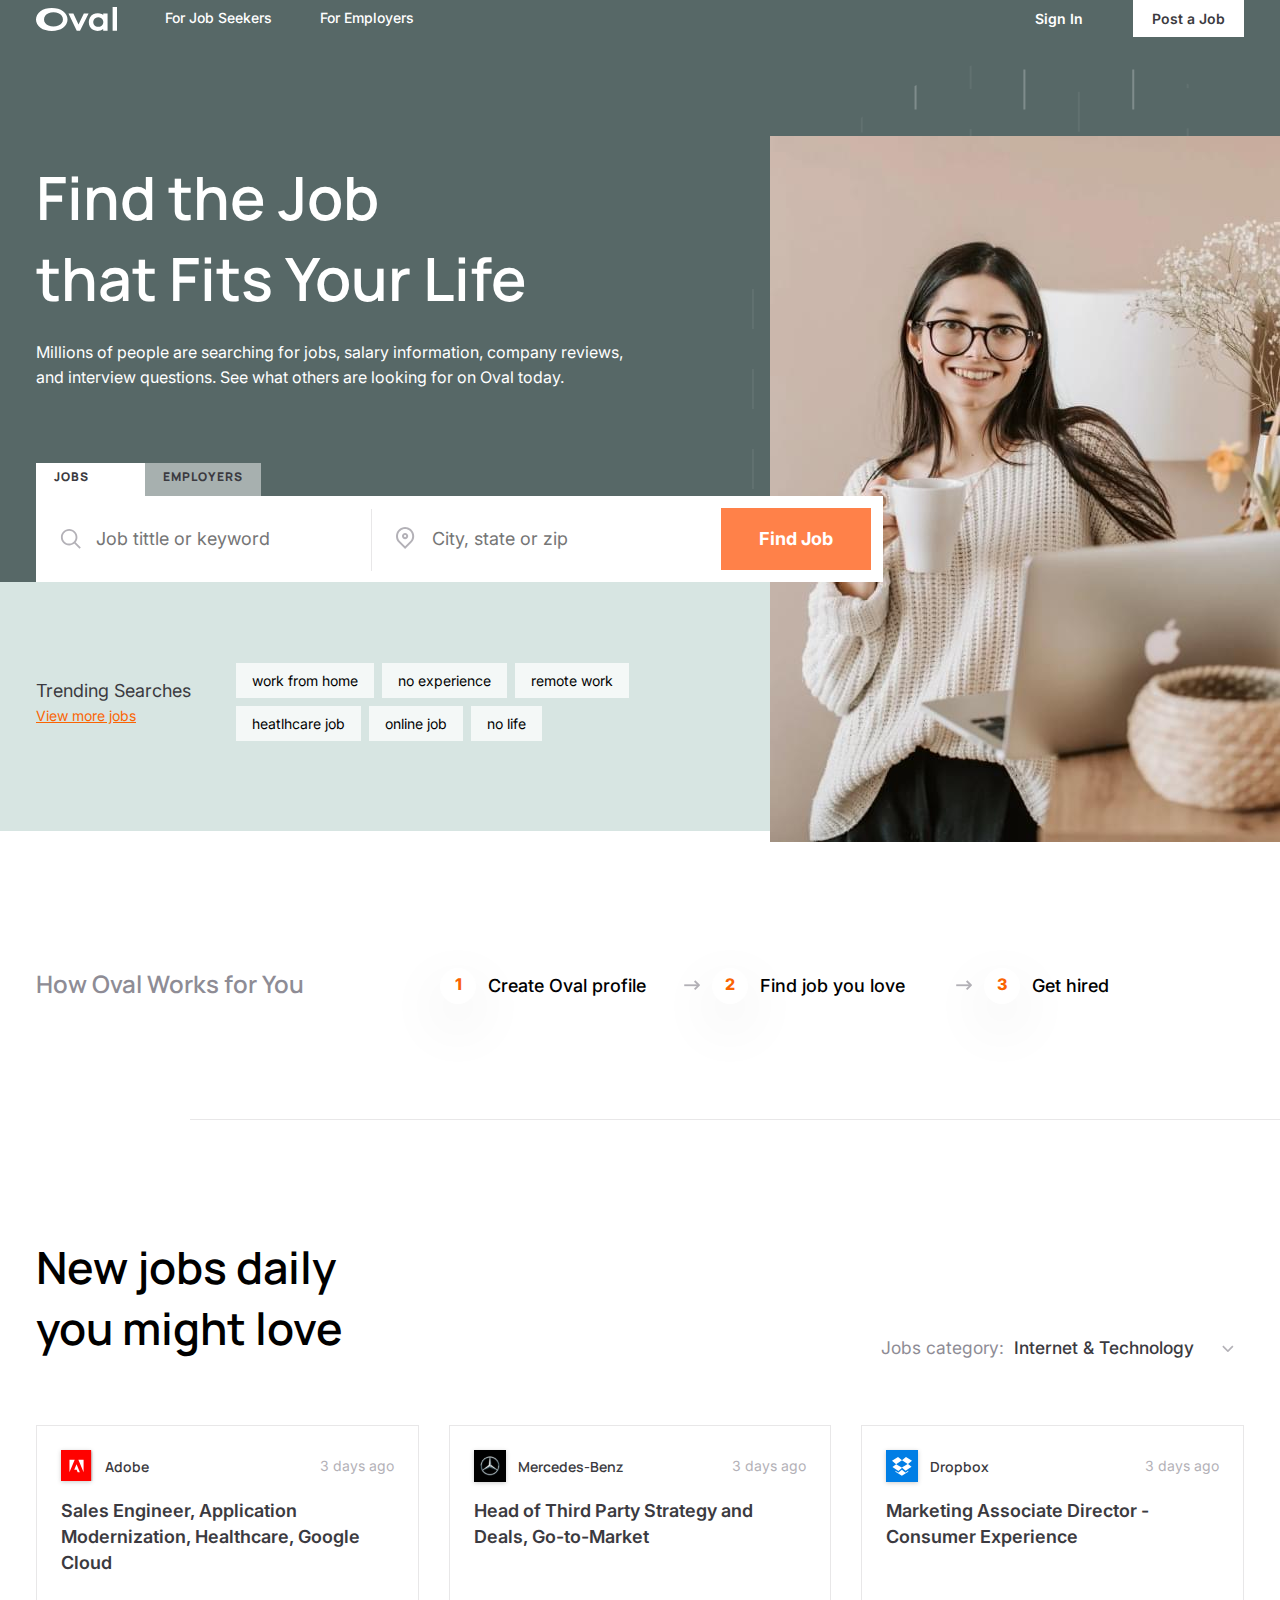
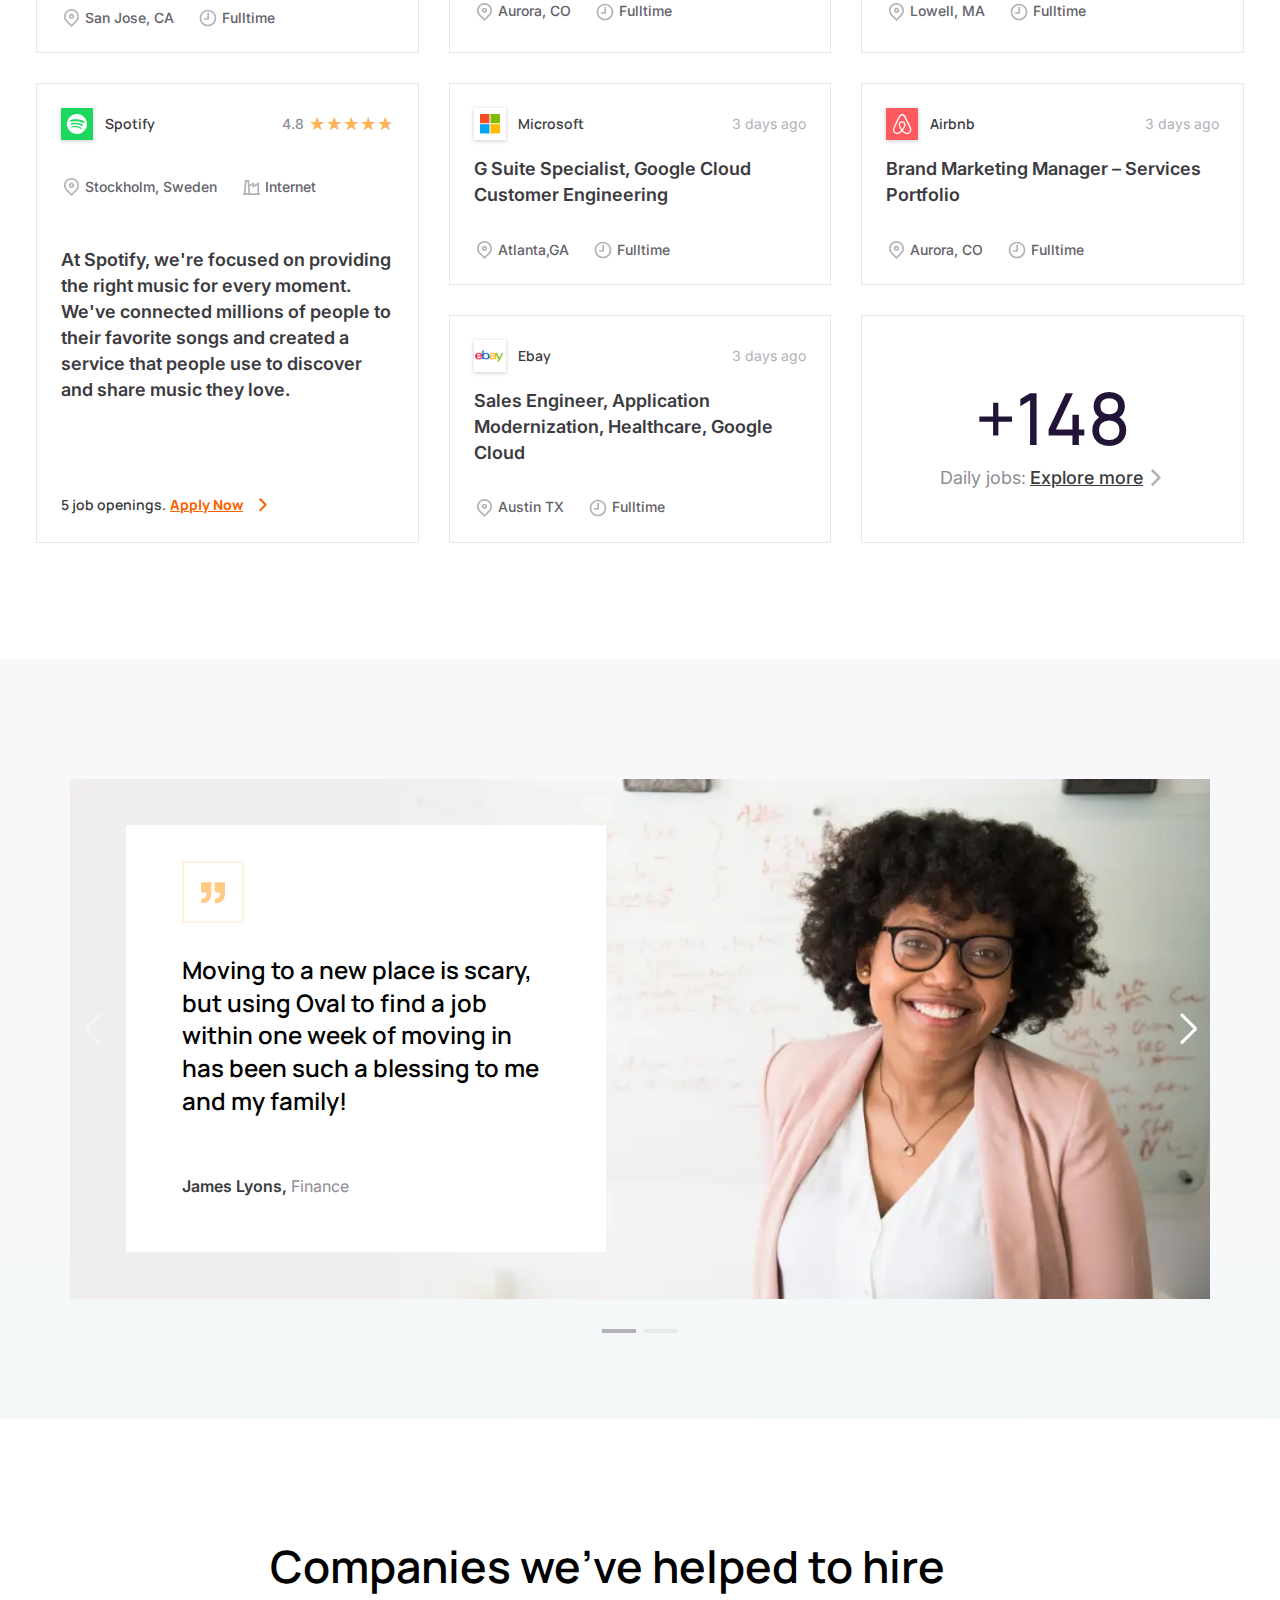
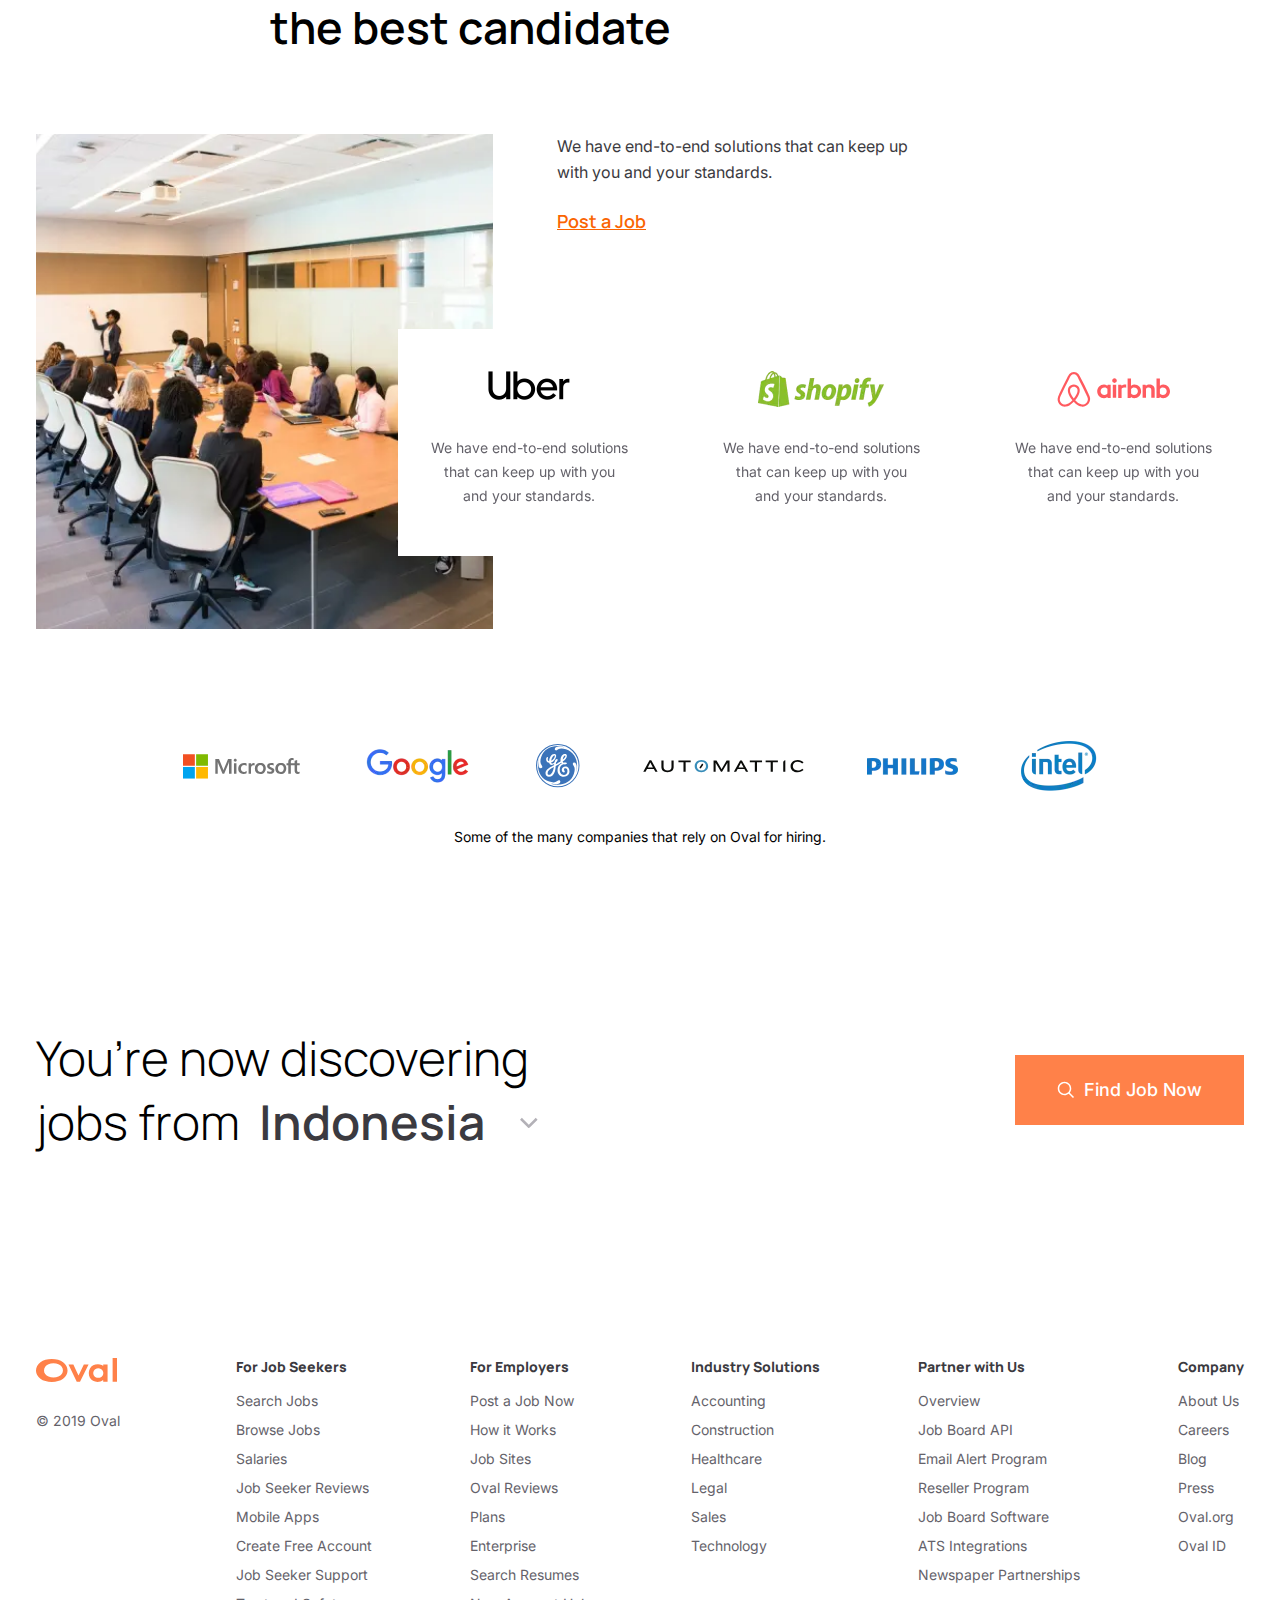
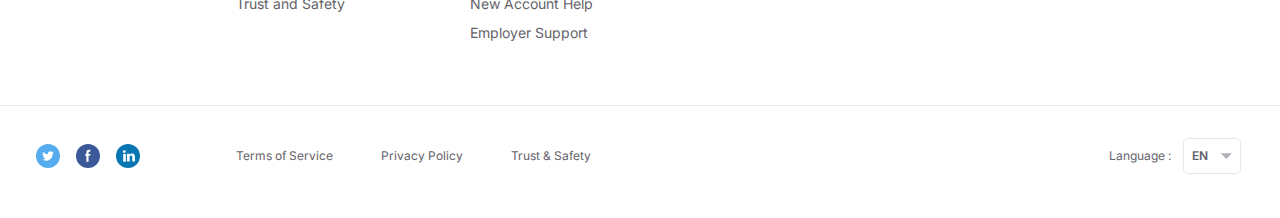
<file: index.html>
<!DOCTYPE html>
<html lang="en">

<head>
	<title>Oval</title>
	<meta charset="UTF-8">
	<meta name="format-detection" content="telephone=no">
	<!-- <style>body{opacity: 0;}</style> -->
	<link rel="stylesheet" href="css/style.min.css?_v=20230412152255">
	<link rel="shortcut icon" href="favicon.ico">
	<!-- <meta name="robots" content="noindex, nofollow"> -->
	<meta name="viewport" content="width=device-width, initial-scale=1.0">
</head>

<body>
	<div class="wrapper">
		<header class="header">
			<div class="header__container">
				<a href="index.html" class="header__logo"><img src="img/header/logo.svg" alt="Logo"></a>
				<div class="header__menu menu">
					<button type="button" class="menu__icon icon-menu"><span></span></button>
					<nav class="menu__body">
						<ul class="menu__list">
							<li class="menu__item"><a href="jobs.html" class="menu__link">For Job Seekers</a></li>
							<li class="menu__item"><a href="emp.html" class="menu__link">For Employers</a></li>
						</ul>
					</nav>
				</div>
				<div class="header__actions">
					<button type="button" data-da=".menu__body, 498" class="header__button button button__transparent">Sign In</button>
					<button type="button" data-da=".menu__body, 398" class="header__button button button__white">Post a Job</button>
				</div>
			</div>
		</header>
		<main class="page">
			<section class="page__main main">
				<div class="main__container">
					<div class="main__content">
						<div class="main__find find-main">
							<div class="find-main__part">
								<div class="find-main__description">
									<h1 class="find-main__title title">Find the Job <br> that Fits Your Life</h1>
									<div class="find-main__subtitle">
										Millions of people are searching for jobs, salary information, company reviews, and interview questions. See what others are looking for on Oval today.
									</div>
								</div>
								<div class="find-main__photo">
									<picture class="logotip">
										<source media="(max-width: 320px)" srcset="img/main/header-image-3.jpg">
										<source media="(max-width: 1149.98px)" srcset="img/main/header-image-4.jpg">
										<img src="img/main/header-image.jpg" alt="Main photo" />
									</picture>
								</div>
							</div>
							<div data-tabs class="find-main__tabs tabs">
								<nav data-tabs-titles class="tabs__navigation">
									<button type="button" class="tabs__title _tab-active">Jobs</button>
									<button type="button" class="tabs__title">Employers</button>
								</nav>
								<div data-tabs-body class="tabs__content">
									<div class="tabs__body">
										<form action="" method="get" class="tabs__form form">
											<div class="form__label">
												<div class="form__icon">
													<img src="img/icons/search.svg" alt="">
												</div>
												<input class="form__input form__input_1" name="s" placeholder="Job tittle or keyword" type="search">
											</div>
											<div class="form__label">
												<div class="form__icon">
													<img src="img/icons/shape.svg" alt="">
												</div>
												<input class="form__input form__input_2" name="s" placeholder="City, state or zip" type="search">
											</div>
											<button type="submit" class="form__button button button__orange">Find Job</button>
										</form>
									</div>
									<div class="tabs__body">
										<form action="" method="get" class="tabs__form form">
											<div class="form__label">
												<div class="form__icon">
													<img src="img/icons/search.svg" alt="">
												</div>
												<input class="form__input form__input_1" name="s" placeholder="Job tittle or keyword" type="search">
											</div>
											<div class="form__label">
												<div class="form__icon">
													<img src="img/icons/shape.svg" alt="">
												</div>
												<input class="form__input form__input_2" name="s" placeholder="City, state or zip" type="search">
											</div>
											<button type="submit" class="form__button button button__orange">Find Job</button>
										</form>
									</div>
								</div>
							</div>
							<div class="find-main__bg"></div>
						</div>
					</div>
				</div>
			</section>
			<section class="page__trending trending">
				<div class="trending__container">
					<div class="trending__content">
						<div class="trending__search">
							<div class="trending__title">Trending Searches</div>
							<a class="trending__link" href="#">View more jobs</a>
						</div>
						<div class="trending__tags" id="myBtnContainer">
							<button class="trending__btn btn" onclick="filterSelection('home')">work from home</button>
							<button class="trending__btn btn" onclick="filterSelection('experience')">no experience</button>
							<button class="trending__btn btn" onclick="filterSelection('remote')">remote work</button>
							<button class="trending__btn btn" onclick="filterSelection('heatlhcare')">heatlhcare job</button>
							<button class="trending__btn btn" onclick="filterSelection('online')">online job</button>
							<button class="trending__btn btn" onclick="filterSelection('no-life')">no life</button>
						</div>
					</div>
				</div>
			</section>
			<section class="page__how how">
				<div class="how__container">
					<div class="how__content">
						<div class="how__label">How Oval Works for You</div>
						<div class="how__items">
							<ol class="how__list">
								<li>Create Oval profile</li>
								<li>Find job you love</li>
								<li>Get hired</li>
							</ol>
						</div>
					</div>
				</div>
			</section>
			<section class="page__daily daily">
				<div class="daily__container">
					<div class="daily__content">
						<div class="daily__description description-daily">
							<h2 class="description-daily__title title_medium">New jobs daily you might love</h2>
							<div class="description-daily__form">
								<form action="" class="form-select">
									<div class="form-select__label">Jobs category:</div>
									<select class="form-select__select" name="form[]" data-class-modif="form">
										<option value="1" selected>Internet & Technology</option>
										<option value="2">Marketing</option>
										<option value="3">Tourism</option>
										<option value="4">Building</option>
									</select>
								</form>
							</div>
						</div>
						<div class="daily__body body-daily">
							<div class="body-daily__item card-jobs">
								<div class="card-jobs__info info-card-jobs">
									<a href="profile-company.html" class="info-card-jobs__logo">
										<img src="img/logo/adobe.svg" alt="Adobe">
									</a>
									<a href="profile-company.html" class="info-card-jobs__company">Adobe</a>
									<div class="info-card-jobs__days">3 days ago</div>
								</div>
								<a href="vacancy.html" class="card-jobs__vacancy">Sales Engineer, Application Modernization, Healthcare, Google Cloud</a>
								<div class="card-jobs__conditions conditions-card">
									<div class="conditions-card__item conditions-card__item_city">San Jose, CA</div>
									<div class="conditions-card__item conditions-card__item_time">Fulltime</div>
								</div>
							</div>
							<div class="body-daily__item card-jobs">
								<div class="card-jobs__info info-card-jobs">
									<a href="#" class="info-card-jobs__logo">
										<img src="img/logo/mercedes.svg" alt="Mercedes">
									</a>
									<a href="#" class="info-card-jobs__company">Mercedes-Benz</a>
									<div class="info-card-jobs__days">3 days ago</div>
								</div>
								<a href="#" class="card-jobs__vacancy">Head of Third Party Strategy and Deals, Go-to-Market</a>
								<div class="card-jobs__conditions conditions-card">
									<div class="conditions-card__item conditions-card__item_city">Aurora, CO</div>
									<div class="conditions-card__item conditions-card__item_time">Fulltime</div>
								</div>
							</div>
							<div class="body-daily__item card-jobs">
								<div class="card-jobs__info info-card-jobs">
									<a href="#" class="info-card-jobs__logo">
										<img src="img/logo/dropbox.svg" alt="Dropbox">
									</a>
									<a href="#" class="info-card-jobs__company">Dropbox</a>
									<div class="info-card-jobs__days">3 days ago</div>
								</div>
								<a href="#" class="card-jobs__vacancy">Marketing Associate Director - Consumer Experience</a>
								<div class="card-jobs__conditions conditions-card">
									<div class="conditions-card__item conditions-card__item_city">Lowell, MA</div>
									<div class="conditions-card__item conditions-card__item_time">Fulltime</div>
								</div>
							</div>
							<div class="body-daily__item item-daily card-employer">
								<div class="card-employer__info info-card-employer">
									<a href="#" class="info-card-employer__logo">
										<img src="img/logo/spotify.svg" alt="Spotify">
									</a>
									<a href="#" class="info-card-employer__name">Spotify</a>
									<div class="info-card-employer__stars">
										<div class="rating">
											<div class="rating__value">4.8</div>
											<div class="rating__body">
												<div class="rating__active"></div>
												<div class="rating__items">
													<input type="radio" class="rating__item" value="1" name="rating">
													<input type="radio" class="rating__item" value="2" name="rating">
													<input type="radio" class="rating__item" value="3" name="rating">
													<input type="radio" class="rating__item" value="4" name="rating">
													<input type="radio" class="rating__item" value="5" name="rating">
												</div>
											</div>
										</div>
									</div>
								</div>
								<div class="card-employer__conditions conditions-card">
									<div class="conditions-card__item conditions-card__item_city">Stockholm, Sweden</div>
									<div class="conditions-card__item conditions-card__item_internet">Internet</div>
								</div>
								<div class="card-employer__about">At Spotify, we're focused on providing the right music for every moment. We've connected millions of people to their favorite songs and created a service that people use to discover and share music they love.</div>
								<div class="card-employer__vacancy vacancy-employer">
									<span class="vacancy-employer__label">5 job openings.</span>
									<a href="#" class="vacancy-employer__link">
										<span>Apply Now</span>
										<div class="vacancy-employer__svg">
											<svg width="8" height="14" viewBox="0 0 8 14" xmlns="http://www.w3.org/2000/svg">
												<path d="M1.41421 0L7.41421 6C7.7747 6.36048 7.80243 6.92772 7.4974 7.32001L7.41421 7.41421L1.41421 13.4142L0 12L5.29211 6.70711L0 1.41421L1.41421 0Z" />
											</svg>
										</div>
									</a>
								</div>
							</div>
							<div class="body-daily__item card-jobs">
								<div class="card-jobs__info info-card-jobs">
									<a href="#" class="info-card-jobs__logo">
										<img src="img/logo/microsoft.svg" alt="Microsoft">
									</a>
									<a href="#" class="info-card-jobs__company">Microsoft</a>
									<div class="info-card-jobs__days">3 days ago</div>
								</div>
								<a href="#" class="card-jobs__vacancy">G Suite Specialist, Google Cloud Customer Engineering</a>
								<div class="card-jobs__conditions conditions-card">
									<div class="conditions-card__item conditions-card__item_city">Atlanta,GA</div>
									<div class="conditions-card__item conditions-card__item_time">Fulltime</div>
								</div>
							</div>
							<div class="body-daily__item card-jobs">
								<div class="card-jobs__info info-card-jobs">
									<a href="#" class="info-card-jobs__logo">
										<img src="img/logo/airnbnb.svg" alt="Airbnb">
									</a>
									<a href="#" class="info-card-jobs__company">Airbnb</a>
									<div class="info-card-jobs__days">3 days ago</div>
								</div>
								<a href="#" class="card-jobs__vacancy">Brand Marketing Manager – Services Portfolio</a>
								<div class="card-jobs__conditions conditions-card">
									<div class="conditions-card__item conditions-card__item_city">Aurora, CO</div>
									<div class="conditions-card__item conditions-card__item_time">Fulltime</div>
								</div>
							</div>
							<div class="body-daily__item card-jobs">
								<div class="card-jobs__info info-card-jobs">
									<a href="#" class="info-card-jobs__logo">
										<img src="img/logo/ebay.svg" alt="Ebay">
									</a>
									<a href="#" class="info-card-jobs__company">Ebay</a>
									<div class="info-card-jobs__days">3 days ago</div>
								</div>
								<a href="#" class="card-jobs__vacancy">Sales Engineer, Application Modernization, Healthcare, Google Cloud</a>
								<div class="card-jobs__conditions conditions-card">
									<div class="conditions-card__item conditions-card__item_city">Austin TX</div>
									<div class="conditions-card__item conditions-card__item_time">Fulltime</div>
								</div>
							</div>
							<div class="body-daily__item item-daily show-more">
								<div class="show-more__counter">+148</div>
								<div class="show-more__body">
									<span class="show-more__label">Daily jobs:</span>
									<a href="#" class="show-more__link">
										<span>Explore more</span>
										<div class="show-more__svg">
											<svg width="8" height="14" viewBox="0 0 8 14" xmlns="http://www.w3.org/2000/svg">
												<path d="M1.41421 0L7.41421 6C7.7747 6.36048 7.80243 6.92772 7.4974 7.32001L7.41421 7.41421L1.41421 13.4142L0 12L5.29211 6.70711L0 1.41421L1.41421 0Z" />
											</svg>
										</div>
									</a>
								</div>
							</div>
						</div>
					</div>
				</div>
			</section>
			<div class="page__bg">
				<section class="page__review review">
					<div class="review__container">
						<div class="review__content">
							<div class="review__slider slider-review swiper">
								<div class="slider-review__wrapper swiper-wrapper">
									<div class="slider-review__slide slide-review slide-review_1 swiper-slide">
										<div class="slide-review__img">
											<picture><source srcset="img/review/01.webp" type="image/webp"><img src="img/review/01.jpg" alt=""></picture>
										</div>
										<div class="slider-review__body body-slider-review">
											<div class="body-slider-review__svg">
												<img src="img/review/quotes.svg" alt="">
											</div>
											<div class="body-slider-review__wrapper">
												<div class="body-slider-review__text">Moving to a new place is scary, but using Oval to find a job within one week of moving in has been such a blessing to me and my family!</div>
												<div class="body-slider-review__data">
													<span class="body-slider-review__name">James Lyons,</span>
													<span class="body-slider-review__workarea">Finance</span>
												</div>
											</div>
										</div>
									</div>
									<div class="slider-review__slide slide-review slide-review_2 swiper-slide">
										<div class="slide-review__img">
											<picture><source srcset="img/main/header-image-4.webp" type="image/webp"><img src="img/main/header-image-4.jpg" alt=""></picture>
										</div>
										<div class="slider-review__body body-slider-review">
											<div class="body-slider-review__svg">
												<img src="img/review/quotes.svg" alt="">
											</div>
											<div class="body-slider-review__wrapper">
												<div class="body-slider-review__text">Moving to a new place is scary, but using Oval to find a job within one week of moving in has been such a blessing to me and my family!</div>
												<div class="body-slider-review__data">
													<span class="body-slider-review__name">James Lyons,</span>
													<span class="body-slider-review__workarea">Finance</span>
												</div>
											</div>
										</div>
									</div>

								</div>
								<button type="button" class="swiper-button-prev"></button>
								<button type="button" class="swiper-button-next"></button>
							</div>
							<div class="swiper-pagination"></div>
						</div>
					</div>
			</div>
			</section>
			<section class="page__partners partners">
				<div class="partners__container">
					<div class="partners__content">
						<h2 class="partners__title title_medium">Companies we’ve helped to hire the best candidate</h2>
						<div class="partners__body">
							<div class="partners__image">
								<picture><source srcset="img/partners/01.webp" type="image/webp"><img src="img/partners/01.jpg" alt=""></picture>
							</div>
							<div class="partners__item">
								<div class="partners__subtitle">We have end-to-end solutions that can keep up with you and your standards.</div>
								<a href="#" class="partners__link">Post a Job</a>
							</div>
						</div>
						<div class="partners__slider swiper">
							<div class="partners__wrapper swiper-wrapper">
								<div class="partners__slide slide-partners swiper-slide">
									<a href="#" class="slide-partners__logo">
										<picture><source srcset="img/partners/uber.webp" type="image/webp"><img src="img/partners/uber.png" alt=""></picture>
									</a>
									<div class="slide-partners__description">We have end-to-end solutions that can keep up with you and your standards.</div>
								</div>
								<div class="partners__slide slide-partners swiper-slide">
									<a href="#" class="slide-partners__logo">
										<picture><source srcset="img/partners/shopify.webp" type="image/webp"><img src="img/partners/shopify.png" alt=""></picture>
									</a>
									<div class="slide-partners__description">We have end-to-end solutions that can keep up with you and your standards.</div>
								</div>
								<div class="partners__slide slide-partners swiper-slide">
									<a href="#" class="slide-partners__logo">
										<img src="img/partners/airbnb.svg" alt="">
									</a>
									<div class="slide-partners__description">We have end-to-end solutions that can keep up with you and your standards.</div>
								</div>


								<div class="partners__slide slide-partners swiper-slide">
									<a href="#" class="slide-partners__logo">
										<picture><source srcset="img/partners/uber.webp" type="image/webp"><img src="img/partners/uber.png" alt=""></picture>
									</a>
									<div class="slide-partners__description">We have end-to-end solutions that can keep up with you and your standards.</div>
								</div>
								<div class="partners__slide slide-partners swiper-slide">
									<a href="#" class="slide-partners__logo">
										<picture><source srcset="img/partners/shopify.webp" type="image/webp"><img src="img/partners/shopify.png" alt=""></picture>
									</a>
									<div class="slide-partners__description">We have end-to-end solutions that can keep up with you and your standards.</div>
								</div>
								<div class="partners__slide slide-partners swiper-slide">
									<a href="#" class="slide-partners__logo">
										<img src="img/partners/airbnb.svg" alt="">
									</a>
									<div class="slide-partners__description">We have end-to-end solutions that can keep up with you and your standards.</div>
								</div>
							</div>
						</div>
						<div class="partners__company company-partners">
							<div class="company-partners__items">
								<a href="#" class="company-partners__item">
									<img src="img/partners/microsoft.svg" alt="microsoft">
								</a>
								<a href="#" class="company-partners__item">
									<picture><source srcset="img/partners/google.webp" type="image/webp"><img src="img/partners/google.png" alt="google"></picture>
								</a>
								<a href="#" class="company-partners__item">
									<img src="img/partners/ge.svg" alt="GE">
								</a>
								<a href="#" class="company-partners__item">
									<img src="img/partners/automatic.svg" alt="automatic">
								</a>
								<a href="#" class="company-partners__item">
									<picture><source srcset="img/partners/philips.webp" type="image/webp"><img src="img/partners/philips.png" alt="philips"></picture>
								</a>
								<a href="#" class="company-partners__item">
									<picture><source srcset="img/partners/intel.webp" type="image/webp"><img src="img/partners/intel.png" alt="intel"></picture>
								</a>
							</div>
							<div class="company-partners__label">Some of the many companies that rely on Oval for hiring.</div>
						</div>

					</div>
				</div>
			</section>
			<section class="page__discover discover">
				<div class="discover__container">
					<div class="discover__content">
						<div class="discover__form">
							<form action="" class="select discover-select">
								<label class="select__label">You’re now discovering</label>
								<div class="select__2">
									<label class="select__label">jobs from </label>
									<select class="select__choice" name="form[]" data-class-modif="form">
										<option value="1" selected>Indonesia</option>
										<option value="2">Ukraine</option>
										<option value="3">Poland</option>
										<option value="4">England</option>
									</select>

								</div>
							</form>
						</div>
						<a href="#" class="discover__button button__orange">
							<svg width="24" height="24" viewBox="0 0 24 24" xmlns="http://www.w3.org/2000/svg">
								<path fill-rule="evenodd" clip-rule="evenodd" d="M19 10C19 5.02944 14.9706 1 10 1C5.02944 1 1 5.02944 1 10C1 14.9706 5.02944 19 10 19C12.1248 19 14.0776 18.2637 15.6172 17.0323L21.2929 22.7071L22.7071 21.2929L17.0323 15.6172C18.2637 14.0776 19 12.1248 19 10ZM3 10C3 6.13401 6.13401 3 10 3C13.866 3 17 6.13401 17 10C17 13.866 13.866 17 10 17C6.13401 17 3 13.866 3 10Z" />
							</svg>
							<span>Find Job Now</span>
						</a>
					</div>
				</div>
			</section>
	</div>
	</main>
	<footer class="footer">
		<div class="footer__container">
			<div class="footer__content">
				<div class="footer__top top-footer">
					<div class="top-footer__left">
						<a href="#" class="top-footer__logo">
							<img src="img/footer/oval-orange.svg" alt="Oval">
						</a>
						<p>&#169; 2019 Oval</p>
					</div>
					<div class="top-footer__right">
						<div class="top-footer__column column-top-footer">
							<div class="column-top-footer__title">For Job Seekers</div>
							<ul class="column-top-footer__list">
								<li><a href="#" class="column-top-footer__link">Search Jobs</a></li>
								<li><a href="#" class="column-top-footer__link">Browse Jobs</a></li>
								<li><a href="#" class="column-top-footer__link">Salaries</a></li>
								<li><a href="#" class="column-top-footer__link">Job Seeker Reviews</a></li>
								<li><a href="#" class="column-top-footer__link">Mobile Apps</a></li>
								<li><a href="#" class="column-top-footer__link">Create Free Account</a></li>
								<li><a href="#" class="column-top-footer__link">Job Seeker Support</a></li>
								<li><a href="#" class="column-top-footer__link">Trust and Safety</a></li>
							</ul>
						</div>
						<div class="top-footer__column column-top-footer">
							<div class="column-top-footer__title">For Employers</div>
							<ul class="column-top-footer__list">
								<li><a href="#" class="column-top-footer__link">Post a Job Now</a></li>
								<li><a href="#" class="column-top-footer__link">How it Works</a></li>
								<li><a href="#" class="column-top-footer__link">Job Sites</a></li>
								<li><a href="#" class="column-top-footer__link">Oval Reviews</a></li>
								<li><a href="price.html" class="column-top-footer__link">Plans</a></li>
								<li><a href="#" class="column-top-footer__link">Enterprise</a></li>
								<li><a href="#" class="column-top-footer__link">Search Resumes</a></li>
								<li><a href="#" class="column-top-footer__link">New Account Help</a></li>
								<li><a href="#" class="column-top-footer__link">Employer Support</a></li>
							</ul>
						</div>
						<div class="top-footer__column column-top-footer">
							<div class="column-top-footer__title">Industry Solutions</div>
							<ul class="column-top-footer__list">
								<li><a href="#" class="column-top-footer__link">Accounting</a></li>
								<li><a href="#" class="column-top-footer__link">Construction</a></li>
								<li><a href="#" class="column-top-footer__link">Healthcare</a></li>
								<li><a href="#" class="column-top-footer__link">Legal</a></li>
								<li><a href="#" class="column-top-footer__link">Sales</a></li>
								<li><a href="#" class="column-top-footer__link">Technology</a></li>
							</ul>
						</div>
						<div class="top-footer__column column-top-footer">
							<div class="column-top-footer__title">Partner with Us</div>
							<ul class="column-top-footer__list">
								<li><a href="#" class="column-top-footer__link">Overview</a></li>
								<li><a href="#" class="column-top-footer__link">Job Board API</a></li>
								<li><a href="#" class="column-top-footer__link">Email Alert Program</a></li>
								<li><a href="#" class="column-top-footer__link">Reseller Program</a></li>
								<li><a href="#" class="column-top-footer__link">Job Board Software</a></li>
								<li><a href="#" class="column-top-footer__link">ATS Integrations</a></li>
								<li><a href="#" class="column-top-footer__link">Newspaper Partnerships</a></li>
							</ul>
						</div>
						<div class="top-footer__column column-top-footer">
							<div class="column-top-footer__title">Company</div>
							<ul class="column-top-footer__list">
								<li><a href="#" class="column-top-footer__link">About Us</a></li>
								<li><a href="#" class="column-top-footer__link">Careers</a></li>
								<li><a href="#" class="column-top-footer__link">Blog</a></li>
								<li><a href="#" class="column-top-footer__link">Press</a></li>
								<li><a href="#" class="column-top-footer__link">Oval.org</a></li>
								<li><a href="#" class="column-top-footer__link">Oval ID</a></li>
							</ul>
						</div>
					</div>
				</div>
			</div>
		</div>
		<div class="footer__line"></div>
		<div class="footer__container">
			<div class="footer__content">
				<div class="footer__bottom bottom-footer">
					<div class="bottom-footer__social social">
						<ul class="social__list">
							<li><a href="#" class="social__link social__link_twitter">
									<img src="img/icons/twitter.svg" alt="twitter">
								</a></li>
							<li><a href="#" class="social__link social__link_facebook">
									<img src="img/icons/facebook.svg" alt="facebook">
								</a></li>
							<li><a href="#" class="social__link social__link_linkedin">
									<img src="img/icons/linkedin.svg" alt="linkedin">
								</a></li>
						</ul>
					</div>
					<div class="bottom-footer__links">
						<ul class="bottom-footer__list">
							<li><a href="#" class="bottom-footer__link">Terms of Service</a></li>
							<li><a href="#" class="bottom-footer__link">Privacy Policy</a></li>
							<li><a href="#" class="bottom-footer__link">Trust & Safety</a></li>
						</ul>
					</div>
					<div class="bottom-footer__language language">
						<span>Language :</span>
						<button class="language__button">
							<span class="language__choice">EN</span>
							<svg width="12" height="6" viewBox="0 0 12 6" fill="none" xmlns="http://www.w3.org/2000/svg">
								<path fill-rule="evenodd" clip-rule="evenodd" d="M11.9805 0.333344L6.3236 5.9902L0.666748 0.333344H11.9805Z" fill="#B3B1B7" />
							</svg>
						</button>
					</div>
				</div>
			</div>
		</div>
	</footer>
	</div>
	<script src="js/app.min.js?_v=20230412152255"></script>
</body>

</html>
</file>
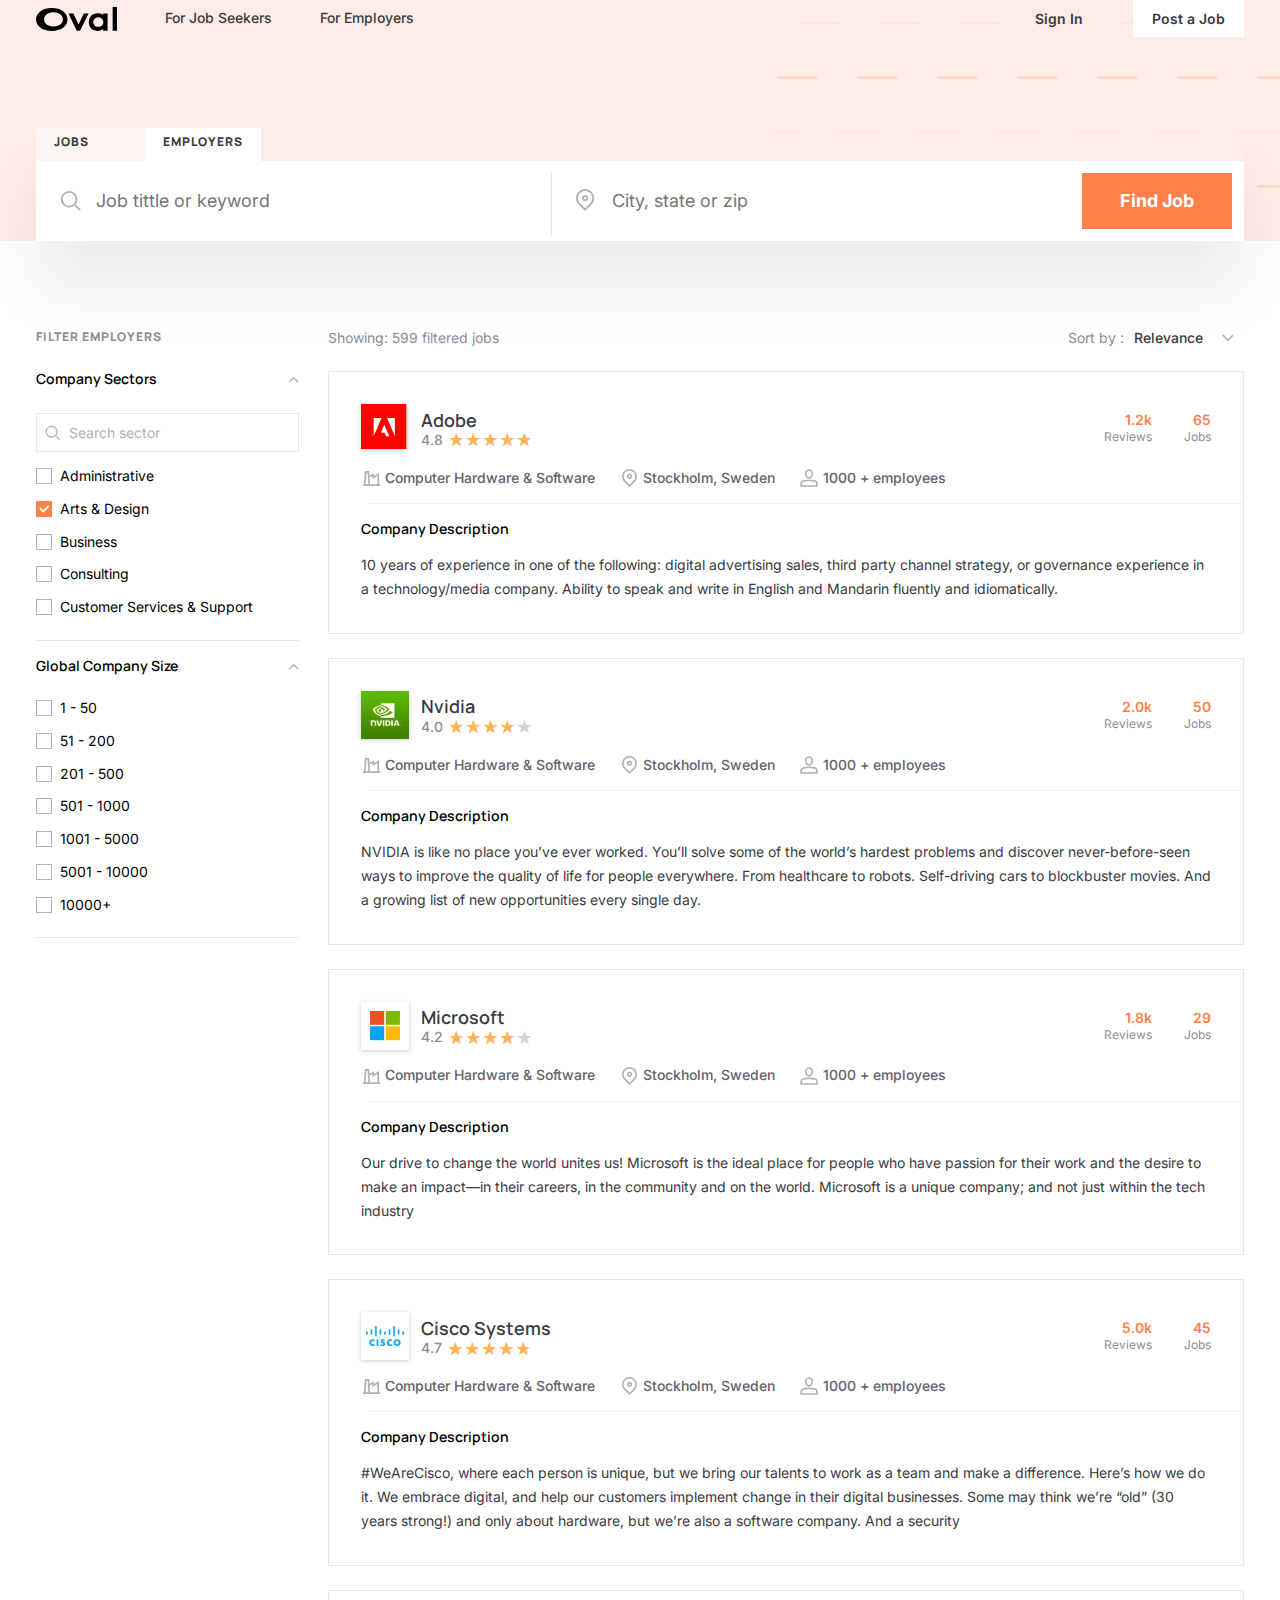
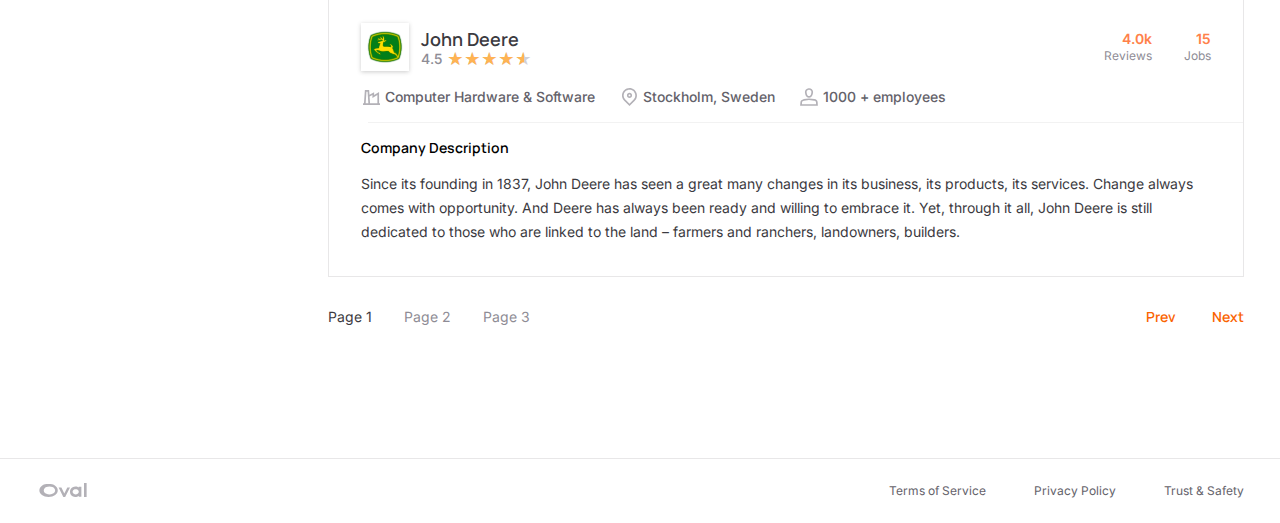
<file: emp.html>
<!DOCTYPE html>
<html lang="en">

<head>
	<title>Oval</title>
	<meta charset="UTF-8">
	<meta name="format-detection" content="telephone=no">
	<!-- <style>body{opacity: 0;}</style> -->
	<link rel="stylesheet" href="css/style.min.css?_v=20230412152255">
	<link rel="shortcut icon" href="favicon.ico">
	<!-- <meta name="robots" content="noindex, nofollow"> -->
	<meta name="viewport" content="width=device-width, initial-scale=1.0">
</head>

<body>
	<div class="wrapper">
		<header class="header">
			<div class="header__container">
				<a href="index.html" class="header__logo">
					<img src="img/footer/oval-black.svg" alt="logo">
				</a>
				<div class="header__menu menu menu_1">
					<button type="button" class="menu__icon icon-menu icon-menu_1"><span></span></button>
					<nav class="menu__body menu__body_1">
						<ul class="menu__list menu__list >
					<li class=" menu__item"><a href="jobs.html" class="menu__link  menu__link_1">For Job Seekers</a></li>
							<li class="menu__item"><a href="emp.html" class="menu__link menu__link_1">For Employers</a></li>
						</ul>
					</nav>
				</div>
				<div class="header__actions header__actions_1">
					<button type="button" data-da=".menu__body, 498" class="header__button button button__transparent button__transparent_1">Sign In</button>
					<button type="button" data-da=".menu__body, 398" class="header__button button button__white">Post a Job</button>
				</div>
			</div>
		</header>
		<main class="page">
			<section class="page__emp emp">
				<div class="jobs__container">
					<div class="jobs__content">
						<div data-tabs class="jobs__tabs tabs">
							<nav data-tabs-titles class="tabs__navigation">
								<button type="button" class="tabs__title">Jobs</button>
								<button type="button" class="tabs__title _tab-active">Employers</button>
							</nav>
							<div data-tabs-body class="tabs__content">
								<div class="tabs__body">
									<form action="" method="get" class="tabs__form form form_big">
										<div class="form__label">
											<div class="form__icon">
												<img src="img/icons/search.svg" alt="">
											</div>
											<input class="form__input form__input_1" name="s" placeholder="Job tittle or keyword" type="search">
										</div>
										<div class="form__label">
											<div class="form__icon">
												<img src="img/icons/shape.svg" alt="">
											</div>
											<input class="form__input form__input_2" name="s" placeholder="City, state or zip" type="search">
										</div>
										<button type="submit" class="form__button button button__orange">Find Job</button>
									</form>
								</div>
								<div class="tabs__body">
									<form action="" method="get" class="tabs__form form form_big">
										<div class="form__label">
											<div class="form__icon">
												<img src="img/icons/search.svg" alt="">
											</div>
											<input class="form__input form__input_1" name="s" placeholder="Job tittle or keyword" type="search">
										</div>
										<div class="form__label">
											<div class="form__icon">
												<img src="img/icons/shape.svg" alt="">
											</div>
											<input class="form__input form__input_2" name="s" placeholder="City, state or zip" type="search">
										</div>
										<button type="submit" class="form__button button button__orange">Find Job</button>
									</form>
								</div>
							</div>
						</div>
						<div class="find-main__bg find-main__bg_emp"></div>
					</div>
				</div>
			</section>
			<section class="page__search search-jobs">
				<div class="search-jobs__container">
					<div class="search-jobs__content">
						<aside class="search-jobs__filter filter-search-jobs">
							<div class="filter-search-jobs__title title_filter">Filter Employers</div>
							<div data-spollers class="spollers">
								<div class="spollers__item">
									<button data-spoller type="button" class="spollers__title _spoller-active">Company Sectors</button>
									<div class="spollers__body filter">
										<div class="filter__block">
											<div class="filter__search">
												<input type="search" name="search" id="search" placeholder="Search sector">
											</div>
											<ul class="filter__list filter__list_employer">
												<li>
													<input type="checkbox" name="job-types" id="administrative" value="1">
													<label for="administrative"><span>Administrative</span></label>
												</li>
												<li>
													<input type="checkbox" name="job-types" id="arts-design" value="2" checked>
													<label for="arts-design"><span>Arts & Design</span></label>
												</li>
												<li>
													<input type="checkbox" name="job-types" id="business" value="3">
													<label for="business"><span>Business</span></label>
												</li>
												<li>
													<input type="checkbox" name="job-types" id="consulting" value="4">
													<label for="consulting"><span>Consulting</span></label>
												</li>
												<li>
													<input type="checkbox" name="job-types" id="customer-services-support" value="5">
													<label for="customer-services-support"><span>Customer Services & Support</span></label>
												</li>
											</ul>
										</div>
									</div>
								</div>
								<div class="spollers__item">
									<button type="button" data-spoller class="spollers__title  _spoller-active">Global Company Size</button>
									<div class="spollers__body filter">
										<div class="filter__block">
											<ul class="filter__list filter__list_employer">
												<li>
													<input type="checkbox" name="degree" id="1-50" value="1">
													<label for="1-50"><span>1 - 50</span></label>
												</li>
												<li>
													<input type="checkbox" name="degree" id="51-200" value="2">
													<label for="51-200"><span>51 - 200</span></label>
												</li>
												<li>
													<input type="checkbox" name="degree" id="201-500" value="3">
													<label for="201-500"><span>201 - 500</span></label>
												</li>
												<li>
													<input type="checkbox" name="degree" id="501-1000" value="4">
													<label for="501-1000"><span>501 - 1000</span></label>
												</li>
												<li>
													<input type="checkbox" name="degree" id="1001-5000" value="5">
													<label for="1001-5000"><span>1001 - 5000</span></label>
												</li>
												<li>
													<input type="checkbox" name="degree" id="5001-10000" value="6">
													<label for="5001-10000"><span>5001 - 10000</span></label>
												</li>
												<li>
													<input type="checkbox" name="degree" id="10000+" value="7">
													<label for="10000+"><span>10000+</span></label>
												</li>
											</ul>
										</div>
									</div>
								</div>
							</div>
						</aside>
						<div class="search-jobs__body body-search-jobs">
							<div class="body-search-jobs__el el">
								<div class="body-search-jobs__show">
									Showing: <span>599</span> filtered jobs
								</div>
								<div class="body-search-jobs__sort">
									<div class="body-search-jobs__label">Sort by :</div>
									<select class="select" name="form[]" data-class-modif="form">
										<option value="1" selected>Relevance</option>
										<option value="2">Пункт №2</option>
										<option value="3">Пункт №3</option>
										<option value="4">Пункт №4</option>
									</select>
								</div>
							</div>
							<div class="body-search-jobs__items">
								<div class="body-search-jobs__item card-employer card-employer_big">
									<div class="card-employer__info info-card-employer">
										<a href="profile-company.html" class="info-card-employer__logo">
											<img src="img/logo/adobe.svg" alt="Adobe">
										</a>
										<div class="info-card-employer__data">
											<a href="profile-company.html" class="info-card-employer__name">Adobe</a>
											<div class="info-card-employer__stars">
												<div class="rating">
													<div class="rating__value">4.8</div>
													<div class="rating__body">
														<div class="rating__active"></div>
														<div class="rating__items">
															<input type="radio" class="rating__item" value="1" name="rating">
															<input type="radio" class="rating__item" value="2" name="rating">
															<input type="radio" class="rating__item" value="3" name="rating">
															<input type="radio" class="rating__item" value="4" name="rating">
															<input type="radio" class="rating__item" value="5" name="rating">
														</div>
													</div>
												</div>
											</div>
										</div>
										<div class="info-card-employer__indicators indicators">
											<div class="indicators__reviews">
												<span class="indicators__quantity">1.2k</span>
												<span class="indicators__label">Reviews</span>
											</div>
											<div class="indicators__jobs">
												<span class="indicators__quantity"">65</span>
													<span class=" indicators__label">Jobs</span>
											</div>
										</div>
									</div>
									<div class="card-employer__conditions conditions-card">
										<div class="conditions-card__item conditions-card__item_internet">Computer Hardware & Software</div>
										<div class="conditions-card__item conditions-card__item_city">Stockholm, Sweden</div>
										<div class="conditions-card__item conditions-card__item_employees">1000 + employees</div>
									</div>
									<div class="card-employer__description description">
										<div class="description__title">Company Description</div>
										<p class="description__paragraph">10 years of experience in one of the following: digital advertising sales, third party channel strategy, or governance experience in a technology/media company. Ability to speak and write in English and Mandarin fluently and idiomatically.</p>
									</div>
								</div>
								<div class="body-search-jobs__item card-employer card-employer_big">
									<div class="card-employer__info info-card-employer">
										<a href="#" class="info-card-employer__logo">
											<img src="img/logo/nvidia.svg" alt="Nvidia">
										</a>
										<div class="info-card-employer__data">
											<a href="#" class="info-card-employer__name">Nvidia</a>
											<div class="info-card-employer__stars">
												<div class="rating">
													<div class="rating__value">4.0</div>
													<div class="rating__body">
														<div class="rating__active"></div>
														<div class="rating__items">
															<input type="radio" class="rating__item" value="1" name="rating">
															<input type="radio" class="rating__item" value="2" name="rating">
															<input type="radio" class="rating__item" value="3" name="rating">
															<input type="radio" class="rating__item" value="4" name="rating">
															<input type="radio" class="rating__item" value="5" name="rating">
														</div>
													</div>
												</div>
											</div>
										</div>
										<div class="info-card-employer__indicators indicators">
											<div class="indicators__reviews">
												<span class="indicators__quantity">2.0k</span>
												<span class="indicators__label">Reviews</span>
											</div>
											<div class="indicators__jobs">
												<span class="indicators__quantity"">50</span>
													<span class=" indicators__label">Jobs</span>
											</div>
										</div>
									</div>
									<div class="card-employer__conditions conditions-card">
										<div class="conditions-card__item conditions-card__item_internet">Computer Hardware & Software</div>
										<div class="conditions-card__item conditions-card__item_city">Stockholm, Sweden</div>
										<div class="conditions-card__item conditions-card__item_employees">1000 + employees</div>
									</div>
									<div class="card-employer__description description">
										<div class="description__title">Company Description</div>
										<p class="description__paragraph">NVIDIA is like no place you’ve ever worked. You’ll solve some of the world’s hardest problems and discover never-before-seen ways to improve the quality of life for people everywhere. From healthcare to robots. Self-driving cars to blockbuster movies. And a growing list of new opportunities every single day.</p>
									</div>
								</div>
								<div class="body-search-jobs__item card-employer card-employer_big">
									<div class="card-employer__info info-card-employer">
										<a href="#" class="info-card-employer__logo">
											<img src="img/logo/microsoft.svg" alt="Microsoft">
										</a>
										<div class="info-card-employer__data">
											<a href="#" class="info-card-employer__name">Microsoft</a>
											<div class="info-card-employer__stars">
												<div class="rating">
													<div class="rating__value">4.2</div>
													<div class="rating__body">
														<div class="rating__active"></div>
														<div class="rating__items">
															<input type="radio" class="rating__item" value="1" name="rating">
															<input type="radio" class="rating__item" value="2" name="rating">
															<input type="radio" class="rating__item" value="3" name="rating">
															<input type="radio" class="rating__item" value="4" name="rating">
															<input type="radio" class="rating__item" value="5" name="rating">
														</div>
													</div>
												</div>
											</div>
										</div>
										<div class="info-card-employer__indicators indicators">
											<div class="indicators__reviews">
												<span class="indicators__quantity">1.8k</span>
												<span class="indicators__label">Reviews</span>
											</div>
											<div class="indicators__jobs">
												<span class="indicators__quantity"">29</span>
													<span class=" indicators__label">Jobs</span>
											</div>
										</div>
									</div>
									<div class="card-employer__conditions conditions-card">
										<div class="conditions-card__item conditions-card__item_internet">Computer Hardware & Software</div>
										<div class="conditions-card__item conditions-card__item_city">Stockholm, Sweden</div>
										<div class="conditions-card__item conditions-card__item_employees">1000 + employees</div>
									</div>
									<div class="card-employer__description description">
										<div class="description__title">Company Description</div>
										<p class="description__paragraph">Our drive to change the world unites us!
											Microsoft is the ideal place for people who have passion for their work and the desire to make an impact—in their careers, in the community and on the world. Microsoft is a unique company; and not just within the tech industry</p>
									</div>
								</div>
								<div class="body-search-jobs__item card-employer card-employer_big">
									<div class="card-employer__info info-card-employer">
										<a href="#" class="info-card-employer__logo">
											<img src="img/logo/cisco.svg" alt="Cisco Systems">
										</a>
										<div class="info-card-employer__data">
											<a href="#" class="info-card-employer__name">Cisco Systems</a>
											<div class="info-card-employer__stars">
												<div class="rating">
													<div class="rating__value">4.7</div>
													<div class="rating__body">
														<div class="rating__active"></div>
														<div class="rating__items">
															<input type="radio" class="rating__item" value="1" name="rating">
															<input type="radio" class="rating__item" value="2" name="rating">
															<input type="radio" class="rating__item" value="3" name="rating">
															<input type="radio" class="rating__item" value="4" name="rating">
															<input type="radio" class="rating__item" value="5" name="rating">
														</div>
													</div>
												</div>
											</div>
										</div>
										<div class="info-card-employer__indicators indicators">
											<div class="indicators__reviews">
												<span class="indicators__quantity">5.0k</span>
												<span class="indicators__label">Reviews</span>
											</div>
											<div class="indicators__jobs">
												<span class="indicators__quantity"">45</span>
													<span class=" indicators__label">Jobs</span>
											</div>
										</div>
									</div>
									<div class="card-employer__conditions conditions-card">
										<div class="conditions-card__item conditions-card__item_internet">Computer Hardware & Software</div>
										<div class="conditions-card__item conditions-card__item_city">Stockholm, Sweden</div>
										<div class="conditions-card__item conditions-card__item_employees">1000 + employees</div>
									</div>
									<div class="card-employer__description description">
										<div class="description__title">Company Description</div>
										<p class="description__paragraph">#WeAreCisco, where each person is unique, but we bring our talents to work as a team and make a difference. Here’s how we do it. We embrace digital, and help our customers implement change in their digital businesses. Some may think we’re “old” (30 years strong!) and only about hardware, but we’re also a software company. And a security</p>
									</div>
								</div>
								<div class="body-search-jobs__item card-employer card-employer_big">
									<div class="card-employer__info info-card-employer">
										<a href="#" class="info-card-employer__logo">
											<img src="img/logo/john-deere.svg" alt="John Deere">
										</a>
										<div class="info-card-employer__data">
											<a href="#" class="info-card-employer__name">John Deere</a>
											<div class="info-card-employer__stars">
												<div class="rating">
													<div class="rating__value">4.5</div>
													<div class="rating__body">
														<div class="rating__active"></div>
														<div class="rating__items">
															<input type="radio" class="rating__item" value="1" name="rating">
															<input type="radio" class="rating__item" value="2" name="rating">
															<input type="radio" class="rating__item" value="3" name="rating">
															<input type="radio" class="rating__item" value="4" name="rating">
															<input type="radio" class="rating__item" value="5" name="rating">
														</div>
													</div>
												</div>
											</div>
										</div>
										<div class="info-card-employer__indicators indicators">
											<div class="indicators__reviews">
												<span class="indicators__quantity">4.0k</span>
												<span class="indicators__label">Reviews</span>
											</div>
											<div class="indicators__jobs">
												<span class="indicators__quantity"">15</span>
													<span class=" indicators__label">Jobs</span>
											</div>
										</div>
									</div>
									<div class="card-employer__conditions conditions-card">
										<div class="conditions-card__item conditions-card__item_internet">Computer Hardware & Software</div>
										<div class="conditions-card__item conditions-card__item_city">Stockholm, Sweden</div>
										<div class="conditions-card__item conditions-card__item_employees">1000 + employees</div>
									</div>
									<div class="card-employer__description description">
										<div class="description__title">Company Description</div>
										<p class="description__paragraph">Since its founding in 1837, John Deere has seen a great many changes in its business, its products, its services. Change always comes with opportunity. And Deere has always been ready and willing to embrace it. Yet, through it all, John Deere is still dedicated to those who are linked to the land – farmers and ranchers, landowners, builders.</p>
									</div>
								</div>
							</div>
							<div class="body-search-jobs__count count">
								<div class="pagging">
									<ul class="pagging__list">
										<li>
											<a href="" class="pagging__item _active">Page <span>1</span></a>
										</li>
										<li>
											<a href="" class="pagging__item">Page <span>2</span></a>
										</li>
										<li>
											<a href="" class="pagging__item">Page <span>3</span></a>
										</li>
									</ul>
									<div class="pagging__arrows">
										<a href="" class="pagging__arrow">Prev</a>
										<a href="" class="pagging__arrow">Next</a>
									</div>
								</div>
							</div>
						</div>
					</div>
				</div>
			</section>
		</main>
		<footer class="footer1">
			<div class="footer1__line"></div>
			<div class="footer1__container">
				<div class="footer1__content">
					<a href="index.html" class="footer1__logo">
						<svg width="54" height="16" viewBox="0 0 54 16" fill="none" xmlns="http://www.w3.org/2000/svg">
							<path fill-rule="evenodd" clip-rule="evenodd" d="M54 16V0H51V16H54ZM14.6981 1.57111C13.4194 1.19 12.0188 1 10.5 1C8.98151 1 7.57696 1.18991 6.28993 1.57073C5.00273 1.9516 3.8884 2.48344 2.95109 3.16539C2.01415 3.84709 1.28725 4.6444 0.772561 5.55452C0.257296 6.46567 0 7.44856 0 8.5C0 9.55144 0.257296 10.5343 0.772561 11.4455C1.28725 12.3556 2.01415 13.1529 2.95109 13.8346C3.8884 14.5166 5.00273 15.0484 6.28993 15.4293C7.57696 15.8101 8.98151 16 10.5 16C12.0188 16 13.4194 15.81 14.6981 15.4289C15.9753 15.0482 17.0884 14.5169 18.0337 13.836C18.9803 13.1541 19.7124 12.3563 20.2274 11.4455C20.7427 10.5343 21 9.55144 21 8.5C21 7.44856 20.7427 6.46567 20.2274 5.55452C19.7124 4.6437 18.9803 3.8459 18.0337 3.16397C17.0884 2.48305 15.9753 1.95178 14.6981 1.57111ZM43.9347 4.55465C43.167 4.18413 42.2944 4 41.322 4C40.1055 4 39.0172 4.25523 38.0638 4.76754C37.1091 5.28054 36.3572 5.98778 35.8146 6.88418C35.2709 7.7823 35 8.81675 35 9.97958C35 11.1389 35.2586 12.1767 35.7777 13.086C36.2976 13.9969 37.017 14.713 37.9303 15.2281C38.8435 15.7432 39.8859 16 41.0497 16C41.7534 16 42.4124 15.8972 43.0249 15.6908C43.6285 15.4874 44.1648 15.2241 44.6325 14.9005L44.8581 14.7375L44.9699 14.648V15.7958H48V4.22462H44.9699V5.16307L44.95 5.14819L44.7177 4.99073C44.4783 4.83631 44.2173 4.69101 43.9347 4.55465ZM22 5H25.1619L28.4909 12.1047L31.9295 5H35L29.4621 16H27.3477L22 5ZM41.4895 7C40.7913 7 40.1817 7.13356 39.6537 7.39891C39.1265 7.66387 38.722 8.01763 38.4332 8.46443C38.1445 8.91113 38 9.41413 38 9.98091C38 10.5738 38.1449 11.0896 38.4332 11.5356C38.722 11.9824 39.1265 12.3361 39.6537 12.6011C40.1817 12.8664 40.7913 13 41.4895 13C42.1877 13 42.7973 12.8664 43.3253 12.6011C43.8536 12.3356 44.2624 11.9807 44.5583 11.5324C44.8523 11.0871 45 10.5725 45 9.98091C45 9.41545 44.8528 8.91363 44.5583 8.46759C44.2624 8.01928 43.8536 7.66442 43.3253 7.39891C42.7973 7.13356 42.1877 7 41.4895 7ZM8.08506 4.59228C9.05459 4.19823 10.1899 4 11.5 4C12.7746 4 13.8971 4.19815 14.8767 4.59298C15.8566 4.98789 16.619 5.52071 17.1721 6.19594C17.7237 6.86939 18 7.63486 18 8.5C18 9.35248 17.7236 10.1152 17.171 10.7958C16.6179 11.4769 15.8558 12.0124 14.8767 12.407C13.8971 12.8018 12.7746 13 11.5 13C10.1899 13 9.05459 12.8018 8.08506 12.4077C7.11448 12.0132 6.36095 11.481 5.81641 10.8063C5.27251 10.1324 5 9.36606 5 8.5C5 7.63394 5.27251 6.86763 5.81641 6.19371C6.36095 5.51901 7.11448 4.98676 8.08506 4.59228Z" />
						</svg>
					</a>
					<div class="footer1__bottom">
						<div class="bottom-footer__links">
							<ul class="footer1__list">
								<li><a href="#" class="bottom-footer__link">Terms of Service</a></li>
								<li><a href="#" class="bottom-footer__link">Privacy Policy</a></li>
								<li><a href="#" class="bottom-footer__link">Trust & Safety</a></li>
							</ul>
						</div>
					</div>
				</div>
			</div>
		</footer>
	</div>
	<script src="js/app.min.js?_v=20230412152255"></script>
</body>

</html>
</file>
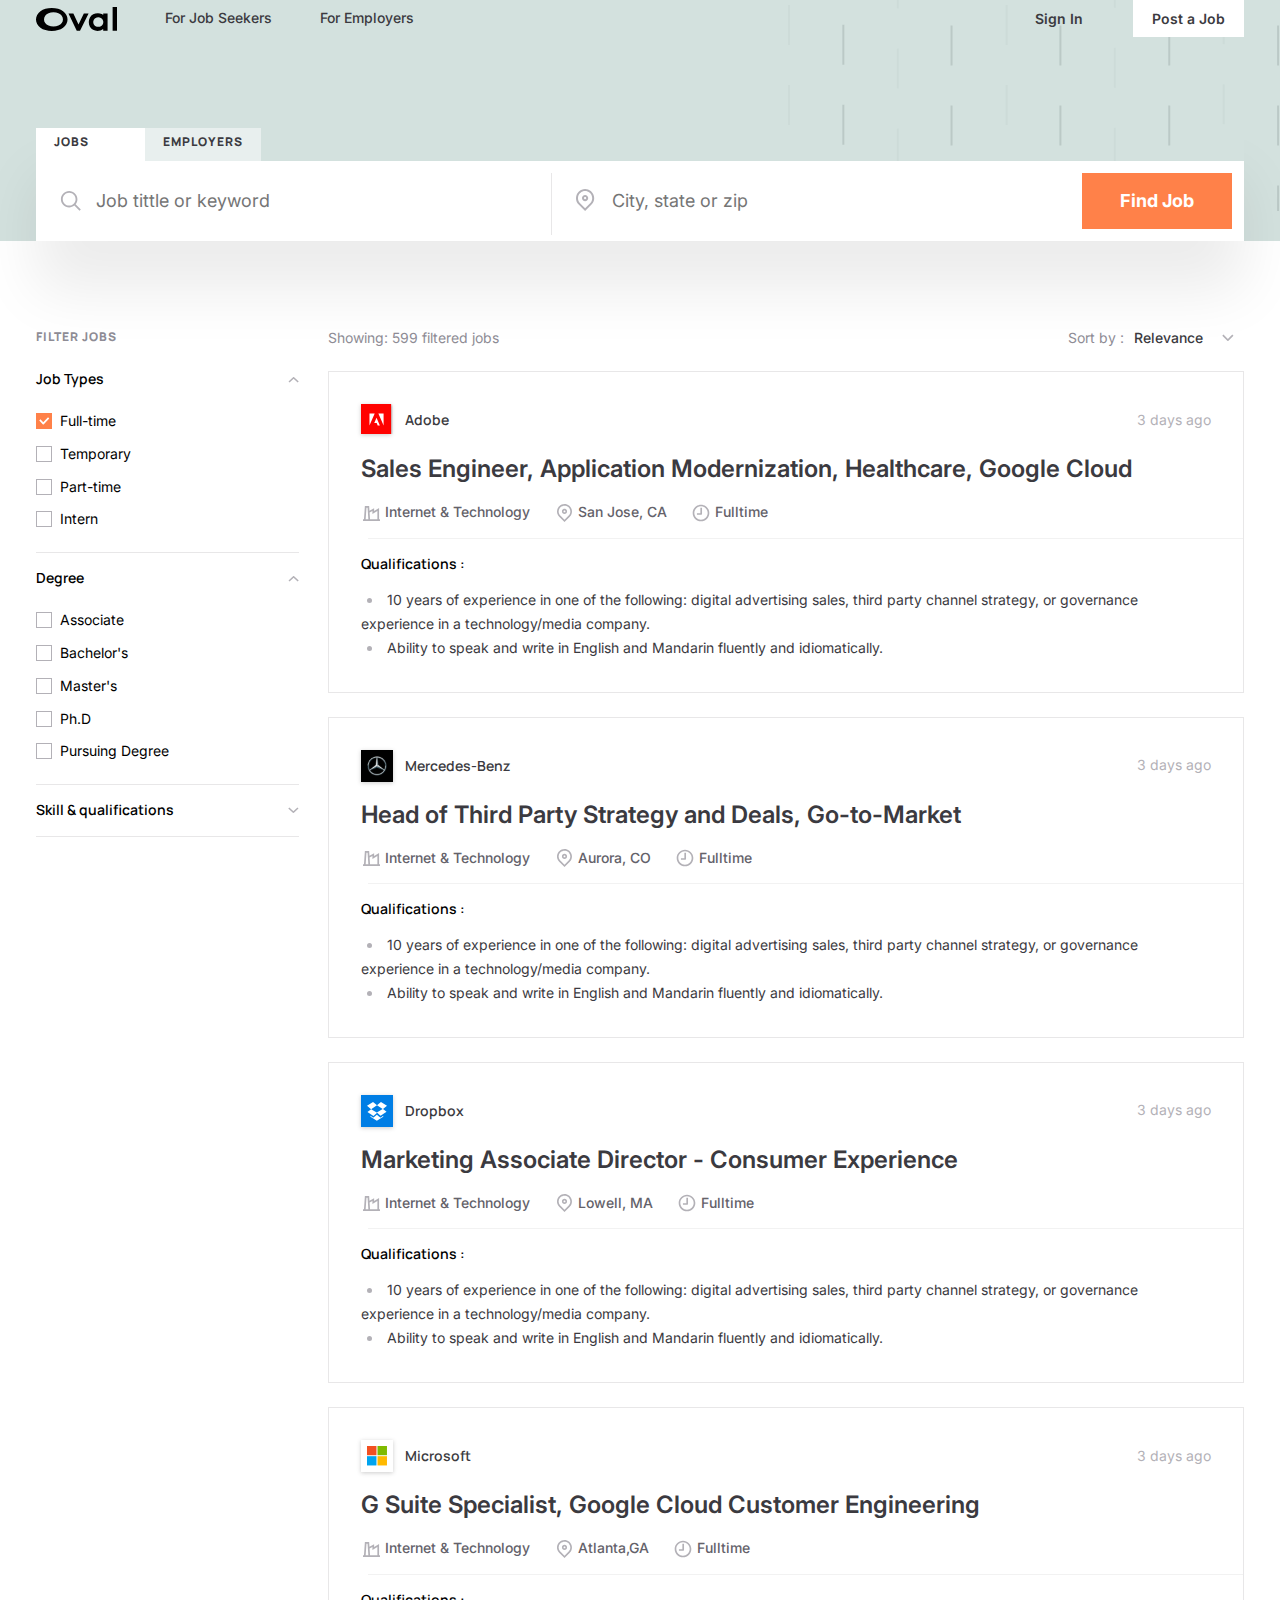
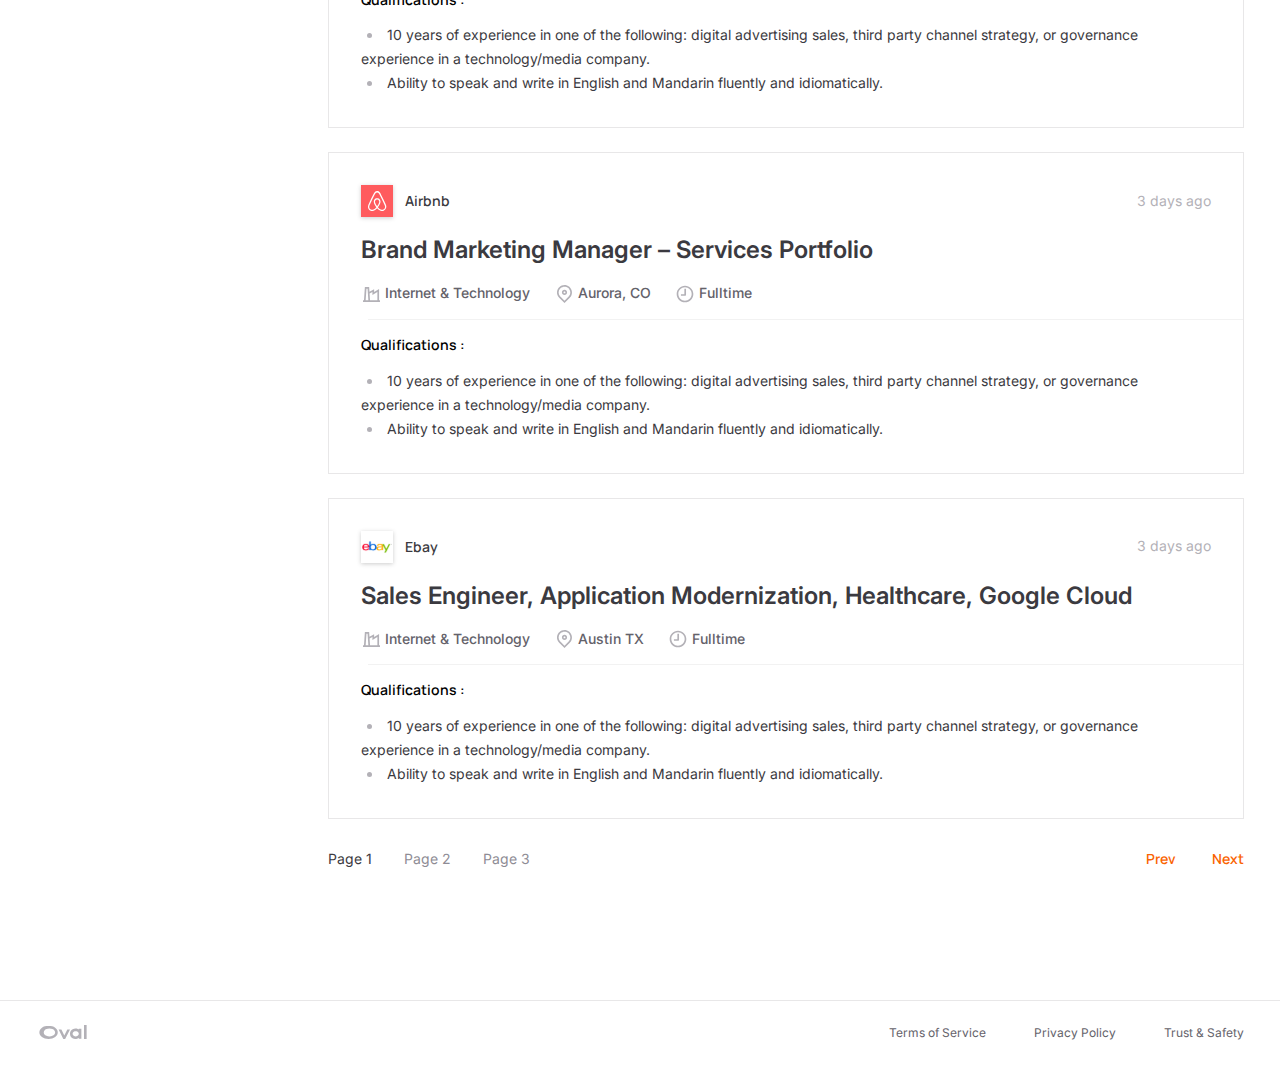
<file: jobs.html>
<!DOCTYPE html>
<html lang="en">

<head>
	<title>Oval</title>
	<meta charset="UTF-8">
	<meta name="format-detection" content="telephone=no">
	<!-- <style>body{opacity: 0;}</style> -->
	<link rel="stylesheet" href="css/style.min.css?_v=20230412152255">
	<link rel="shortcut icon" href="favicon.ico">
	<!-- <meta name="robots" content="noindex, nofollow"> -->
	<meta name="viewport" content="width=device-width, initial-scale=1.0">
</head>

<body>
	<div class="wrapper">
		<header class="header">
			<div class="header__container">
				<a href="index.html" class="header__logo">
					<img src="img/footer/oval-black.svg" alt="logo">
				</a>
				<div class="header__menu menu menu_1">
					<button type="button" class="menu__icon icon-menu icon-menu_1"><span></span></button>
					<nav class="menu__body menu__body_1">
						<ul class="menu__list menu__list >
					<li class=" menu__item"><a href="jobs.html" class="menu__link  menu__link_1">For Job Seekers</a></li>
							<li class="menu__item"><a href="emp.html" class="menu__link menu__link_1">For Employers</a></li>
						</ul>
					</nav>
				</div>
				<div class="header__actions header__actions_1">
					<button type="button" data-da=".menu__body, 498" class="header__button button button__transparent button__transparent_1">Sign In</button>
					<button type="button" data-da=".menu__body, 398" class="header__button button button__white">Post a Job</button>
				</div>
			</div>
		</header>
		<main class="page">
			<section class="page__jobs jobs">
				<div class="jobs__container">
					<div class="jobs__content">
						<div data-tabs class="jobs__tabs tabs">
							<nav data-tabs-titles class="tabs__navigation">
								<button type="button" class="tabs__title _tab-active">Jobs</button>
								<button type="button" class="tabs__title">Employers</button>
							</nav>
							<div data-tabs-body class="tabs__content">
								<div class="tabs__body">
									<form action="" method="get" class="tabs__form form form_big">
										<div class="form__label">
											<div class="form__icon">
												<img src="img/icons/search.svg" alt="">
											</div>
											<input class="form__input form__input_1" name="s" placeholder="Job tittle or keyword" type="search">
										</div>
										<div class="form__label">
											<div class="form__icon">
												<img src="img/icons/shape.svg" alt="">
											</div>
											<input class="form__input form__input_2" name="s" placeholder="City, state or zip" type="search">
										</div>
										<button type="submit" class="form__button button button__orange">Find Job</button>
									</form>
								</div>
								<div class="tabs__body">
									<form action="" method="get" class="tabs__form form form_big">
										<div class="form__label">
											<div class="form__icon">
												<img src="img/icons/search.svg" alt="">
											</div>
											<input class="form__input form__input_1" name="s" placeholder="Job tittle or keyword" type="search">
										</div>
										<div class="form__label">
											<div class="form__icon">
												<img src="img/icons/shape.svg" alt="">
											</div>
											<input class="form__input form__input_2" name="s" placeholder="City, state or zip" type="search">
										</div>
										<button type="submit" class="form__button button button__orange">Find Job</button>
									</form>
								</div>
							</div>
						</div>
						<div class="find-main__bg find-main__bg_job"></div>
					</div>
				</div>
			</section>
			<section class="page__search search-jobs">
				<div class="search-jobs__container">
					<div class="search-jobs__content">
						<aside class="search-jobs__filter filter-search-jobs">
							<div class="filter-search-jobs__title title_filter">Filter Jobs</div>
							<div data-spollers class="spollers">
								<div class="spollers__item">
									<button data-spoller type="button" class="spollers__title _spoller-active">Job Types</button>
									<div class="spollers__body filter">
										<div class="filter__block">
											<ul class="filter__list">
												<li>
													<input type="checkbox" name="job-types" id="full-time" value="1" checked>
													<label for="full-time"><span>Full-time</span></label>
												</li>
												<li>
													<input type="checkbox" name="job-types" id="temporary" value="2">
													<label for="temporary"><span>Temporary</span></label>
												</li>
												<li>
													<input type="checkbox" name="job-types" id="part-time" value="3">
													<label for="part-time"><span>Part-time</span></label>
												</li>
												<li>
													<input type="checkbox" name="job-types" id="intern" value="4">
													<label for="intern"><span>Intern</span></label>
												</li>
											</ul>
										</div>
									</div>
								</div>
								<div class="spollers__item">
									<button type="button" data-spoller class="spollers__title  _spoller-active">Degree</button>
									<div class="spollers__body filter">
										<div class="filter__block">
											<ul class="filter__list">
												<li>
													<input type="checkbox" name="degree" id="associate" value="1">
													<label for="associate"><span>Associate</span></label>
												</li>
												<li>
													<input type="checkbox" name="degree" id="bachelor" value="2">
													<label for="bachelor"><span>Bachelor's</span></label>
												</li>
												<li>
													<input type="checkbox" name="degree" id="master" value="3">
													<label for="master"><span>Master's</span></label>
												</li>
												<li>
													<input type="checkbox" name="degree" id="ph-d" value="4">
													<label for="ph-d"><span>Ph.D</span></label>
												</li>
												<li>
													<input type="checkbox" name="degree" id="pursuing" value="5">
													<label for="pursuing"><span>Pursuing Degree</span></label>
												</li>
											</ul>
										</div>
									</div>
								</div>
								<div class="spollers__item">
									<button type="button" data-spoller class="spollers__title">Skill & qualifications</button>
									<div class="spollers__body ">
										<div class="filter__block">
											<ul class="filter__list">
												<li>
													<input type="checkbox" name="skill-qualifications" id="entry-level" value="1">
													<label for="entry-level"><span>Entry-level</span></label>
												</li>
												<li>
													<input type="checkbox" name="skill-qualifications" id="experienced" value="2">
													<label for="experienced"><span>Experienced</span></label>
												</li>
												<li>
													<input type="checkbox" name="skill-qualifications" id="manager" value="3">
													<label for="manager"><span>Manager</span></label>
												</li>
											</ul>
										</div>
									</div>
								</div>
							</div>
						</aside>
						<div class="search-jobs__body body-search-jobs">
							<div class="body-search-jobs__el el">
								<div class="body-search-jobs__show">
									Showing: <span>599</span> filtered jobs
								</div>
								<div class="body-search-jobs__sort">
									<div class="body-search-jobs__label">Sort by :</div>
									<select class="select" name="form[]" data-class-modif="form">
										<option value="1" selected>Relevance</option>
										<option value="2">Пункт №2</option>
										<option value="3">Пункт №3</option>
										<option value="4">Пункт №4</option>
									</select>
								</div>
							</div>
							<div class="body-search-jobs__items">
								<div class="body-daily__item card-jobs card-jobs_big">
									<div class="card-jobs__info info-card-jobs info-card-jobs">
										<a href="profile-company.html" class="info-card-jobs__logo">
											<img src="img/logo/adobe.svg" alt="Adobe">
										</a>
										<a href="profile-company.html" class="info-card-jobs__company">Adobe</a>
										<div class="info-card-jobs__days">3 days ago</div>
									</div>
									<a href="vacancy.html" class="card-jobs__vacancy">Sales Engineer, Application Modernization, Healthcare, Google Cloud</a>
									<div class="card-jobs__conditions conditions-card">
										<div class="conditions-card__item conditions-card__item_internet">Internet & Technology</div>
										<div class="conditions-card__item conditions-card__item_city">San Jose, CA</div>
										<div class="conditions-card__item conditions-card__item_time">Fulltime</div>
									</div>
									<div class="card-jobs__description description">
										<div class="description__title">Qualifications :</div>
										<ul class="description__list">
											<li><span>
													10 years of experience in one of the following: digital advertising sales, third party channel strategy, or governance experience in a technology/media company.
												</span>
											</li>
											<li><span>Ability to speak and write in English and Mandarin fluently and idiomatically.</span></li>
										</ul>
									</div>
								</div>
								<div class="body-daily__item card-jobs card-jobs_big">
									<div class="card-jobs__info info-card-jobs">
										<a href="#" class="info-card-jobs__logo">
											<img src="img/logo/mercedes.svg" alt="Mercedes">
										</a>
										<a href="#" class="info-card-jobs__company">Mercedes-Benz</a>
										<div class="info-card-jobs__days">3 days ago</div>
									</div>
									<a href="#" class="card-jobs__vacancy">Head of Third Party Strategy and Deals, Go-to-Market</a>
									<div class="card-jobs__conditions conditions-card">
										<div class="conditions-card__item conditions-card__item_internet">Internet & Technology</div>
										<div class="conditions-card__item conditions-card__item_city">Aurora, CO</div>
										<div class="conditions-card__item conditions-card__item_time">Fulltime</div>
									</div>
									<div class="card-jobs__description description">
										<div class="description__title">Qualifications :</div>
										<ul class="description__list">
											<li><span>
													10 years of experience in one of the following: digital advertising sales, third party channel strategy, or governance experience in a technology/media company.
												</span>
											</li>
											<li><span>Ability to speak and write in English and Mandarin fluently and idiomatically.</span></li>
										</ul>
									</div>
								</div>
								<div class="body-daily__item card-jobs card-jobs_big">
									<div class="card-jobs__info info-card-jobs">
										<a href="#" class="info-card-jobs__logo">
											<img src="img/logo/dropbox.svg" alt="Dropbox">
										</a>
										<a href="#" class="info-card-jobs__company">Dropbox</a>
										<div class="info-card-jobs__days">3 days ago</div>
									</div>
									<a href="#" class="card-jobs__vacancy">Marketing Associate Director - Consumer Experience</a>
									<div class="card-jobs__conditions conditions-card">
										<div class="conditions-card__item conditions-card__item_internet">Internet & Technology</div>
										<div class="conditions-card__item conditions-card__item_city">Lowell, MA</div>
										<div class="conditions-card__item conditions-card__item_time">Fulltime</div>
									</div>
									<div class="card-jobs__description description">
										<div class="description__title">Qualifications :</div>
										<ul class="description__list">
											<li><span>
													10 years of experience in one of the following: digital advertising sales, third party channel strategy, or governance experience in a technology/media company.
												</span>
											</li>
											<li><span>Ability to speak and write in English and Mandarin fluently and idiomatically.</span></li>
										</ul>
									</div>
								</div>
								<div class="body-daily__item card-jobs card-jobs_big">
									<div class="card-jobs__info info-card-jobs">
										<a href="#" class="info-card-jobs__logo">
											<img src="img/logo/microsoft.svg" alt="Microsoft">
										</a>
										<a href="#" class="info-card-jobs__company">Microsoft</a>
										<div class="info-card-jobs__days">3 days ago</div>
									</div>
									<a href="#" class="card-jobs__vacancy">G Suite Specialist, Google Cloud Customer Engineering</a>
									<div class="card-jobs__conditions conditions-card">
										<div class="conditions-card__item conditions-card__item_internet">Internet & Technology</div>
										<div class="conditions-card__item conditions-card__item_city">Atlanta,GA</div>
										<div class="conditions-card__item conditions-card__item_time">Fulltime</div>
									</div>
									<div class="card-jobs__description description">
										<div class="description__title">Qualifications :</div>
										<ul class="description__list">
											<li><span>
													10 years of experience in one of the following: digital advertising sales, third party channel strategy, or governance experience in a technology/media company.
												</span>
											</li>
											<li><span>Ability to speak and write in English and Mandarin fluently and idiomatically.</span></li>
										</ul>
									</div>
								</div>
								<div class="body-daily__item card-jobs card-jobs_big">
									<div class="card-jobs__info info-card-jobs">
										<a href="#" class="info-card-jobs__logo">
											<img src="img/logo/airnbnb.svg" alt="Airbnb">
										</a>
										<a href="#" class="info-card-jobs__company">Airbnb</a>
										<div class="info-card-jobs__days">3 days ago</div>
									</div>
									<a href="#" class="card-jobs__vacancy">Brand Marketing Manager – Services Portfolio</a>
									<div class="card-jobs__conditions conditions-card">
										<div class="conditions-card__item conditions-card__item_internet">Internet & Technology</div>
										<div class="conditions-card__item conditions-card__item_city">Aurora, CO</div>
										<div class="conditions-card__item conditions-card__item_time">Fulltime</div>
									</div>
									<div class="card-jobs__description description">
										<div class="description__title">Qualifications :</div>
										<ul class="description__list">
											<li><span>
													10 years of experience in one of the following: digital advertising sales, third party channel strategy, or governance experience in a technology/media company.
												</span>
											</li>
											<li><span>Ability to speak and write in English and Mandarin fluently and idiomatically.</span></li>
										</ul>
									</div>
								</div>
								<div class="body-daily__item card-jobs card-jobs_big">
									<div class="card-jobs__info info-card-jobs">
										<a href="#" class="info-card-jobs__logo">
											<img src="img/logo/ebay.svg" alt="Ebay">
										</a>
										<a href="#" class="info-card-jobs__company">Ebay</a>
										<div class="info-card-jobs__days">3 days ago</div>
									</div>
									<a href="#" class="card-jobs__vacancy">Sales Engineer, Application Modernization, Healthcare, Google Cloud</a>
									<div class="card-jobs__conditions conditions-card">
										<div class="conditions-card__item conditions-card__item_internet">Internet & Technology</div>
										<div class="conditions-card__item conditions-card__item_city">Austin TX</div>
										<div class="conditions-card__item conditions-card__item_time">Fulltime</div>
									</div>
									<div class="card-jobs__description description">
										<div class="description__title">Qualifications :</div>
										<ul class="description__list">
											<li><span>
													10 years of experience in one of the following: digital advertising sales, third party channel strategy, or governance experience in a technology/media company.
												</span>
											</li>
											<li><span>Ability to speak and write in English and Mandarin fluently and idiomatically.</span></li>
										</ul>
									</div>
								</div>
							</div>
							<div class="body-search-jobs__count count">
								<div class="pagging">
									<ul class="pagging__list">
										<li>
											<a href="" class="pagging__item _active">Page <span>1</span></a>
										</li>
										<li>
											<a href="" class="pagging__item">Page <span>2</span></a>
										</li>
										<li>
											<a href="" class="pagging__item">Page <span>3</span></a>
										</li>
									</ul>
									<div class="pagging__arrows">
										<a href="" class="pagging__arrow">Prev</a>
										<a href="" class="pagging__arrow">Next</a>
									</div>
								</div>
							</div>
						</div>
					</div>
				</div>
			</section>
		</main>
		<footer class="footer1">
			<div class="footer1__line"></div>
			<div class="footer1__container">
				<div class="footer1__content">
					<a href="index.html" class="footer1__logo">
						<svg width="54" height="16" viewBox="0 0 54 16" fill="none" xmlns="http://www.w3.org/2000/svg">
							<path fill-rule="evenodd" clip-rule="evenodd" d="M54 16V0H51V16H54ZM14.6981 1.57111C13.4194 1.19 12.0188 1 10.5 1C8.98151 1 7.57696 1.18991 6.28993 1.57073C5.00273 1.9516 3.8884 2.48344 2.95109 3.16539C2.01415 3.84709 1.28725 4.6444 0.772561 5.55452C0.257296 6.46567 0 7.44856 0 8.5C0 9.55144 0.257296 10.5343 0.772561 11.4455C1.28725 12.3556 2.01415 13.1529 2.95109 13.8346C3.8884 14.5166 5.00273 15.0484 6.28993 15.4293C7.57696 15.8101 8.98151 16 10.5 16C12.0188 16 13.4194 15.81 14.6981 15.4289C15.9753 15.0482 17.0884 14.5169 18.0337 13.836C18.9803 13.1541 19.7124 12.3563 20.2274 11.4455C20.7427 10.5343 21 9.55144 21 8.5C21 7.44856 20.7427 6.46567 20.2274 5.55452C19.7124 4.6437 18.9803 3.8459 18.0337 3.16397C17.0884 2.48305 15.9753 1.95178 14.6981 1.57111ZM43.9347 4.55465C43.167 4.18413 42.2944 4 41.322 4C40.1055 4 39.0172 4.25523 38.0638 4.76754C37.1091 5.28054 36.3572 5.98778 35.8146 6.88418C35.2709 7.7823 35 8.81675 35 9.97958C35 11.1389 35.2586 12.1767 35.7777 13.086C36.2976 13.9969 37.017 14.713 37.9303 15.2281C38.8435 15.7432 39.8859 16 41.0497 16C41.7534 16 42.4124 15.8972 43.0249 15.6908C43.6285 15.4874 44.1648 15.2241 44.6325 14.9005L44.8581 14.7375L44.9699 14.648V15.7958H48V4.22462H44.9699V5.16307L44.95 5.14819L44.7177 4.99073C44.4783 4.83631 44.2173 4.69101 43.9347 4.55465ZM22 5H25.1619L28.4909 12.1047L31.9295 5H35L29.4621 16H27.3477L22 5ZM41.4895 7C40.7913 7 40.1817 7.13356 39.6537 7.39891C39.1265 7.66387 38.722 8.01763 38.4332 8.46443C38.1445 8.91113 38 9.41413 38 9.98091C38 10.5738 38.1449 11.0896 38.4332 11.5356C38.722 11.9824 39.1265 12.3361 39.6537 12.6011C40.1817 12.8664 40.7913 13 41.4895 13C42.1877 13 42.7973 12.8664 43.3253 12.6011C43.8536 12.3356 44.2624 11.9807 44.5583 11.5324C44.8523 11.0871 45 10.5725 45 9.98091C45 9.41545 44.8528 8.91363 44.5583 8.46759C44.2624 8.01928 43.8536 7.66442 43.3253 7.39891C42.7973 7.13356 42.1877 7 41.4895 7ZM8.08506 4.59228C9.05459 4.19823 10.1899 4 11.5 4C12.7746 4 13.8971 4.19815 14.8767 4.59298C15.8566 4.98789 16.619 5.52071 17.1721 6.19594C17.7237 6.86939 18 7.63486 18 8.5C18 9.35248 17.7236 10.1152 17.171 10.7958C16.6179 11.4769 15.8558 12.0124 14.8767 12.407C13.8971 12.8018 12.7746 13 11.5 13C10.1899 13 9.05459 12.8018 8.08506 12.4077C7.11448 12.0132 6.36095 11.481 5.81641 10.8063C5.27251 10.1324 5 9.36606 5 8.5C5 7.63394 5.27251 6.86763 5.81641 6.19371C6.36095 5.51901 7.11448 4.98676 8.08506 4.59228Z" />
						</svg>
					</a>
					<div class="footer1__bottom">
						<div class="bottom-footer__links">
							<ul class="footer1__list">
								<li><a href="#" class="bottom-footer__link">Terms of Service</a></li>
								<li><a href="#" class="bottom-footer__link">Privacy Policy</a></li>
								<li><a href="#" class="bottom-footer__link">Trust & Safety</a></li>
							</ul>
						</div>
					</div>
				</div>
			</div>
		</footer>
	</div>
	<script src="js/app.min.js?_v=20230412152255"></script>
</body>

</html>
</file>
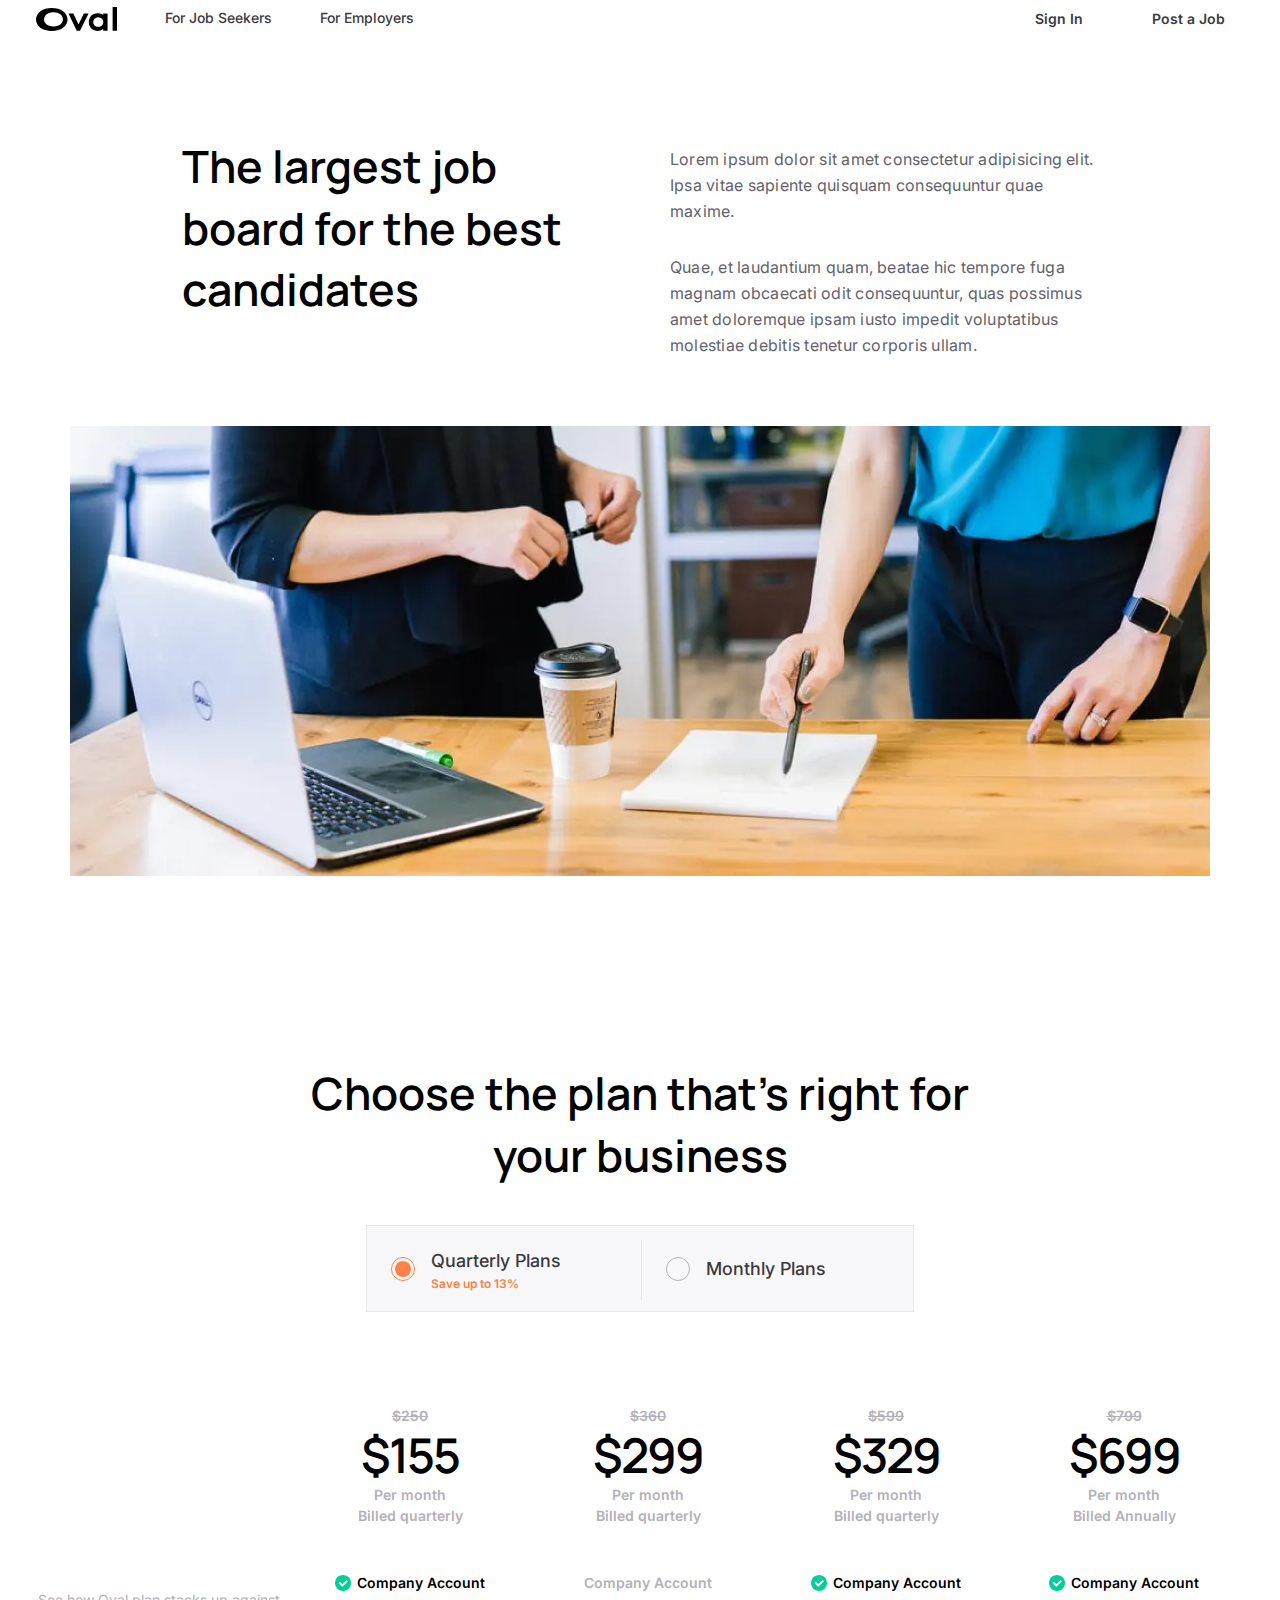
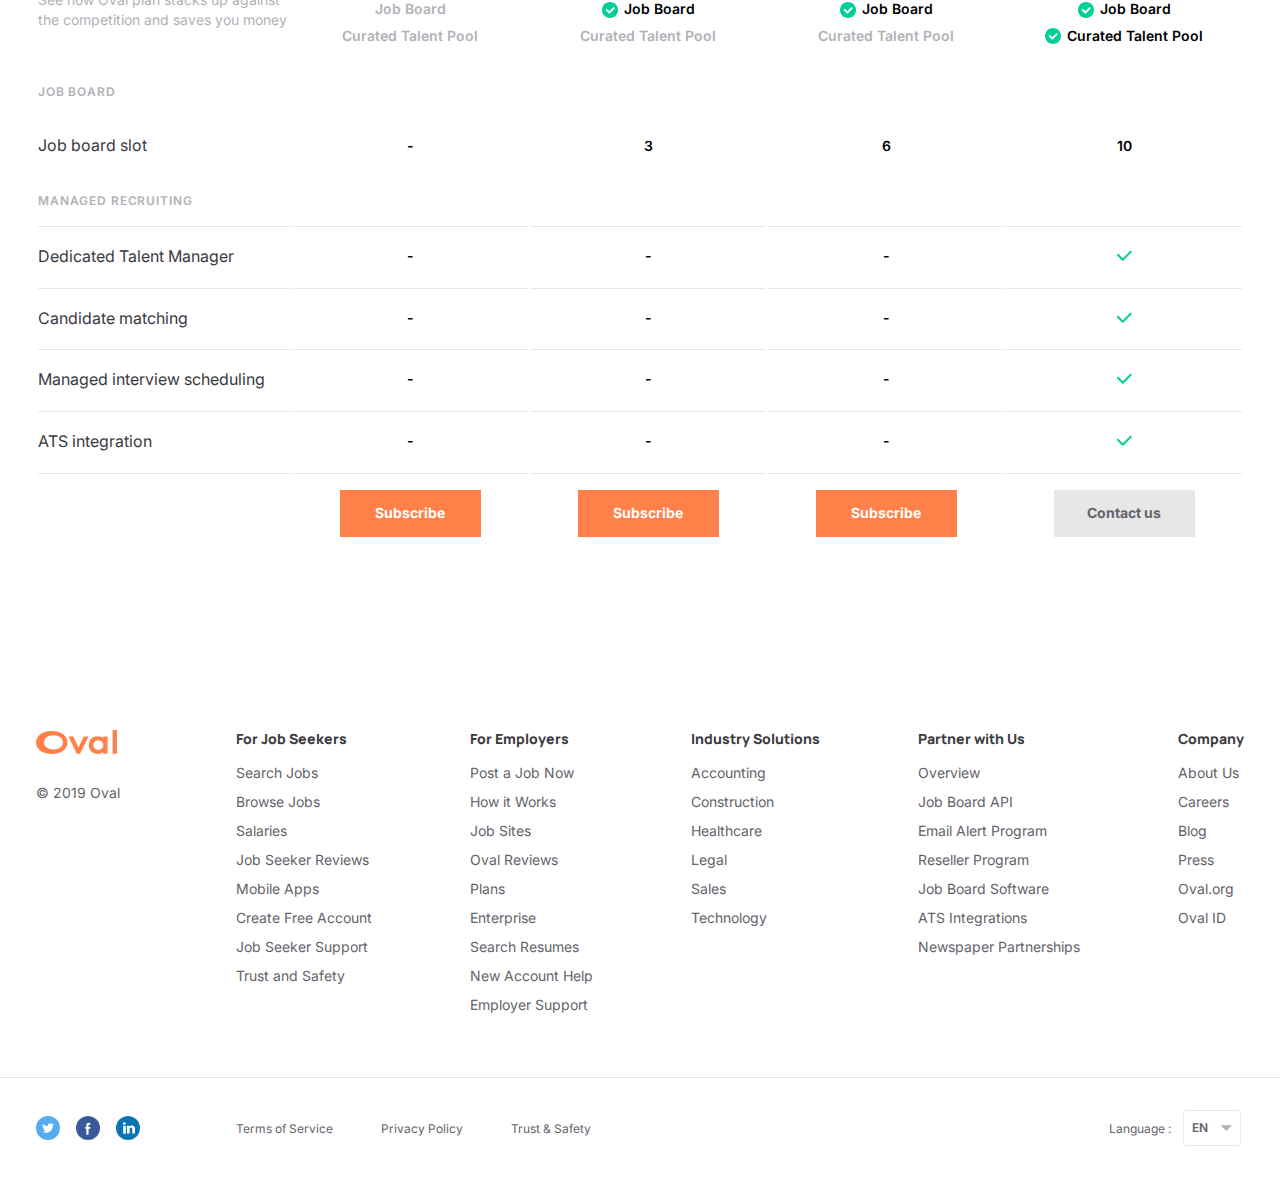
<file: price.html>
<!DOCTYPE html>
<html lang="en">

<head>
	<title>Oval</title>
	<meta charset="UTF-8">
	<meta name="format-detection" content="telephone=no">
	<!-- <style>body{opacity: 0;}</style> -->
	<link rel="stylesheet" href="css/style.min.css?_v=20230412152255">
	<link rel="shortcut icon" href="favicon.ico">
	<!-- <meta name="robots" content="noindex, nofollow"> -->
	<meta name="viewport" content="width=device-width, initial-scale=1.0">
</head>

<body>
	<div class="wrapper">
		<header class="header">
			<div class="header__container">
				<a href="index.html" class="header__logo">
					<img src="img/footer/oval-black.svg" alt="logo">
				</a>
				<div class="header__menu menu menu_1">
					<button type="button" class="menu__icon icon-menu icon-menu_1"><span></span></button>
					<nav class="menu__body menu__body_1">
						<ul class="menu__list menu__list >
					<li class=" menu__item"><a href="jobs.html" class="menu__link  menu__link_1">For Job Seekers</a></li>
							<li class="menu__item"><a href="emp.html" class="menu__link menu__link_1">For Employers</a></li>
						</ul>
					</nav>
				</div>
				<div class="header__actions header__actions_1">
					<button type="button" data-da=".menu__body, 498" class="header__button button button__transparent button__transparent_1">Sign In</button>
					<button type="button" data-da=".menu__body, 398" class="header__button button button__white">Post a Job</button>
				</div>
			</div>
		</header>
		<main class="page3">
			<section class="page3__bg bg">
				<div class="bg__container">
					<div class="bg__content">
					</div>
				</div>
			</section>
			<section class="page3__intro intro">
				<div class=" intro__container">
					<div class="intro__content">
						<div class="intro__body">
							<div class="intro__title title_medium">The largest job board for the best candidates</div>
							<div class="intro__text">
								<p>Lorem ipsum dolor sit amet consectetur adipisicing elit. Ipsa vitae sapiente quisquam consequuntur quae maxime.</p>
								<p>Quae, et laudantium quam, beatae hic tempore fuga magnam obcaecati odit consequuntur, quas possimus amet doloremque ipsam iusto impedit voluptatibus molestiae debitis tenetur corporis ullam.</p>
							</div>
						</div>
						<div class="intro__photo">
							<picture><source srcset="img/price/01.webp" type="image/webp"><img src="img/price/01.jpg" alt=""></picture>
						</div>
					</div>
				</div>
			</section>
			<section class="page3__plan plan">
				<div class="plan__container">
					<div class="plan__content">
						<div class="plan__title title_medium">Choose the plan that’s right for your business</div>
						<form action="" class="plan__form">
							<div class="plan__input-wrapper">
								<input type="radio" id="quarterly" name="plan" value="1" checked>
								<label for="quarterly">
									<span class="plan__span-title">Quarterly Plans</span>
									<span class="plan__span-orange">Save up to 13%</span>
								</label>
							</div>
							<div class="plan__input-wrapper">
								<input type="radio" id="monthly" name="plan" value="2">
								<label for="monthly">
									<span class="plan__span-title">Monthly Plans</span>
									<span class="plan__span-orange"></span>
								</label>
							</div>
						</form>
						<div class="plan__table">
							<table id="plan-pricing">
								<tr>
									<th></th>
									<th>
										<div class="table-gray old-price">$250</div>
										<div class="table-price">$155</div>
										<div class="table-gray">Per month</div>
										<div class="table-gray">Billed quarterly</div>
									</th>
									<th class>
										<div class="table-gray old-price">$360</div>
										<div class="table-price">$299</div>
										<div class="table-gray">Per month</div>
										<div class="table-gray">Billed quarterly</div>
									</th>
									<th>
										<div class="table-gray old-price">$599</div>
										<div class="table-price">$329</div>
										<div class="table-gray">Per month</div>
										<div class="table-gray">Billed quarterly</div>
									</th>
									<th>
										<div class="table-gray old-price">$799</div>
										<div class="table-price">$699</div>
										<div class="table-gray">Per month</div>
										<div class="table-gray">Billed Annually</div>
									</th>
								</tr>
								<tr>
									<td class="table-gray table-text">See how Oval plan stacks up against the competition and saves you money</td>
									<td class="table-ch">
										<div class="table-checked">
											<div>
												<img src="img/icons/checklist-circle.svg" alt="">
											</div>
											<span>Company Account</span>
										</div>
										<div class="table-gray">Job Board</div>
										<div class="table-gray">Curated Talent Pool</div>
									</td>
									<td class="table-ch">
										<div class="table-gray">Company Account</div>
										<div class="table-checked">
											<div>
												<img src="img/icons/checklist-circle.svg" alt="">
											</div>
											<span>Job Board</span>
										</div>
										<div class="table-gray">Curated Talent Pool</div>
									</td>
									<td class="table-ch">
										<div class="table-checked">
											<div>
												<img src="img/icons/checklist-circle.svg" alt="">
											</div>
											<span>Company Account</span>
										</div>
										<div class="table-checked">
											<div>
												<img src="img/icons/checklist-circle.svg" alt="">
											</div>
											<span>Job Board</span>
										</div>
										<div class="table-gray">Curated Talent Pool</div>
									</td>
									<td class="table-ch">
										<div class="table-checked">
											<div>
												<img src="img/icons/checklist-circle.svg" alt="">
											</div>
											<span>Company Account</span>
										</div>
										<div class="table-checked">
											<div>
												<img src="img/icons/checklist-circle.svg" alt="">
											</div>
											<span>Job Board</span>
										</div>
										<div class="table-checked">
											<div>
												<img src="img/icons/checklist-circle.svg" alt="">
											</div>
											<span>Curated Talent Pool</span>
										</div>
									</td>
								</tr>
								<tr>
									<td class="table-gray table-upp">JOB BOARD</td>
									<td></td>
									<td></td>
									<td></td>
									<td></td>
								</tr>
								<tr>
									<td class="table-first">Job board slot</td>
									<td>-</td>
									<td>3</td>
									<td>6</td>
									<td>10</td>
								</tr>
								<tr>
									<td class="table-gray table-upp">MANAGED RECRUITING</td>
									<td></td>
									<td></td>
									<td></td>
									<td></td>
								</tr>
								<tr>
									<td class="table-first">Dedicated Talent Manager</td>
									<td><span>-</span></td>
									<td><span>-</span></td>
									<td><span>-</span></td>
									<td><span><img src="img/icons/green-check.svg" alt=""></span></td>
								</tr>
								<tr>
									<td class="table-first">Candidate matching</td>
									<td><span>-</span></td>
									<td><span>-</span></td>
									<td><span>-</span></td>
									<td><span><img src="img/icons/green-check.svg" alt=""></span></td>
								</tr>
								<tr>
									<td class="table-first">Managed interview scheduling</td>
									<td><span>-</span></td>
									<td><span>-</span></td>
									<td><span>-</span></td>
									<td><span><img src="img/icons/green-check.svg" alt=""></span></td>
								</tr>
								<tr>
									<td class="table-first">ATS integration</td>
									<td><span>-</span></td>
									<td><span>-</span></td>
									<td><span>-</span></td>
									<td><span><img src="img/icons/green-check.svg" alt=""></span></td>
								</tr>
								<tr>
									<td></td>
									<td><button type="button" class="table-button table-button_orange button ">Subscribe</button></td>
									<td><button type="button" class="table-button table-button_orange button">Subscribe</button></td>
									<td><button type="button" class="table-button table-button_orange button">Subscribe</button></td>
									<td><button type="button" class="table-button table-button_gray button">Contact us</button></td>
								</tr>
							</table>
						</div>
						<div class="plan__box">
							<div class="plan__card card-plan">
								<div class="card-plan__top">
									<div class="table-gray old-price">$250</div>
									<div class="table-price">$155</div>
									<div class="table-gray">Per month</div>
									<div class="table-gray">Billed quarterly</div>
								</div>
								<div class="card-plan__body">
									<div class="table-checked">
										<div>
											<img src="img/icons/green-check.svg" alt="">
										</div>
										<span>Company Account</span>
									</div>
								</div>
								<button type="button" class="table-button table-button_orange button ">Subscribe</button>
							</div>
							<div class="plan__card card-plan">
								<div class="card-plan__top">
									<div class="table-gray old-price">$360</div>
									<div class="table-price">$299</div>
									<div class="table-gray">Per month</div>
									<div class="table-gray">Billed quarterly</div>
								</div>
								<div class="card-plan__body">
									<div class="table-checked">
										<div>
											<img src="img/icons/green-check.svg" alt="">
										</div>
										<span>Job Board</span>
									</div>
									<div class="table-checked">
										<div>
											<img src="img/icons/green-check.svg" alt="">
										</div>
										<span>3 Job board slot</span>
									</div>
								</div>
								<button type="button" class="table-button table-button_orange button ">Subscribe</button>
							</div>
							<div class="plan__card card-plan">
								<div class="card-plan__top">
									<div class="table-gray old-price">$599</div>
									<div class="table-price">$329</div>
									<div class="table-gray">Per month</div>
									<div class="table-gray">Billed quarterly</div>
								</div>
								<div class="card-plan__body">
									<div class="table-checked">
										<div>
											<img src="img/icons/green-check.svg" alt="">
										</div>
										<span>Company Account</span>
									</div>
									<div class="table-checked">
										<div>
											<img src="img/icons/green-check.svg" alt="">
										</div>
										<span>Job Board</span>
									</div>
									<div class="table-checked">
										<div>
											<img src="img/icons/green-check.svg" alt="">
										</div>
										<span>6 Job board slot</span>
									</div>
								</div>
								<button type="button" class="table-button table-button_orange button ">Subscribe</button>
							</div>
							<div class="plan__card card-plan">
								<div class="card-plan__top">
									<div class="table-gray old-price">$799</div>
									<div class="table-price">$699</div>
									<div class="table-gray">Per month</div>
									<div class="table-gray">Billed Annually</div>
								</div>
								<div class="card-plan__body">
									<div class="table-checked">
										<div>
											<img src="img/icons/green-check.svg" alt="">
										</div>
										<span>Company Account</span>
									</div>
									<div class="table-checked">
										<div>
											<img src="img/icons/green-check.svg" alt="">
										</div>
										<span>Job Board</span>
									</div>
									<div class="table-checked">
										<div>
											<img src="img/icons/green-check.svg" alt="">
										</div>
										<span>Curated Talent Pool</span>
									</div>
									<div class="table-checked">
										<div>
											<img src="img/icons/green-check.svg" alt="">
										</div>
										<span>10 Job board slot</span>
									</div>
									<div class="table-checked">
										<div>
											<img src="img/icons/green-check.svg" alt="">
										</div>
										<span>Dedicated Talent Manager</span>
									</div>
									<div class="table-checked">
										<div>
											<img src="img/icons/green-check.svg" alt="">
										</div>
										<span>Candidate matching</span>
									</div>
									<div class="table-checked">
										<div>
											<img src="img/icons/green-check.svg" alt="">
										</div>
										<span>Managed interview scheduling</span>
									</div>
									<div class="table-checked">
										<div>
											<img src="img/icons/green-check.svg" alt="">
										</div>
										<span>ATS integration</span>
									</div>
								</div>
								<button type="button" class="table-button table-button_gray button">Contact us</button>
							</div>
						</div>
					</div>
				</div>
			</section>
		</main>
		<footer class="footer">
			<div class="footer__container">
				<div class="footer__content">
					<div class="footer__top top-footer">
						<div class="top-footer__left">
							<a href="#" class="top-footer__logo">
								<img src="img/footer/oval-orange.svg" alt="Oval">
							</a>
							<p>&#169; 2019 Oval</p>
						</div>
						<div class="top-footer__right">
							<div class="top-footer__column column-top-footer">
								<div class="column-top-footer__title">For Job Seekers</div>
								<ul class="column-top-footer__list">
									<li><a href="#" class="column-top-footer__link">Search Jobs</a></li>
									<li><a href="#" class="column-top-footer__link">Browse Jobs</a></li>
									<li><a href="#" class="column-top-footer__link">Salaries</a></li>
									<li><a href="#" class="column-top-footer__link">Job Seeker Reviews</a></li>
									<li><a href="#" class="column-top-footer__link">Mobile Apps</a></li>
									<li><a href="#" class="column-top-footer__link">Create Free Account</a></li>
									<li><a href="#" class="column-top-footer__link">Job Seeker Support</a></li>
									<li><a href="#" class="column-top-footer__link">Trust and Safety</a></li>
								</ul>
							</div>
							<div class="top-footer__column column-top-footer">
								<div class="column-top-footer__title">For Employers</div>
								<ul class="column-top-footer__list">
									<li><a href="#" class="column-top-footer__link">Post a Job Now</a></li>
									<li><a href="#" class="column-top-footer__link">How it Works</a></li>
									<li><a href="#" class="column-top-footer__link">Job Sites</a></li>
									<li><a href="#" class="column-top-footer__link">Oval Reviews</a></li>
									<li><a href="price.html" class="column-top-footer__link">Plans</a></li>
									<li><a href="#" class="column-top-footer__link">Enterprise</a></li>
									<li><a href="#" class="column-top-footer__link">Search Resumes</a></li>
									<li><a href="#" class="column-top-footer__link">New Account Help</a></li>
									<li><a href="#" class="column-top-footer__link">Employer Support</a></li>
								</ul>
							</div>
							<div class="top-footer__column column-top-footer">
								<div class="column-top-footer__title">Industry Solutions</div>
								<ul class="column-top-footer__list">
									<li><a href="#" class="column-top-footer__link">Accounting</a></li>
									<li><a href="#" class="column-top-footer__link">Construction</a></li>
									<li><a href="#" class="column-top-footer__link">Healthcare</a></li>
									<li><a href="#" class="column-top-footer__link">Legal</a></li>
									<li><a href="#" class="column-top-footer__link">Sales</a></li>
									<li><a href="#" class="column-top-footer__link">Technology</a></li>
								</ul>
							</div>
							<div class="top-footer__column column-top-footer">
								<div class="column-top-footer__title">Partner with Us</div>
								<ul class="column-top-footer__list">
									<li><a href="#" class="column-top-footer__link">Overview</a></li>
									<li><a href="#" class="column-top-footer__link">Job Board API</a></li>
									<li><a href="#" class="column-top-footer__link">Email Alert Program</a></li>
									<li><a href="#" class="column-top-footer__link">Reseller Program</a></li>
									<li><a href="#" class="column-top-footer__link">Job Board Software</a></li>
									<li><a href="#" class="column-top-footer__link">ATS Integrations</a></li>
									<li><a href="#" class="column-top-footer__link">Newspaper Partnerships</a></li>
								</ul>
							</div>
							<div class="top-footer__column column-top-footer">
								<div class="column-top-footer__title">Company</div>
								<ul class="column-top-footer__list">
									<li><a href="#" class="column-top-footer__link">About Us</a></li>
									<li><a href="#" class="column-top-footer__link">Careers</a></li>
									<li><a href="#" class="column-top-footer__link">Blog</a></li>
									<li><a href="#" class="column-top-footer__link">Press</a></li>
									<li><a href="#" class="column-top-footer__link">Oval.org</a></li>
									<li><a href="#" class="column-top-footer__link">Oval ID</a></li>
								</ul>
							</div>
						</div>
					</div>
				</div>
			</div>
			<div class="footer__line"></div>
			<div class="footer__container">
				<div class="footer__content">
					<div class="footer__bottom bottom-footer">
						<div class="bottom-footer__social social">
							<ul class="social__list">
								<li><a href="#" class="social__link social__link_twitter">
										<img src="img/icons/twitter.svg" alt="twitter">
									</a></li>
								<li><a href="#" class="social__link social__link_facebook">
										<img src="img/icons/facebook.svg" alt="facebook">
									</a></li>
								<li><a href="#" class="social__link social__link_linkedin">
										<img src="img/icons/linkedin.svg" alt="linkedin">
									</a></li>
							</ul>
						</div>
						<div class="bottom-footer__links">
							<ul class="bottom-footer__list">
								<li><a href="#" class="bottom-footer__link">Terms of Service</a></li>
								<li><a href="#" class="bottom-footer__link">Privacy Policy</a></li>
								<li><a href="#" class="bottom-footer__link">Trust & Safety</a></li>
							</ul>
						</div>
						<div class="bottom-footer__language language">
							<span>Language :</span>
							<button class="language__button">
								<span class="language__choice">EN</span>
								<svg width="12" height="6" viewBox="0 0 12 6" fill="none" xmlns="http://www.w3.org/2000/svg">
									<path fill-rule="evenodd" clip-rule="evenodd" d="M11.9805 0.333344L6.3236 5.9902L0.666748 0.333344H11.9805Z" fill="#B3B1B7" />
								</svg>
							</button>
						</div>
					</div>
				</div>
			</div>
		</footer>
	</div>
	<script src="js/app.min.js?_v=20230412152255"></script>
</body>

</html>
</file>
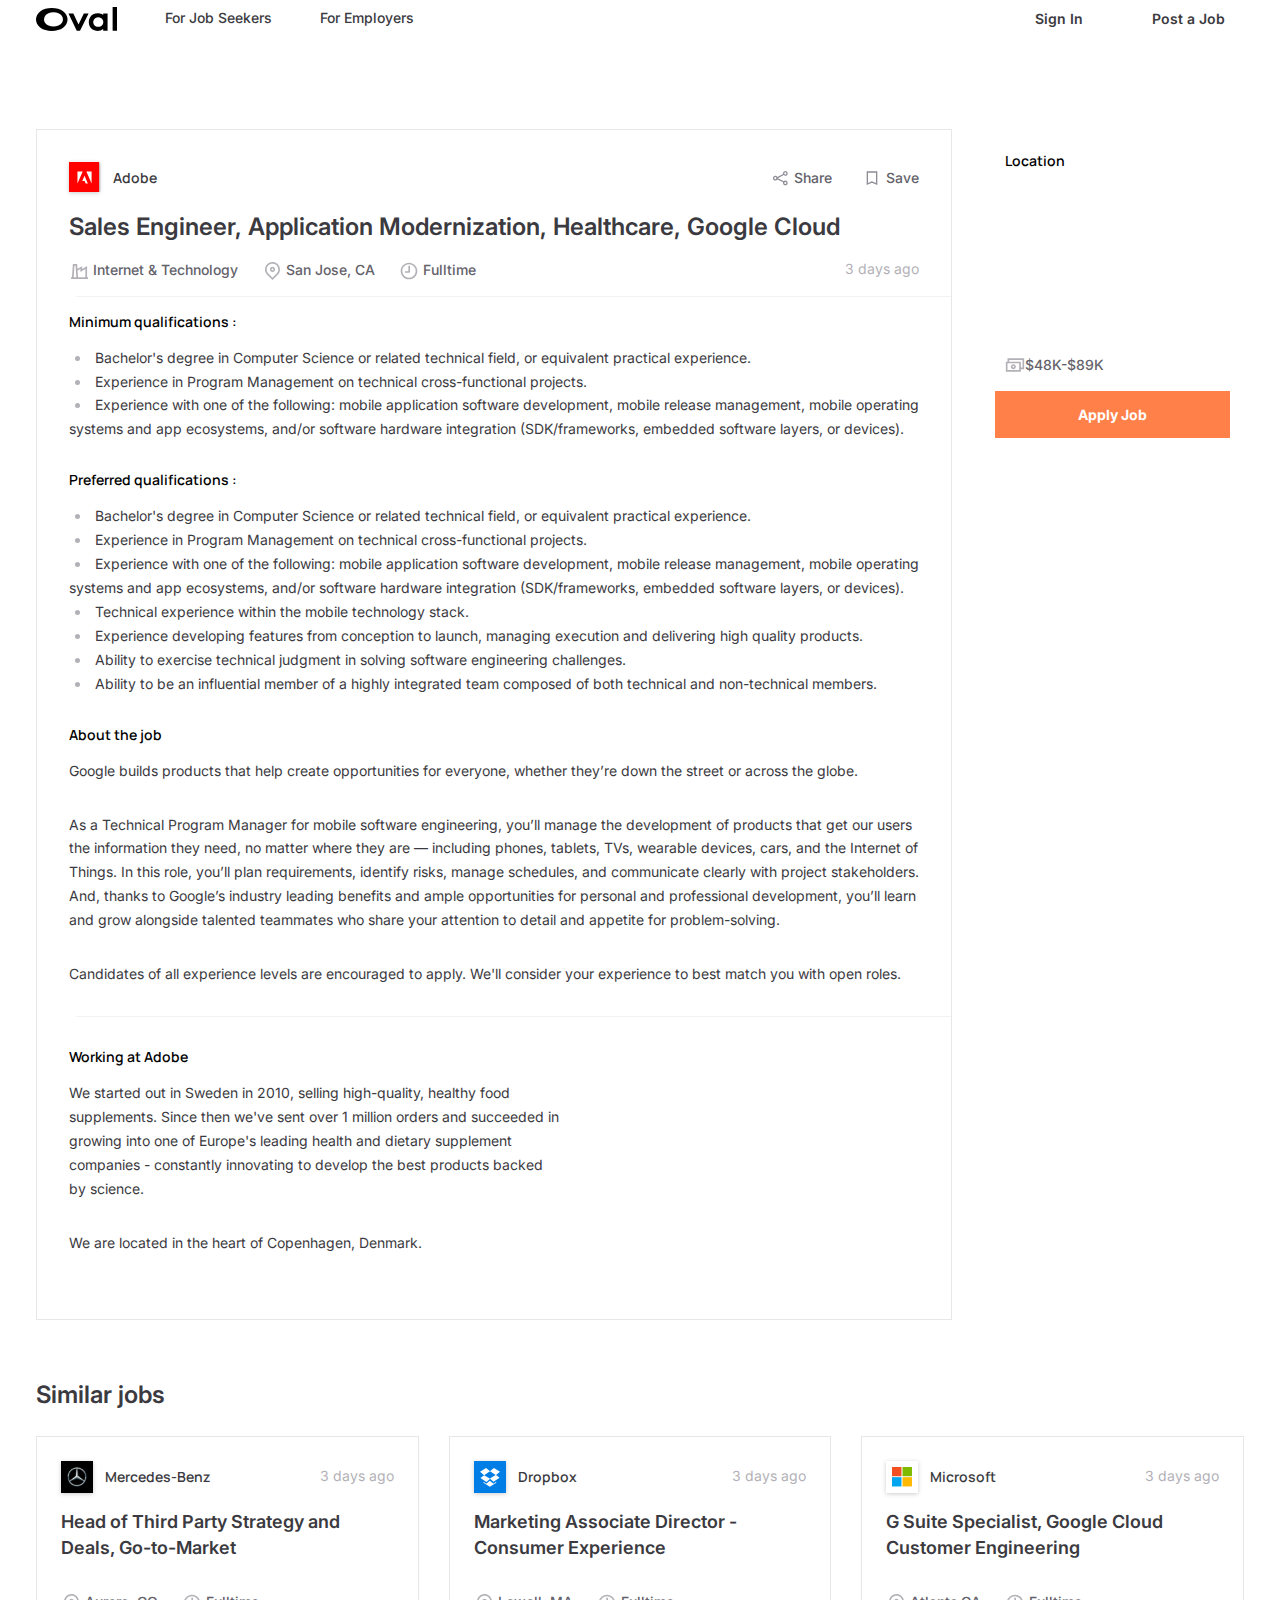
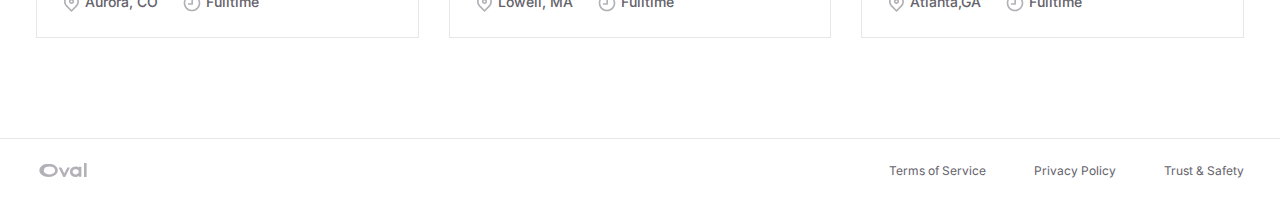
<file: vacancy.html>
<!DOCTYPE html>
<html lang="en">

<head>
	<title>Oval</title>
	<meta charset="UTF-8">
	<meta name="format-detection" content="telephone=no">
	<!-- <style>body{opacity: 0;}</style> -->
	<link rel="stylesheet" href="css/style.min.css?_v=20230412152255">
	<link rel="shortcut icon" href="favicon.ico">
	<!-- <meta name="robots" content="noindex, nofollow"> -->
	<meta name="viewport" content="width=device-width, initial-scale=1.0">
</head>

<body>
	<div class="wrapper">
		<header class="header">
			<div class="header__container">
				<a href="index.html" class="header__logo">
					<img src="img/footer/oval-black.svg" alt="logo">
				</a>
				<div class="header__menu menu menu_1">
					<button type="button" class="menu__icon icon-menu icon-menu_1"><span></span></button>
					<nav class="menu__body menu__body_1">
						<ul class="menu__list menu__list >
					<li class=" menu__item"><a href="jobs.html" class="menu__link  menu__link_1">For Job Seekers</a></li>
							<li class="menu__item"><a href="emp.html" class="menu__link menu__link_1">For Employers</a></li>
						</ul>
					</nav>
				</div>
				<div class="header__actions header__actions_1">
					<button type="button" data-da=".menu__body, 498" class="header__button button button__transparent button__transparent_1">Sign In</button>
					<button type="button" data-da=".menu__body, 398" class="header__button button button__white">Post a Job</button>
				</div>
			</div>
		</header>
		<main class="page1">
			<section class="page1__bg bg">
				<div class="bg__container">
					<div class="bg__content">
					</div>
				</div>
			</section>
			<section class="page1__vacancy vacancy">
				<div class="vacancy__container">
					<div class="vacancy__content">
						<div class="vacancy__card card-jobs card-jobs_big card-jobs_full">
							<div class="card-jobs__info info-card-jobs info-card-jobs">
								<a href="profile-company.html" class="info-card-jobs__logo">
									<img src="img/logo/adobe.svg" alt="Adobe">
								</a>
								<a href="profile-company.html" class="info-card-jobs__company">Adobe</a>
								<div class="info-card-jobs__action action">
									<button class="action__btn action__btn_share"><span>Share</span></button>
									<button class="action__btn action__btn_save"><span>Save</span></button>
								</div>
							</div>
							<a href="vacancy.html" class="card-jobs__vacancy">Sales Engineer, Application Modernization, Healthcare, Google Cloud</a>
							<div class="card-jobs__items">
								<div class=" conditions-card">
									<div class="conditions-card__item conditions-card__item_internet">Internet & Technology</div>
									<div class="conditions-card__item conditions-card__item_city">San Jose, CA</div>
									<div class="conditions-card__item conditions-card__item_time">Fulltime</div>
								</div>
								<div class="info-card-jobs__days">3 days ago</div>
							</div>
							<div class="description">
								<div class="description__title">Minimum qualifications :</div>
								<ul class="description__list">
									<li><span>
											Bachelor's degree in Computer Science or related technical field, or equivalent practical experience.
										</span>
									</li>
									<li><span>Experience in Program Management on technical cross-functional projects.</span></li>
									<li><span>Experience with one of the following: mobile application software development, mobile release management, mobile operating systems and app ecosystems, and/or software hardware integration (SDK/frameworks, embedded software layers, or devices).</span></li>
								</ul>
							</div>
							<div class="description">
								<div class="description__title">Preferred qualifications :</div>
								<ul class="description__list">
									<li><span>
											Bachelor's degree in Computer Science or related technical field, or equivalent practical experience.
										</span>
									</li>
									<li><span>Experience in Program Management on technical cross-functional projects.</span></li>
									<li><span>Experience with one of the following: mobile application software development, mobile release management, mobile operating systems and app ecosystems, and/or software hardware integration (SDK/frameworks, embedded software layers, or devices).</span></li>
									<li><span>Technical experience within the mobile technology stack.</span></li>
									<li><span>Experience developing features from conception to launch, managing execution and delivering high quality products.</span></li>
									<li><span>Ability to exercise technical judgment in solving software engineering challenges.</span></li>
									<li><span>Ability to be an influential member of a highly integrated team composed of both technical and non-technical members.</span></li>
									<p class="description__paragraph"></p>
								</ul>
							</div>
							<div class="description">
								<div class="description__title">About the job</div>
								<p class="description__paragraph">Google builds products that help create opportunities for everyone, whether they’re down the street or across the globe.</p>
								<p class="description__paragraph">As a Technical Program Manager for mobile software engineering, you’ll manage the development of products that get our users the information they need, no matter where they are — including phones, tablets, TVs, wearable devices, cars, and the Internet of Things. In this role, you’ll plan requirements, identify risks, manage schedules, and communicate clearly with project stakeholders. And, thanks to Google’s industry leading benefits and ample opportunities for personal and professional development, you’ll learn and grow alongside talented teammates who share your attention to detail and appetite for problem-solving.</p>
								<p class="description__paragraph">Candidates of all experience levels are encouraged to apply. We'll consider your experience to best match you with open roles.</p>
							</div>
							<div class="description description_line">
								<div class="description__title">Working at Adobe</div>
								<div class="description__body">
									<div class="description__pp">
										<p class="description__paragraph">We started out in Sweden in 2010, selling high-quality, healthy food supplements. Since then we've sent over 1 million orders and succeeded in growing into one of Europe's leading health and dietary supplement companies - constantly innovating to develop the best products backed by science.</p>
										<p class="description__paragraph">We are located in the heart of Copenhagen, Denmark.</p>
									</div>
									<div class="description__video">
										<iframe src="https://www.youtube.com/embed/tvZ6vKKGPRY" title="YouTube video player" frameborder="0" allow="accelerometer; autoplay; clipboard-write; encrypted-media; gyroscope; picture-in-picture; web-share" allowfullscreen></iframe>
									</div>
								</div>
							</div>
						</div>
						<aside class="vacancy__location location">
							<div class="location__title">Location</div>
							<div class="location__map"><iframe src="https://www.google.com/maps/embed?pb=!1m18!1m12!1m3!1d12809344.13074571!2d-102.12063487584925!3d38.388744864425455!2m3!1f0!2f0!3f0!3m2!1i1024!2i768!4f13.1!3m3!1m2!1s0x89b7c6de5af6e45b%3A0xc2524522d4885d2a!2sWashington%2C%20DC%2C%20USA!5e0!3m2!1sen!2sua!4v1674659970469!5m2!1sen!2sua" width="100%" height="100%" style="border:0;" allowfullscreen="" loading="lazy" referrerpolicy="no-referrer-when-downgrade"></iframe></div>
							<div class="location__body">
								<div class="location__salary salary">
									<div class="salary__svg">
										<img src="img/icons/salary.svg" alt="">
									</div>
									<div class="salary__sum">&#36<span>48</span>K-&#36<span>89</span>K</div>
								</div>
								<button type="button" class="button button__orange">Apply Job</button>
							</div>
						</aside>
					</div>
				</div>
			</section>
			<section class="page1__similar similar">
				<div class="similar__container">
					<div class="similar__content">
						<div class="similar__title">Similar jobs</div>
						<div class="similar__body">
							<div class="card-jobs">
								<div class="card-jobs__info info-card-jobs">
									<a href="#" class="info-card-jobs__logo">
										<img src="img/logo/mercedes.svg" alt="Mercedes">
									</a>
									<a href="#" class="info-card-jobs__company">Mercedes-Benz</a>
									<div class="info-card-jobs__days">3 days ago</div>
								</div>
								<a href="#" class="card-jobs__vacancy">Head of Third Party Strategy and Deals, Go-to-Market</a>
								<div class="card-jobs__conditions conditions-card">
									<div class="conditions-card__item conditions-card__item_city">Aurora, CO</div>
									<div class="conditions-card__item conditions-card__item_time">Fulltime</div>
								</div>
							</div>
							<div class="card-jobs">
								<div class="card-jobs__info info-card-jobs">
									<a href="#" class="info-card-jobs__logo">
										<img src="img/logo/dropbox.svg" alt="Dropbox">
									</a>
									<a href="#" class="info-card-jobs__company">Dropbox</a>
									<div class="info-card-jobs__days">3 days ago</div>
								</div>
								<a href="#" class="card-jobs__vacancy">Marketing Associate Director - Consumer Experience</a>
								<div class="card-jobs__conditions conditions-card">
									<div class="conditions-card__item conditions-card__item_city">Lowell, MA</div>
									<div class="conditions-card__item conditions-card__item_time">Fulltime</div>
								</div>
							</div>
							<div class="card-jobs">
								<div class="card-jobs__info info-card-jobs">
									<a href="#" class="info-card-jobs__logo">
										<img src="img/logo/microsoft.svg" alt="Microsoft">
									</a>
									<a href="#" class="info-card-jobs__company">Microsoft</a>
									<div class="info-card-jobs__days">3 days ago</div>
								</div>
								<a href="#" class="card-jobs__vacancy">G Suite Specialist, Google Cloud Customer Engineering</a>
								<div class="card-jobs__conditions conditions-card">
									<div class="conditions-card__item conditions-card__item_city">Atlanta,GA</div>
									<div class="conditions-card__item conditions-card__item_time">Fulltime</div>
								</div>
							</div>
							<div class="card-jobs">
								<div class="card-jobs__info info-card-jobs">
									<a href="#" class="info-card-jobs__logo">
										<img src="img/logo/airnbnb.svg" alt="Airbnb">
									</a>
									<a href="#" class="info-card-jobs__company">Airbnb</a>
									<div class="info-card-jobs__days">3 days ago</div>
								</div>
								<a href="#" class="card-jobs__vacancy">Brand Marketing Manager – Services Portfolio</a>
								<div class="card-jobs__conditions conditions-card">
									<div class="conditions-card__item conditions-card__item_city">Aurora, CO</div>
									<div class="conditions-card__item conditions-card__item_time">Fulltime</div>
								</div>
							</div>
						</div>
					</div>
				</div>
			</section>
		</main>
		<footer class="footer1">
			<div class="footer1__line"></div>
			<div class="footer1__container">
				<div class="footer1__content">
					<a href="index.html" class="footer1__logo">
						<svg width="54" height="16" viewBox="0 0 54 16" fill="none" xmlns="http://www.w3.org/2000/svg">
							<path fill-rule="evenodd" clip-rule="evenodd" d="M54 16V0H51V16H54ZM14.6981 1.57111C13.4194 1.19 12.0188 1 10.5 1C8.98151 1 7.57696 1.18991 6.28993 1.57073C5.00273 1.9516 3.8884 2.48344 2.95109 3.16539C2.01415 3.84709 1.28725 4.6444 0.772561 5.55452C0.257296 6.46567 0 7.44856 0 8.5C0 9.55144 0.257296 10.5343 0.772561 11.4455C1.28725 12.3556 2.01415 13.1529 2.95109 13.8346C3.8884 14.5166 5.00273 15.0484 6.28993 15.4293C7.57696 15.8101 8.98151 16 10.5 16C12.0188 16 13.4194 15.81 14.6981 15.4289C15.9753 15.0482 17.0884 14.5169 18.0337 13.836C18.9803 13.1541 19.7124 12.3563 20.2274 11.4455C20.7427 10.5343 21 9.55144 21 8.5C21 7.44856 20.7427 6.46567 20.2274 5.55452C19.7124 4.6437 18.9803 3.8459 18.0337 3.16397C17.0884 2.48305 15.9753 1.95178 14.6981 1.57111ZM43.9347 4.55465C43.167 4.18413 42.2944 4 41.322 4C40.1055 4 39.0172 4.25523 38.0638 4.76754C37.1091 5.28054 36.3572 5.98778 35.8146 6.88418C35.2709 7.7823 35 8.81675 35 9.97958C35 11.1389 35.2586 12.1767 35.7777 13.086C36.2976 13.9969 37.017 14.713 37.9303 15.2281C38.8435 15.7432 39.8859 16 41.0497 16C41.7534 16 42.4124 15.8972 43.0249 15.6908C43.6285 15.4874 44.1648 15.2241 44.6325 14.9005L44.8581 14.7375L44.9699 14.648V15.7958H48V4.22462H44.9699V5.16307L44.95 5.14819L44.7177 4.99073C44.4783 4.83631 44.2173 4.69101 43.9347 4.55465ZM22 5H25.1619L28.4909 12.1047L31.9295 5H35L29.4621 16H27.3477L22 5ZM41.4895 7C40.7913 7 40.1817 7.13356 39.6537 7.39891C39.1265 7.66387 38.722 8.01763 38.4332 8.46443C38.1445 8.91113 38 9.41413 38 9.98091C38 10.5738 38.1449 11.0896 38.4332 11.5356C38.722 11.9824 39.1265 12.3361 39.6537 12.6011C40.1817 12.8664 40.7913 13 41.4895 13C42.1877 13 42.7973 12.8664 43.3253 12.6011C43.8536 12.3356 44.2624 11.9807 44.5583 11.5324C44.8523 11.0871 45 10.5725 45 9.98091C45 9.41545 44.8528 8.91363 44.5583 8.46759C44.2624 8.01928 43.8536 7.66442 43.3253 7.39891C42.7973 7.13356 42.1877 7 41.4895 7ZM8.08506 4.59228C9.05459 4.19823 10.1899 4 11.5 4C12.7746 4 13.8971 4.19815 14.8767 4.59298C15.8566 4.98789 16.619 5.52071 17.1721 6.19594C17.7237 6.86939 18 7.63486 18 8.5C18 9.35248 17.7236 10.1152 17.171 10.7958C16.6179 11.4769 15.8558 12.0124 14.8767 12.407C13.8971 12.8018 12.7746 13 11.5 13C10.1899 13 9.05459 12.8018 8.08506 12.4077C7.11448 12.0132 6.36095 11.481 5.81641 10.8063C5.27251 10.1324 5 9.36606 5 8.5C5 7.63394 5.27251 6.86763 5.81641 6.19371C6.36095 5.51901 7.11448 4.98676 8.08506 4.59228Z" />
						</svg>
					</a>
					<div class="footer1__bottom">
						<div class="bottom-footer__links">
							<ul class="footer1__list">
								<li><a href="#" class="bottom-footer__link">Terms of Service</a></li>
								<li><a href="#" class="bottom-footer__link">Privacy Policy</a></li>
								<li><a href="#" class="bottom-footer__link">Trust & Safety</a></li>
							</ul>
						</div>
					</div>
				</div>
			</div>
		</footer>
	</div>
	<script src="js/app.min.js?_v=20230412152255"></script>
</body>

</html>
</file>
<file: css/style.min.css>
@charset "UTF-8";@import url(https://fonts.googleapis.com/css?family=Inter:regular,500,600,700,800,900&display=swap);@import url(https://fonts.googleapis.com/css?family=Manrope:200,300,regular,500,600,700,800&display=swap);*{padding:0;margin:0;border:0}*,:after,:before{-webkit-box-sizing:border-box;box-sizing:border-box}body,html{height:100%;min-width:320px}body{color:#000;line-height:1;font-family:Inter;font-size:.875rem;-ms-text-size-adjust:100%;-moz-text-size-adjust:100%;-webkit-text-size-adjust:100%;-webkit-font-smoothing:antialiased;-moz-osx-font-smoothing:grayscale}button,input,textarea{font-family:Inter;font-size:inherit}button{cursor:pointer;color:inherit;background-color:transparent}a{color:inherit;text-decoration:none}ul li{list-style:none}img{vertical-align:top}h1,h2,h3,h4,h5,h6{font-weight:inherit;font-size:inherit}svg{height:1em;width:1em}svg path{stroke:inherit;fill:inherit}.lock body{overflow:hidden;-ms-touch-action:none;touch-action:none;-ms-scroll-chaining:none;overscroll-behavior:none}.wrapper{min-height:100%;display:-webkit-box;display:-ms-flexbox;display:flex;-webkit-box-orient:vertical;-webkit-box-direction:normal;-ms-flex-direction:column;flex-direction:column;overflow:hidden}@supports (overflow:clip){.wrapper{overflow:clip}}.wrapper>main{-webkit-box-flex:1;-ms-flex:1 1 auto;flex:1 1 auto}.wrapper>*{min-width:0}[class*=__container]{max-width:90rem;margin:0 auto;padding:0 2.25rem}.select{position:relative}.select__body{position:relative;max-width:22.5rem}.select__title{font-size:1.125rem;line-height:1.22;color:#3b3a40;text-align:left;cursor:pointer;width:100%}.select__value{display:-webkit-box;display:-ms-flexbox;display:flex;min-width:15rem;-webkit-box-align:center;-ms-flex-align:center;align-items:center;padding:0 .625rem;gap:.625rem}.select__value>*{-webkit-box-flex:1;-ms-flex:1 1 auto;flex:1 1 auto}.select__value:after{content:"";-ms-flex-item-align:stretch;-ms-grid-row-align:stretch;align-self:stretch;-webkit-box-flex:0;-ms-flex:0 0 12px;flex:0 0 12px;-webkit-transition:all .3s ease 0s;-o-transition:all .3s ease 0s;transition:all .3s ease 0s;display:-webkit-box;display:-ms-flexbox;display:flex;-webkit-box-pack:center;-ms-flex-pack:center;justify-content:center;-webkit-box-align:center;-ms-flex-align:center;align-items:center;background:url(../img/icons/arrow-down.svg) center/100% no-repeat}._select-open .select__value:after{-webkit-transform:rotate(-180deg);-ms-transform:rotate(-180deg);transform:rotate(-180deg)}.select__value._select-pseudo-label::before{content:attr(data-pseudo-label);opacity:.5}.select__text{-webkit-box-flex:1;-ms-flex:1 1 auto;flex:1 1 auto}.select__input{width:100%;background-color:transparent;height:100%}.select__options{color:inherit;position:absolute;top:29px;border-radius:0 0 4px 4px;min-width:100%;left:0;background-color:#fff;border-top:0;border:1px solid #d9d9d9;border-top:0;padding:10px 0 5px 0}.select__scroll{overflow-y:auto;overflow-x:hidden;max-height:200px}.select__option{width:100%;text-align:left;cursor:pointer;padding:5px 15px;color:inherit}.select__option._select-selected{background-color:#eee}.select__row{display:-webkit-inline-box;display:-ms-inline-flexbox;display:inline-flex;-webkit-box-align:center;-ms-flex-align:center;align-items:center}.select._select-open{z-index:5}._select-tag{cursor:pointer}@font-face{font-family:swiper-icons;src:url("data:application/font-woff;charset=utf-8;base64, [base64]//wADZ2x5ZgAAAywAAADMAAAD2MHtryVoZWFkAAABbAAAADAAAAA2E2+eoWhoZWEAAAGcAAAAHwAAACQC9gDzaG10eAAAAigAAAAZAAAArgJkABFsb2NhAAAC0AAAAFoAAABaFQAUGG1heHAAAAG8AAAAHwAAACAAcABAbmFtZQAAA/gAAAE5AAACXvFdBwlwb3N0AAAFNAAAAGIAAACE5s74hXjaY2BkYGAAYpf5Hu/j+W2+MnAzMYDAzaX6QjD6/4//Bxj5GA8AuRwMYGkAPywL13jaY2BkYGA88P8Agx4j+/8fQDYfA1AEBWgDAIB2BOoAeNpjYGRgYNBh4GdgYgABEMnIABJzYNADCQAACWgAsQB42mNgYfzCOIGBlYGB0YcxjYGBwR1Kf2WQZGhhYGBiYGVmgAFGBiQQkOaawtDAoMBQxXjg/wEGPcYDDA4wNUA2CCgwsAAAO4EL6gAAeNpj2M0gyAACqxgGNWBkZ2D4/wMA+xkDdgAAAHjaY2BgYGaAYBkGRgYQiAHyGMF8FgYHIM3DwMHABGQrMOgyWDLEM1T9/w8UBfEMgLzE////P/5//f/V/xv+r4eaAAeMbAxwIUYmIMHEgKYAYjUcsDAwsLKxc3BycfPw8jEQA/[base64]/uznmfPFBNODM2K7MTQ45YEAZqGP81AmGGcF3iPqOop0r1SPTaTbVkfUe4HXj97wYE+yNwWYxwWu4v1ugWHgo3S1XdZEVqWM7ET0cfnLGxWfkgR42o2PvWrDMBSFj/IHLaF0zKjRgdiVMwScNRAoWUoH78Y2icB/yIY09An6AH2Bdu/UB+yxopYshQiEvnvu0dURgDt8QeC8PDw7Fpji3fEA4z/PEJ6YOB5hKh4dj3EvXhxPqH/SKUY3rJ7srZ4FZnh1PMAtPhwP6fl2PMJMPDgeQ4rY8YT6Gzao0eAEA409DuggmTnFnOcSCiEiLMgxCiTI6Cq5DZUd3Qmp10vO0LaLTd2cjN4fOumlc7lUYbSQcZFkutRG7g6JKZKy0RmdLY680CDnEJ+UMkpFFe1RN7nxdVpXrC4aTtnaurOnYercZg2YVmLN/d/gczfEimrE/fs/bOuq29Zmn8tloORaXgZgGa78yO9/cnXm2BpaGvq25Dv9S4E9+5SIc9PqupJKhYFSSl47+Qcr1mYNAAAAeNptw0cKwkAAAMDZJA8Q7OUJvkLsPfZ6zFVERPy8qHh2YER+3i/BP83vIBLLySsoKimrqKqpa2hp6+jq6RsYGhmbmJqZSy0sraxtbO3sHRydnEMU4uR6yx7JJXveP7WrDycAAAAAAAH//wACeNpjYGRgYOABYhkgZgJCZgZNBkYGLQZtIJsFLMYAAAw3ALgAeNolizEKgDAQBCchRbC2sFER0YD6qVQiBCv/H9ezGI6Z5XBAw8CBK/m5iQQVauVbXLnOrMZv2oLdKFa8Pjuru2hJzGabmOSLzNMzvutpB3N42mNgZGBg4GKQYzBhYMxJLMlj4GBgAYow/P/PAJJhLM6sSoWKfWCAAwDAjgbRAAB42mNgYGBkAIIbCZo5IPrmUn0hGA0AO8EFTQAA");font-weight:400;font-style:normal}:root{--swiper-theme-color:#007aff}.swiper{margin-left:auto;margin-right:auto;position:relative;overflow:hidden;list-style:none;padding:0;z-index:1}.swiper-vertical>.swiper-wrapper{-webkit-box-orient:vertical;-webkit-box-direction:normal;-ms-flex-direction:column;flex-direction:column}.swiper-wrapper{position:relative;width:100%;height:100%;z-index:1;display:-webkit-box;display:-ms-flexbox;display:flex;-webkit-transition-property:-webkit-transform;transition-property:-webkit-transform;-o-transition-property:transform;transition-property:transform;transition-property:transform,-webkit-transform;-webkit-box-sizing:content-box;box-sizing:content-box}.swiper-android .swiper-slide,.swiper-wrapper{-webkit-transform:translate3d(0,0,0);transform:translate3d(0,0,0)}.swiper-pointer-events{-ms-touch-action:pan-y;touch-action:pan-y}.swiper-pointer-events.swiper-vertical{-ms-touch-action:pan-x;touch-action:pan-x}.swiper-slide{-ms-flex-negative:0;flex-shrink:0;width:100%;height:100%;position:relative;-webkit-transition-property:-webkit-transform;transition-property:-webkit-transform;-o-transition-property:transform;transition-property:transform;transition-property:transform,-webkit-transform}.swiper-slide-invisible-blank{visibility:hidden}.swiper-autoheight,.swiper-autoheight .swiper-slide{height:auto}.swiper-autoheight .swiper-wrapper{-webkit-box-align:start;-ms-flex-align:start;align-items:flex-start;-webkit-transition-property:height,-webkit-transform;transition-property:height,-webkit-transform;-o-transition-property:transform,height;transition-property:transform,height;transition-property:transform,height,-webkit-transform}.swiper-3d,.swiper-3d.swiper-css-mode .swiper-wrapper{-webkit-perspective:1200px;perspective:1200px}.swiper-3d .swiper-cube-shadow,.swiper-3d .swiper-slide,.swiper-3d .swiper-slide-shadow,.swiper-3d .swiper-slide-shadow-bottom,.swiper-3d .swiper-slide-shadow-left,.swiper-3d .swiper-slide-shadow-right,.swiper-3d .swiper-slide-shadow-top,.swiper-3d .swiper-wrapper{-webkit-transform-style:preserve-3d;transform-style:preserve-3d}.swiper-3d .swiper-slide-shadow,.swiper-3d .swiper-slide-shadow-bottom,.swiper-3d .swiper-slide-shadow-left,.swiper-3d .swiper-slide-shadow-right,.swiper-3d .swiper-slide-shadow-top{position:absolute;left:0;top:0;width:100%;height:100%;pointer-events:none;z-index:10}.swiper-3d .swiper-slide-shadow{background:rgba(0,0,0,.15)}.swiper-3d .swiper-slide-shadow-left{background-image:-webkit-gradient(linear,right top,left top,from(rgba(0,0,0,.5)),to(rgba(0,0,0,0)));background-image:-o-linear-gradient(right,rgba(0,0,0,.5),rgba(0,0,0,0));background-image:linear-gradient(to left,rgba(0,0,0,.5),rgba(0,0,0,0))}.swiper-3d .swiper-slide-shadow-right{background-image:-webkit-gradient(linear,left top,right top,from(rgba(0,0,0,.5)),to(rgba(0,0,0,0)));background-image:-o-linear-gradient(left,rgba(0,0,0,.5),rgba(0,0,0,0));background-image:linear-gradient(to right,rgba(0,0,0,.5),rgba(0,0,0,0))}.swiper-3d .swiper-slide-shadow-top{background-image:-webkit-gradient(linear,left bottom,left top,from(rgba(0,0,0,.5)),to(rgba(0,0,0,0)));background-image:-o-linear-gradient(bottom,rgba(0,0,0,.5),rgba(0,0,0,0));background-image:linear-gradient(to top,rgba(0,0,0,.5),rgba(0,0,0,0))}.swiper-3d .swiper-slide-shadow-bottom{background-image:-webkit-gradient(linear,left top,left bottom,from(rgba(0,0,0,.5)),to(rgba(0,0,0,0)));background-image:-o-linear-gradient(top,rgba(0,0,0,.5),rgba(0,0,0,0));background-image:linear-gradient(to bottom,rgba(0,0,0,.5),rgba(0,0,0,0))}.swiper-css-mode>.swiper-wrapper{overflow:auto;scrollbar-width:none;-ms-overflow-style:none}.swiper-css-mode>.swiper-wrapper::-webkit-scrollbar{display:none}.swiper-css-mode>.swiper-wrapper>.swiper-slide{scroll-snap-align:start start}.swiper-horizontal.swiper-css-mode>.swiper-wrapper{-ms-scroll-snap-type:x mandatory;scroll-snap-type:x mandatory}.swiper-vertical.swiper-css-mode>.swiper-wrapper{-ms-scroll-snap-type:y mandatory;scroll-snap-type:y mandatory}.swiper-centered>.swiper-wrapper::before{content:"";-ms-flex-negative:0;flex-shrink:0;-webkit-box-ordinal-group:10000;-ms-flex-order:9999;order:9999}.swiper-centered.swiper-horizontal>.swiper-wrapper>.swiper-slide:first-child{-webkit-margin-start:var(--swiper-centered-offset-before);margin-inline-start:var(--swiper-centered-offset-before)}.swiper-centered.swiper-horizontal>.swiper-wrapper::before{height:100%;min-height:1px;width:var(--swiper-centered-offset-after)}.swiper-centered.swiper-vertical>.swiper-wrapper>.swiper-slide:first-child{-webkit-margin-before:var(--swiper-centered-offset-before);margin-block-start:var(--swiper-centered-offset-before)}.swiper-centered.swiper-vertical>.swiper-wrapper::before{width:100%;min-width:1px;height:var(--swiper-centered-offset-after)}.swiper-centered>.swiper-wrapper>.swiper-slide{scroll-snap-align:center center}.swiper-virtual.swiper-css-mode .swiper-wrapper::after{content:"";position:absolute;left:0;top:0;pointer-events:none}.swiper-virtual.swiper-css-mode.swiper-horizontal .swiper-wrapper::after{height:1px;width:var(--swiper-virtual-size)}.swiper-virtual.swiper-css-mode.swiper-vertical .swiper-wrapper::after{width:1px;height:var(--swiper-virtual-size)}:root{--swiper-navigation-size:44px}.swiper-button-next,.swiper-button-prev{position:absolute;top:50%;width:calc(var(--swiper-navigation-size)/ 44 * 27);height:var(--swiper-navigation-size);margin-top:calc(0px - var(--swiper-navigation-size)/ 2);z-index:10;cursor:pointer;display:-webkit-box;display:-ms-flexbox;display:flex;-webkit-box-align:center;-ms-flex-align:center;align-items:center;-webkit-box-pack:center;-ms-flex-pack:center;justify-content:center;color:var(--swiper-navigation-color,var(--swiper-theme-color))}.swiper-button-next.swiper-button-disabled,.swiper-button-prev.swiper-button-disabled{opacity:.35;cursor:auto;pointer-events:none}.swiper-button-next:after,.swiper-button-prev:after{font-family:swiper-icons;font-size:var(--swiper-navigation-size);text-transform:none!important;letter-spacing:0;text-transform:none;font-variant:initial;line-height:1}.swiper-button-prev,.swiper-rtl .swiper-button-next{left:10px;right:auto}.swiper-button-prev:after,.swiper-rtl .swiper-button-next:after{content:"prev"}.swiper-button-next,.swiper-rtl .swiper-button-prev{right:10px;left:auto}.swiper-button-next:after,.swiper-rtl .swiper-button-prev:after{content:"next"}.swiper-button-lock{display:none}.swiper-pagination{position:absolute;text-align:center;-webkit-transition:.3s opacity;-o-transition:.3s opacity;transition:.3s opacity;-webkit-transform:translate3d(0,0,0);transform:translate3d(0,0,0);z-index:10}.swiper-pagination.swiper-pagination-hidden{opacity:0}.swiper-horizontal>.swiper-pagination-bullets,.swiper-pagination-bullets.swiper-pagination-horizontal,.swiper-pagination-custom,.swiper-pagination-fraction{bottom:10px;left:0;width:100%}.swiper-pagination-bullets-dynamic{overflow:hidden;font-size:0}.swiper-pagination-bullets-dynamic .swiper-pagination-bullet{-webkit-transform:scale(.33);-ms-transform:scale(.33);transform:scale(.33);position:relative}.swiper-pagination-bullets-dynamic .swiper-pagination-bullet-active{-webkit-transform:scale(1);-ms-transform:scale(1);transform:scale(1)}.swiper-pagination-bullets-dynamic .swiper-pagination-bullet-active-main{-webkit-transform:scale(1);-ms-transform:scale(1);transform:scale(1)}.swiper-pagination-bullets-dynamic .swiper-pagination-bullet-active-prev{-webkit-transform:scale(.66);-ms-transform:scale(.66);transform:scale(.66)}.swiper-pagination-bullets-dynamic .swiper-pagination-bullet-active-prev-prev{-webkit-transform:scale(.33);-ms-transform:scale(.33);transform:scale(.33)}.swiper-pagination-bullets-dynamic .swiper-pagination-bullet-active-next{-webkit-transform:scale(.66);-ms-transform:scale(.66);transform:scale(.66)}.swiper-pagination-bullets-dynamic .swiper-pagination-bullet-active-next-next{-webkit-transform:scale(.33);-ms-transform:scale(.33);transform:scale(.33)}.swiper-pagination-bullet{width:var(--swiper-pagination-bullet-width,var(--swiper-pagination-bullet-size,8px));height:var(--swiper-pagination-bullet-height,var(--swiper-pagination-bullet-size,8px));display:inline-block;border-radius:50%;background:var(--swiper-pagination-bullet-inactive-color,#000);opacity:var(--swiper-pagination-bullet-inactive-opacity,.2)}button.swiper-pagination-bullet{border:none;margin:0;padding:0;-webkit-box-shadow:none;box-shadow:none;-webkit-appearance:none;-moz-appearance:none;appearance:none}.swiper-pagination-clickable .swiper-pagination-bullet{cursor:pointer}.swiper-pagination-bullet:only-child{display:none!important}.swiper-pagination-bullet-active{opacity:var(--swiper-pagination-bullet-opacity,1);background:var(--swiper-pagination-color,var(--swiper-theme-color))}.swiper-pagination-vertical.swiper-pagination-bullets,.swiper-vertical>.swiper-pagination-bullets{right:10px;top:50%;-webkit-transform:translate3d(0,-50%,0);transform:translate3d(0,-50%,0)}.swiper-pagination-vertical.swiper-pagination-bullets .swiper-pagination-bullet,.swiper-vertical>.swiper-pagination-bullets .swiper-pagination-bullet{margin:var(--swiper-pagination-bullet-vertical-gap,6px) 0;display:block}.swiper-pagination-vertical.swiper-pagination-bullets.swiper-pagination-bullets-dynamic,.swiper-vertical>.swiper-pagination-bullets.swiper-pagination-bullets-dynamic{top:50%;-webkit-transform:translateY(-50%);-ms-transform:translateY(-50%);transform:translateY(-50%);width:8px}.swiper-pagination-vertical.swiper-pagination-bullets.swiper-pagination-bullets-dynamic .swiper-pagination-bullet,.swiper-vertical>.swiper-pagination-bullets.swiper-pagination-bullets-dynamic .swiper-pagination-bullet{display:inline-block;-webkit-transition:.2s top,.2s -webkit-transform;transition:.2s top,.2s -webkit-transform;-o-transition:.2s transform,.2s top;transition:.2s transform,.2s top;transition:.2s transform,.2s top,.2s -webkit-transform}.swiper-horizontal>.swiper-pagination-bullets .swiper-pagination-bullet,.swiper-pagination-horizontal.swiper-pagination-bullets .swiper-pagination-bullet{margin:0 var(--swiper-pagination-bullet-horizontal-gap,4px)}.swiper-horizontal>.swiper-pagination-bullets.swiper-pagination-bullets-dynamic,.swiper-pagination-horizontal.swiper-pagination-bullets.swiper-pagination-bullets-dynamic{left:50%;-webkit-transform:translateX(-50%);-ms-transform:translateX(-50%);transform:translateX(-50%);white-space:nowrap}.swiper-horizontal>.swiper-pagination-bullets.swiper-pagination-bullets-dynamic .swiper-pagination-bullet,.swiper-pagination-horizontal.swiper-pagination-bullets.swiper-pagination-bullets-dynamic .swiper-pagination-bullet{-webkit-transition:.2s left,.2s -webkit-transform;transition:.2s left,.2s -webkit-transform;-o-transition:.2s transform,.2s left;transition:.2s transform,.2s left;transition:.2s transform,.2s left,.2s -webkit-transform}.swiper-horizontal.swiper-rtl>.swiper-pagination-bullets-dynamic .swiper-pagination-bullet{-webkit-transition:.2s right,.2s -webkit-transform;transition:.2s right,.2s -webkit-transform;-o-transition:.2s transform,.2s right;transition:.2s transform,.2s right;transition:.2s transform,.2s right,.2s -webkit-transform}.swiper-pagination-progressbar{background:rgba(0,0,0,.25);position:absolute}.swiper-pagination-progressbar .swiper-pagination-progressbar-fill{background:var(--swiper-pagination-color,var(--swiper-theme-color));position:absolute;left:0;top:0;width:100%;height:100%;-webkit-transform:scale(0);-ms-transform:scale(0);transform:scale(0);-webkit-transform-origin:left top;-ms-transform-origin:left top;transform-origin:left top}.swiper-rtl .swiper-pagination-progressbar .swiper-pagination-progressbar-fill{-webkit-transform-origin:right top;-ms-transform-origin:right top;transform-origin:right top}.swiper-horizontal>.swiper-pagination-progressbar,.swiper-pagination-progressbar.swiper-pagination-horizontal,.swiper-pagination-progressbar.swiper-pagination-vertical.swiper-pagination-progressbar-opposite,.swiper-vertical>.swiper-pagination-progressbar.swiper-pagination-progressbar-opposite{width:100%;height:4px;left:0;top:0}.swiper-horizontal>.swiper-pagination-progressbar.swiper-pagination-progressbar-opposite,.swiper-pagination-progressbar.swiper-pagination-horizontal.swiper-pagination-progressbar-opposite,.swiper-pagination-progressbar.swiper-pagination-vertical,.swiper-vertical>.swiper-pagination-progressbar{width:4px;height:100%;left:0;top:0}.swiper-pagination-lock{display:none}.swiper-scrollbar{border-radius:10px;position:relative;-ms-touch-action:none;background:rgba(0,0,0,.1)}.swiper-horizontal>.swiper-scrollbar{position:absolute;left:1%;bottom:3px;z-index:50;height:5px;width:98%}.swiper-vertical>.swiper-scrollbar{position:absolute;right:3px;top:1%;z-index:50;width:5px;height:98%}.swiper-scrollbar-drag{height:100%;width:100%;position:relative;background:rgba(0,0,0,.5);border-radius:10px;left:0;top:0}.swiper-scrollbar-cursor-drag{cursor:move}.swiper-scrollbar-lock{display:none}.swiper-zoom-container{width:100%;height:100%;display:-webkit-box;display:-ms-flexbox;display:flex;-webkit-box-pack:center;-ms-flex-pack:center;justify-content:center;-webkit-box-align:center;-ms-flex-align:center;align-items:center;text-align:center}.swiper-zoom-container>canvas,.swiper-zoom-container>img,.swiper-zoom-container>svg{max-width:100%;max-height:100%;-o-object-fit:contain;object-fit:contain}.swiper-slide-zoomed{cursor:move}.swiper-lazy-preloader{width:42px;height:42px;position:absolute;left:50%;top:50%;margin-left:-21px;margin-top:-21px;z-index:10;-webkit-transform-origin:50%;-ms-transform-origin:50%;transform-origin:50%;-webkit-animation:swiper-preloader-spin 1s infinite linear;animation:swiper-preloader-spin 1s infinite linear;-webkit-box-sizing:border-box;box-sizing:border-box;border:4px solid var(--swiper-preloader-color,var(--swiper-theme-color));border-radius:50%;border-top-color:transparent}.swiper-lazy-preloader-white{--swiper-preloader-color:#fff}.swiper-lazy-preloader-black{--swiper-preloader-color:#000}@-webkit-keyframes swiper-preloader-spin{100%{-webkit-transform:rotate(360deg);transform:rotate(360deg)}}@keyframes swiper-preloader-spin{100%{-webkit-transform:rotate(360deg);transform:rotate(360deg)}}.swiper .swiper-notification{position:absolute;left:0;top:0;pointer-events:none;opacity:0;z-index:-1000}.swiper-free-mode>.swiper-wrapper{-webkit-transition-timing-function:ease-out;-o-transition-timing-function:ease-out;transition-timing-function:ease-out;margin:0 auto}.swiper-grid>.swiper-wrapper{-ms-flex-wrap:wrap;flex-wrap:wrap}.swiper-grid-column>.swiper-wrapper{-ms-flex-wrap:wrap;flex-wrap:wrap;-webkit-box-orient:vertical;-webkit-box-direction:normal;-ms-flex-direction:column;flex-direction:column}.swiper-fade.swiper-free-mode .swiper-slide{-webkit-transition-timing-function:ease-out;-o-transition-timing-function:ease-out;transition-timing-function:ease-out}.swiper-fade .swiper-slide{pointer-events:none;-webkit-transition-property:opacity;-o-transition-property:opacity;transition-property:opacity}.swiper-fade .swiper-slide .swiper-slide{pointer-events:none}.swiper-fade .swiper-slide-active,.swiper-fade .swiper-slide-active .swiper-slide-active{pointer-events:auto}.swiper-cube{overflow:visible}.swiper-cube .swiper-slide{pointer-events:none;-webkit-backface-visibility:hidden;backface-visibility:hidden;z-index:1;visibility:hidden;-webkit-transform-origin:0 0;-ms-transform-origin:0 0;transform-origin:0 0;width:100%;height:100%}.swiper-cube .swiper-slide .swiper-slide{pointer-events:none}.swiper-cube.swiper-rtl .swiper-slide{-webkit-transform-origin:100% 0;-ms-transform-origin:100% 0;transform-origin:100% 0}.swiper-cube .swiper-slide-active,.swiper-cube .swiper-slide-active .swiper-slide-active{pointer-events:auto}.swiper-cube .swiper-slide-active,.swiper-cube .swiper-slide-next,.swiper-cube .swiper-slide-next+.swiper-slide,.swiper-cube .swiper-slide-prev{pointer-events:auto;visibility:visible}.swiper-cube .swiper-slide-shadow-bottom,.swiper-cube .swiper-slide-shadow-left,.swiper-cube .swiper-slide-shadow-right,.swiper-cube .swiper-slide-shadow-top{z-index:0;-webkit-backface-visibility:hidden;backface-visibility:hidden}.swiper-cube .swiper-cube-shadow{position:absolute;left:0;bottom:0;width:100%;height:100%;opacity:.6;z-index:0}.swiper-cube .swiper-cube-shadow:before{content:"";background:#000;position:absolute;left:0;top:0;bottom:0;right:0;-webkit-filter:blur(50px);filter:blur(50px)}.swiper-flip{overflow:visible}.swiper-flip .swiper-slide{pointer-events:none;-webkit-backface-visibility:hidden;backface-visibility:hidden;z-index:1}.swiper-flip .swiper-slide .swiper-slide{pointer-events:none}.swiper-flip .swiper-slide-active,.swiper-flip .swiper-slide-active .swiper-slide-active{pointer-events:auto}.swiper-flip .swiper-slide-shadow-bottom,.swiper-flip .swiper-slide-shadow-left,.swiper-flip .swiper-slide-shadow-right,.swiper-flip .swiper-slide-shadow-top{z-index:0;-webkit-backface-visibility:hidden;backface-visibility:hidden}.swiper-creative .swiper-slide{-webkit-backface-visibility:hidden;backface-visibility:hidden;overflow:hidden;-webkit-transition-property:opacity,height,-webkit-transform;transition-property:opacity,height,-webkit-transform;-o-transition-property:transform,opacity,height;transition-property:transform,opacity,height;transition-property:transform,opacity,height,-webkit-transform}.swiper-cards{overflow:visible}.swiper-cards .swiper-slide{-webkit-transform-origin:center bottom;-ms-transform-origin:center bottom;transform-origin:center bottom;-webkit-backface-visibility:hidden;backface-visibility:hidden;overflow:hidden}[class*=-ibg]{position:relative}[class*=-ibg] img{position:absolute;width:100%;height:100%;top:0;left:0;-o-object-fit:cover;object-fit:cover}[class*=-ibg_contain] img{-o-object-fit:contain;object-fit:contain}.page__bg{background:-webkit-gradient(linear,left top,left bottom,color-stop(65.25%,#f8f8fa),color-stop(78.83%,#f6f8f9),to(#f2f8f7));background:-o-linear-gradient(top,#f8f8fa 65.25%,#f6f8f9 78.83%,#f2f8f7 100%);background:linear-gradient(180deg,#f8f8fa 65.25%,#f6f8f9 78.83%,#f2f8f7 100%)}.button{display:inline-block;text-align:center;cursor:pointer;-webkit-transition:all .3s ease 0s;-o-transition:all .3s ease 0s;transition:all .3s ease 0s}.button__white{background-color:#fff;color:#3b3a40;font-weight:600;padding:.625rem 1.1875rem}.button__white:hover{background-color:rgba(255,255,255,.9)}.button__transparent{-webkit-box-sizing:border-box;box-sizing:border-box;color:#fff;font-weight:600;padding:.5625rem 1.1875rem;border:.0625rem solid transparent}.button__transparent:hover{border:.0625rem solid rgba(255,255,255,.9)}.button__transparent_1{color:#3b3a40}.button__transparent_1:hover{border:.0625rem solid rgba(59,58,64,.9)}.button__orange{background-color:#ff8149;font-weight:700;font-size:1.125rem;line-height:1.22;color:#fff}.button__orange:hover{background-color:#ec713d}.button_report{padding-left:1.125rem;background:url(../img/icons/report.svg) 0 50% no-repeat}.button_report:hover{color:#000}.button_help{border:.0625rem solid #ff8149;color:#ff8149;font-weight:600;font-size:.875rem;line-height:1.21;text-align:center;padding:.5625rem .75rem;display:-webkit-box;display:-ms-flexbox;display:flex}.button_help:hover{border:.0625rem solid #ec713d;color:#ec713d}.button_share{padding:.5625rem .75rem .5625rem 2rem;border:.0625rem solid transparent;background:url(../img/icons/share.svg) 8px 50% no-repeat}.button_share:hover{border:.0625rem solid #64626a}.title{font-family:Manrope}.title_medium{font-family:Manrope;font-weight:600;line-height:1.38}.title_filter{font-family:Manrope;font-weight:800;font-size:.75rem;line-height:1.33;letter-spacing:.0625rem;text-transform:uppercase;color:#8e8c95}.title-profile{font-family:Manrope;font-weight:600;font-size:1rem;line-height:1.38;color:#000}.form{display:-ms-grid;display:grid;max-width:52.9375rem;-ms-grid-columns:1fr 1fr 9.5rem;grid-template-columns:1fr 1fr 9.5rem;-webkit-box-pack:justify;-ms-flex-pack:justify;justify-content:space-between;-webkit-box-align:center;-ms-flex-align:center;align-items:center;background-color:#fff;padding:.75rem;gap:.75rem}.form_1{-ms-grid-columns:1fr 9.5rem;grid-template-columns:1fr 9.5rem}.form__label{display:-webkit-box;display:-ms-flexbox;display:flex;-webkit-box-align:center;-ms-flex-align:center;align-items:center;-webkit-box-pack:justify;-ms-flex-pack:justify;justify-content:space-between;position:relative;-webkit-box-sizing:border-box;box-sizing:border-box}.form__label:first-child:after{position:absolute;content:"";display:block;right:0;top:0;width:.0625rem;height:3.875rem;background-color:#e8e7e8}.form__icon{position:absolute;left:.75rem}.form__icon img{max-width:100%}.form__input{width:100%;padding:1.1875rem 1.25rem 1.1875rem 3rem;font-size:1.125rem;line-height:1.22;margin-right:-3rem;background-color:transparent;display:block;position:relative}.form__input:focus{outline-color:#576867}.form__button{padding:1.25rem 2.375rem;-ms-grid-column-align:end;justify-self:end}.form_big{max-width:100%}.form_big .form__input{padding:1.0625rem 1.25rem 1.0625rem 3rem}.form_big .form__button{padding:1.0625rem 2.375rem}.form1{display:-webkit-box;display:-ms-flexbox;display:flex;width:100%;border:1px solid #e8e7e8}.form1__input{-webkit-box-flex:1;-ms-flex:1 1 auto;flex:1 1 auto;padding:.5625rem .75rem .5625rem 2rem}.form1__input_search{background:url(../img/icons/search.svg) 8px 50%/16px 16px no-repeat;border-right:1px solid #e8e7e8}.form1__input_city{background:url(../img/icons/mark.svg) 8px 50%/16px 16px no-repeat}.form1__button{font-weight:700;font-size:.875rem;line-height:1.21;text-align:center;color:#fff;padding:.5625rem 1.25rem;background-color:#ff8149;border-bottom:1px solid #ff8149}.form1__button:hover{background-color:#ec713d}.card-jobs{display:-webkit-box;display:-ms-flexbox;display:flex;-webkit-box-orient:vertical;-webkit-box-direction:normal;-ms-flex-direction:column;flex-direction:column;padding:1.5rem;border:1px solid #e8e7e8}.card-jobs__vacancy{-webkit-box-flex:1;-ms-flex:1 1 auto;flex:1 1 auto;margin-bottom:2rem;font-weight:600;font-size:1.125rem;line-height:1.44;color:#3b3a40;display:-webkit-box;-webkit-line-clamp:3;-webkit-box-orient:vertical;overflow-y:hidden;cursor:pointer}.info-card-jobs{display:-webkit-box;display:-ms-flexbox;display:flex;-webkit-box-pack:justify;-ms-flex-pack:justify;justify-content:space-between;-webkit-box-align:center;-ms-flex-align:center;align-items:center;gap:.75rem;margin-bottom:1rem}.info-card-jobs__logo{width:2rem;height:2rem;cursor:pointer}.info-card-jobs__logo:hover{-webkit-transform:scale(1.05);-ms-transform:scale(1.05);transform:scale(1.05)}.info-card-jobs__logo img{max-width:100%}.info-card-jobs__company{-webkit-box-flex:1;-ms-flex:1 1 auto;flex:1 1 auto;font-family:Manrope;font-weight:600;font-size:.875rem;line-height:1.85;color:#3b3a40;cursor:pointer}.info-card-jobs__company:hover{color:#000}.info-card-jobs__days{display:-webkit-box;display:-ms-flexbox;display:flex;-ms-flex-negative:0;flex-shrink:0;font-weight:400;font-size:.875rem;line-height:1.21;text-align:right;color:#b3b1b7}.conditions-card{display:-webkit-box;display:-ms-flexbox;display:flex;-webkit-box-pack:start;-ms-flex-pack:start;justify-content:start;-webkit-box-align:center;-ms-flex-align:center;align-items:center;-ms-flex-wrap:wrap;flex-wrap:wrap;-webkit-box-flex:1;-ms-flex:1 1 auto;flex:1 1 auto;row-gap:.75rem;-webkit-column-gap:1.5rem;-moz-column-gap:1.5rem;column-gap:1.5rem}.conditions-card__item{display:-webkit-box;display:-ms-flexbox;display:flex;-webkit-box-pack:justify;-ms-flex-pack:justify;justify-content:space-between;-webkit-box-align:center;-ms-flex-align:center;align-items:center;min-height:1.25rem;font-weight:500;font-size:.875rem;line-height:1.21;color:#64626a;gap:.25rem}.conditions-card__item:before{content:"";width:1.25rem;height:1.25rem}.conditions-card__item_city:before{background:url(../img/icons/mark.svg) center/100% no-repeat}.conditions-card__item_time:before{background:url(../img/icons/time.svg) center/100% no-repeat}.conditions-card__item_internet:before{background:url(../img/icons/internet.svg) center/100% no-repeat}.conditions-card__item_employees:before{background:url(../img/icons/employees.svg) center/100% no-repeat}.conditions-card__item_website:before{background:url(../img/icons/website.svg) center/100% no-repeat}.conditions-card__item_revenue:before{background:url(../img/icons/salary.svg) center/100% no-repeat}.conditions-card__item_founded:before{background:url(../img/icons/founded.svg) center/100% no-repeat}.conditions-card_profile .conditions-card__column{display:-webkit-box;display:-ms-flexbox;display:flex;-webkit-box-orient:vertical;-webkit-box-direction:normal;-ms-flex-direction:column;flex-direction:column;gap:.375rem}.conditions-card_profile .conditions-card__item{width:50%;-ms-flex-wrap:nowrap;flex-wrap:nowrap;-webkit-box-align:start;-ms-flex-align:start;align-items:flex-start;-webkit-box-pack:start;-ms-flex-pack:start;justify-content:start;padding-right:1.25rem}.conditions-card_profile .conditions-card__label{font-weight:400}.conditions-card_profile.conditions-card{-webkit-column-gap:0;-moz-column-gap:0;column-gap:0;row-gap:1.5rem;margin-top:.75rem;padding-bottom:1.5rem;-ms-flex-wrap:wrap;flex-wrap:wrap}.rating{display:-webkit-box;display:-ms-flexbox;display:flex;-webkit-box-align:center;-ms-flex-align:center;align-items:center;font-size:1rem;-webkit-transition:opacity .3s ease 0s;-o-transition:opacity .3s ease 0s;transition:opacity .3s ease 0s;color:#d1d0d6}.rating.rating_sending{opacity:.2}.rating.rating_set .rating__active,.rating.rating_set .rating__item{cursor:pointer}.rating__body{position:relative}.rating__body::before{content:"★★★★★";display:block}.rating__active{position:absolute;width:0%;height:100%;top:0;left:0;overflow:hidden}.rating__active::before{content:"★★★★★";position:absolute;width:100%;height:100%;top:0;left:0;color:#ffb353}.rating__items{display:-webkit-box;display:-ms-flexbox;display:flex;-webkit-box-align:center;-ms-flex-align:center;align-items:center;position:absolute;width:100%;height:100%;min-height:1rem;top:0;left:0}.rating__item{-webkit-box-flex:0;-ms-flex:0 0 20%;flex:0 0 20%;height:100%;opacity:0}.rating__value{padding:0 5px 0 0;font-weight:500;font-size:.875rem;line-height:1.21;color:#8e8c95}.description{padding-top:1rem;line-height:1.71;font-weight:400;color:#3b3a40}.description__wrapper-row{display:-webkit-box;display:-ms-flexbox;display:flex;-webkit-box-align:center;-ms-flex-align:center;align-items:center;-webkit-box-pack:justify;-ms-flex-pack:justify;justify-content:space-between;gap:1.875rem}.description__title{font-family:Manrope;font-weight:600;line-height:1.35;color:#000;margin-bottom:.875rem}.description__list li{list-style:inside;text-indent:.375rem;color:#b3b1b7}.description__list li span{color:#3b3a40}.description__paragraph{margin-bottom:1.875rem}.description__paragraph:last-child{margin-bottom:0}.description_line{position:relative;margin-top:1rem;padding-top:2rem}.description_line::after{position:absolute;content:"";display:block;right:-2rem;top:0;width:103%;height:.0625rem;background-color:#f2f2f2}.description_profile.description{margin-top:.75rem}.pagging{display:-webkit-box;display:-ms-flexbox;display:flex;-webkit-box-pack:justify;-ms-flex-pack:justify;justify-content:space-between;-webkit-box-align:center;-ms-flex-align:center;align-items:center;gap:1.875rem}.pagging__list{display:-webkit-box;display:-ms-flexbox;display:flex;-webkit-box-align:center;-ms-flex-align:center;align-items:center;color:#8e8c95}.pagging__item{margin-right:2rem}.pagging__item:hover{color:#000}.pagging__item._active{color:#3b3a40}.pagging__arrows{display:-webkit-box;display:-ms-flexbox;display:flex;color:#fa6402;gap:2.25rem;font-family:Manrope;font-weight:600;font-size:.875rem;line-height:1.35}.pagging__arrow:hover{color:rgba(204,71,4,.918)}.header{position:absolute;top:0;left:0;width:100%;z-index:20}.header__container{display:-ms-grid;display:grid;-ms-grid-columns:5.0625rem 1fr 15.625rem;grid-template-columns:5.0625rem 1fr 15.625rem;-webkit-column-gap:3rem;-moz-column-gap:3rem;column-gap:3rem;-webkit-box-pack:justify;-ms-flex-pack:justify;justify-content:space-between;-webkit-box-align:center;-ms-flex-align:center;align-items:center}.header__logo img{max-width:100%}.header__actions{display:-webkit-box;display:-ms-flexbox;display:flex;-ms-grid-column-align:end;justify-self:end;-ms-flex-item-align:start;align-self:flex-start;-webkit-column-gap:1.875rem;-moz-column-gap:1.875rem;column-gap:1.875rem;row-gap:1.875rem}.menu__list{display:-webkit-box;display:-ms-flexbox;display:flex;-ms-flex-wrap:wrap;flex-wrap:wrap;-webkit-box-pack:start;-ms-flex-pack:start;justify-content:flex-start;-webkit-column-gap:3rem;-moz-column-gap:3rem;column-gap:3rem;row-gap:1.875rem}.menu__link{color:#fff;font-weight:500;line-height:1.2;position:relative}.menu__link:after{position:absolute;content:"";width:0;height:.0625rem;background-color:rgba(255,255,255,.9);bottom:-.125rem;left:0;-webkit-transition:width .3s cubic-bezier(.37,0,.21,1.02) 0s,background .3s ease 0s;-o-transition:width .3s cubic-bezier(.37,0,.21,1.02) 0s,background .3s ease 0s;transition:width .3s cubic-bezier(.37,0,.21,1.02) 0s,background .3s ease 0s}.menu__link:hover:after{width:100%}.menu-open .menu__body{left:0;font-size:1.125rem}.icon-menu{display:none}.menu__link_1{color:#3b3a40}.menu__link_1:after{background-color:rgba(59,58,64,.9)}.menu .icon-menu_1 span,.menu .icon-menu_1::after,.menu .icon-menu_1::before{background-color:#3b3a40}.footer__line{width:100%;height:.0625rem;background-color:#e8e7e8}.footer__content{color:#64626a}.top-footer{display:-webkit-box;display:-ms-flexbox;display:flex;-webkit-box-pack:justify;-ms-flex-pack:justify;justify-content:space-between;gap:1.875rem}.top-footer__left{display:-webkit-box;display:-ms-flexbox;display:flex;-webkit-box-orient:vertical;-webkit-box-direction:normal;-ms-flex-direction:column;flex-direction:column;-ms-flex-preferred-size:10.625rem;flex-basis:10.625rem}.top-footer__right{-webkit-box-flex:1;-ms-flex:1 1 auto;flex:1 1 auto;display:-webkit-box;display:-ms-flexbox;display:flex;-ms-flex-wrap:wrap;flex-wrap:wrap;-webkit-box-pack:justify;-ms-flex-pack:justify;justify-content:space-between;-webkit-column-gap:1.875rem;-moz-column-gap:1.875rem;column-gap:1.875rem;row-gap:3.5rem}.top-footer__logo{margin-bottom:2rem}.top-footer__logo img{max-width:100%}.column-top-footer__title{font-family:Manrope;font-weight:800;font-size:.875rem;line-height:1.35;color:#3b3a40;margin-bottom:1.0625rem}.column-top-footer__list li:not(:last-child){margin-bottom:.9375rem}.column-top-footer__link{-webkit-transition:all .3s ease 0s;-o-transition:all .3s ease 0s;transition:all .3s ease 0s}.column-top-footer__link:hover{text-decoration:underline}.column-top-footer__link:active{color:#000}.bottom-footer{padding-top:2rem;padding-bottom:2.75rem;display:-ms-grid;display:grid;-ms-grid-columns:10.625rem 1fr 8.4375rem;grid-template-columns:10.625rem 1fr 8.4375rem;-webkit-box-pack:justify;-ms-flex-pack:justify;justify-content:space-between;-webkit-box-align:center;-ms-flex-align:center;align-items:center;-webkit-column-gap:1.875rem;-moz-column-gap:1.875rem;column-gap:1.875rem}.bottom-footer__link{-webkit-transition:all .3s ease 0s;-o-transition:all .3s ease 0s;transition:all .3s ease 0s}.bottom-footer__link:hover{text-decoration:underline}.bottom-footer__link:active{color:#000}.bottom-footer__list{display:-webkit-box;display:-ms-flexbox;display:flex;-webkit-box-pack:start;-ms-flex-pack:start;justify-content:start;-webkit-box-align:center;-ms-flex-align:center;align-items:center;-ms-flex-wrap:wrap;flex-wrap:wrap;-webkit-column-gap:3rem;-moz-column-gap:3rem;column-gap:3rem;row-gap:.9375rem;font-weight:400;font-size:.75rem;line-height:1.25}.social{display:-webkit-box;display:-ms-flexbox;display:flex;-webkit-box-pack:justify;-ms-flex-pack:justify;justify-content:space-between;-webkit-box-align:center;-ms-flex-align:center;align-items:center;-ms-flex-wrap:wrap;flex-wrap:wrap}.social__list{display:-webkit-box;display:-ms-flexbox;display:flex;-webkit-box-pack:justify;-ms-flex-pack:justify;justify-content:space-between;-webkit-box-align:center;-ms-flex-align:center;align-items:center;-ms-flex-wrap:wrap;flex-wrap:wrap;gap:1rem}.social__link{display:-webkit-box;display:-ms-flexbox;display:flex;-webkit-box-flex:0;-ms-flex:0 0 24;flex:0 0 24;width:1.5rem;height:1.5rem;border-radius:50%;-webkit-box-align:center;-ms-flex-align:center;align-items:center;-webkit-box-pack:center;-ms-flex-pack:center;justify-content:center}.social__link_twitter{background-color:#55acee}.social__link_facebook{background-color:#3b5998}.social__link_linkedin{background-color:#0976b4}.language{display:-webkit-box;display:-ms-flexbox;display:flex;-webkit-box-align:center;-ms-flex-align:center;align-items:center;font-weight:400;font-size:.75rem;line-height:1.25}.language span{display:block;margin-right:.75rem}.language__button{display:-webkit-box;display:-ms-flexbox;display:flex;-webkit-box-pack:justify;-ms-flex-pack:justify;justify-content:space-between;-webkit-box-align:center;-ms-flex-align:center;align-items:center;border:1px solid #e8e7e8;border-radius:5px;padding:.5rem}.language__button svg{fill:#b3b1b7}.language__choice{text-transform:uppercase;font-weight:600;line-height:1.5;letter-spacing:.00546875rem;color:#64626a;margin-right:.5625rem}.footer1{margin-top:6.25rem}.footer1__line{width:100%;height:.0625rem;background-color:#e8e7e8}.footer1__content{color:#64626a;display:-webkit-box;display:-ms-flexbox;display:flex;padding-top:1.5rem;padding-bottom:1.5rem;-webkit-box-pack:justify;-ms-flex-pack:justify;justify-content:space-between;-webkit-box-align:center;-ms-flex-align:center;align-items:center;-webkit-column-gap:1.875rem;-moz-column-gap:1.875rem;column-gap:1.875rem}.footer1__logo{width:3.375rem;height:1rem}.footer1__logo svg{fill:#b3b1b7;width:100%;-webkit-transition:all .3s ease 0s;-o-transition:all .3s ease 0s;transition:all .3s ease 0s}.footer1__logo svg:hover{fill:#3b3a40}.footer1__list{display:-webkit-box;display:-ms-flexbox;display:flex;-webkit-box-pack:start;-ms-flex-pack:start;justify-content:start;-webkit-box-align:center;-ms-flex-align:center;align-items:center;-ms-flex-wrap:wrap;flex-wrap:wrap;-webkit-column-gap:3rem;-moz-column-gap:3rem;column-gap:3rem;row-gap:.9375rem;font-weight:400;font-size:.75rem;line-height:1.25}.main{background-color:#576867}.main__container{position:relative}.find-main{display:-webkit-box;display:-ms-flexbox;display:flex;-webkit-box-orient:vertical;-webkit-box-direction:normal;-ms-flex-direction:column;flex-direction:column;z-index:5;position:relative}.find-main__part{display:-webkit-box;display:-ms-flexbox;display:flex;-webkit-box-pack:justify;-ms-flex-pack:justify;justify-content:space-between}.find-main__description{display:-webkit-box;display:-ms-flexbox;display:flex;-webkit-box-flex:1;-ms-flex:1 1 50%;flex:1 1 50%;padding-top:1.3125rem;-webkit-box-orient:vertical;-webkit-box-direction:normal;-ms-flex-direction:column;flex-direction:column;color:#fff}.find-main__title{font-weight:600;font-size:4rem;line-height:1.35;margin-bottom:1.3125rem}.find-main__subtitle{font-weight:400;font-size:1rem;line-height:1.6;margin-bottom:4.5rem}.find-main__photo{-ms-grid-column-align:end;justify-self:end;-webkit-box-flex:0;-ms-flex:0 0 50%;flex:0 0 50%;z-index:3;max-width:31.875rem;position:absolute;top:0;right:0}.find-main__photo img{max-width:100%}.find-main__slide{position:relative;padding-bottom:46%;text-align:center}.find-main__slide img{position:absolute;top:0;left:0;width:100%;height:100%;-o-object-fit:cover;object-fit:cover}.find-main__bg{position:absolute;background:url(../img/main/pattern.svg) no-repeat;top:-8.625rem;right:0;width:40.8125rem;height:40.8125rem;z-index:2;opacity:.8;pointer-events:none}.find-main__bg_emp{background:url(../img/jobs/pattern-orange.svg) no-repeat;top:-1.875rem}.find-main__bg_job{background:url(../img/jobs/pattern-green.svg) no-repeat;top:-1.875rem}.tabs{display:-webkit-box;display:-ms-flexbox;display:flex;-webkit-box-orient:vertical;-webkit-box-direction:normal;-ms-flex-direction:column;flex-direction:column;z-index:4}.tabs__navigation{display:-webkit-box;display:-ms-flexbox;display:flex}.tabs__title{min-width:6.8125rem;font-family:Manrope;font-weight:800;font-size:.75rem;line-height:1.33;letter-spacing:.0625rem;text-transform:uppercase;color:#3b3a40;background-color:rgba(255,255,255,.48);cursor:pointer;padding:.375rem 1.125rem .6875rem;text-align:left}.tabs__body{max-width:100%}._tab-active{background-color:#fff}.trending{background-color:#d7e5e2}.trending__container{padding-top:5.0625rem;padding-bottom:5.625rem}.trending__content{display:-webkit-box;display:-ms-flexbox;display:flex;-webkit-column-gap:2.1875rem;-moz-column-gap:2.1875rem;column-gap:2.1875rem;-webkit-box-align:center;-ms-flex-align:center;align-items:center;z-index:3}.trending__search{-webkit-box-flex:0;-ms-flex:0 0 10.3125rem;flex:0 0 10.3125rem}.trending__title{color:#3b3a40;font-weight:400;font-size:1.125rem;line-height:1.22;margin-bottom:.4375rem}.trending__link{color:#fa6402;text-decoration:underline;-webkit-transition:all .3s ease 0s;-o-transition:all .3s ease 0s;transition:all .3s ease 0s}.trending__link:hover{color:rgba(204,71,4,.918)}.trending__tags{max-width:24.6875rem;display:-webkit-box;display:-ms-flexbox;display:flex;-ms-flex-wrap:wrap;flex-wrap:wrap;gap:.5rem}.btn{background-color:rgba(255,255,255,.72);padding:.5625rem 1rem;-webkit-transition:all .3s ease 0s;-o-transition:all .3s ease 0s;transition:all .3s ease 0s}.btn:hover{background-color:#a5b3b3}.btn:active{background-color:#fff}.how__container{position:relative;padding-top:8.5625rem;padding-bottom:7.25rem}.how__container:before{position:absolute;content:"";display:block;width:88%;height:.0625rem;background-color:#e8e7e8;bottom:0;right:-2.25rem}.how__content{display:-webkit-box;display:-ms-flexbox;display:flex;gap:3.75rem;-webkit-box-pack:justify;-ms-flex-pack:justify;justify-content:space-between;-ms-flex-line-pack:center;align-content:center}.how__label{-ms-grid-column-align:start;justify-self:start;min-width:16.875rem;font-family:Manrope;font-weight:600;font-size:1.5rem;line-height:1.37;color:#8e8c95}.how__items{-webkit-box-flex:1;-ms-flex:1 1 auto;flex:1 1 auto}.how__list{display:-ms-grid;display:grid;-ms-grid-columns:(minmax(16.25rem,auto))[3];grid-template-columns:repeat(3,minmax(16.25rem,auto));row-gap:1.5625rem;-webkit-column-gap:.75rem;-moz-column-gap:.75rem;column-gap:.75rem;-ms-grid-column-align:end;justify-self:end;-webkit-box-align:center;-ms-flex-align:center;align-items:center;counter-reset:ol-numbers;list-style:none}.how__list li{display:-webkit-box;display:-ms-flexbox;display:flex;position:relative;-webkit-box-pack:justify;-ms-flex-pack:justify;justify-content:space-between;-webkit-box-align:center;-ms-flex-align:center;align-items:center;min-height:2.25rem;padding-left:3rem;padding-right:3rem;font-weight:500;font-size:1.125rem;line-height:1.22}.how__list li:before{position:absolute;top:0;left:0;counter-increment:ol-numbers;content:counter(ol-numbers) "";color:#fa6402;font-weight:800;font-size:1rem;line-height:1.37;width:2.25rem;height:2.25rem;border-radius:50%;background-color:#fff;-webkit-box-shadow:0 20px 60px rgba(0,0,0,.1);box-shadow:0 20px 60px rgba(0,0,0,.1);-webkit-box-sizing:border-box;box-sizing:border-box;display:block;text-align:center;padding:.375rem .6875rem}.how__list li:not(:last-child):after{position:absolute;content:"";background:url(../img/icons/arrow.svg) center/100% no-repeat;width:100%;height:1.25rem;max-width:1rem;right:0}.daily__container{padding-top:7.25rem;padding-bottom:7.25rem}.daily__content{display:-webkit-box;display:-ms-flexbox;display:flex;-webkit-box-orient:vertical;-webkit-box-direction:normal;-ms-flex-direction:column;flex-direction:column}.description-daily{display:-webkit-box;display:-ms-flexbox;display:flex;-webkit-box-pack:justify;-ms-flex-pack:justify;justify-content:space-between;-webkit-box-align:end;-ms-flex-align:end;align-items:flex-end}.description-daily__title{max-width:22.5rem}.daily .form-select{display:-webkit-box;display:-ms-flexbox;display:flex;-webkit-box-align:center;-ms-flex-align:center;align-items:center;text-align:center}.daily .form-select__label{font-weight:400;line-height:1.22;color:#8e8c95}.daily .form-select__select{line-height:1.22;text-decoration-line:underline;color:#3b3a40}.daily .select__title{font-weight:500}.body-daily{display:-ms-grid;display:grid;grid-template-columns:repeat(auto-fill,minmax(22.5rem,1fr));gap:1.875rem}.item-daily{display:-webkit-box;display:-ms-flexbox;display:flex;-webkit-box-orient:vertical;-webkit-box-direction:normal;-ms-flex-direction:column;flex-direction:column;padding:1.5rem;border:1px solid #e8e7e8}.card-employer{display:-webkit-box;display:-ms-flexbox;display:flex;-webkit-box-orient:vertical;-webkit-box-direction:normal;-ms-flex-direction:column;flex-direction:column;padding:1.5rem;border:1px solid #e8e7e8;-ms-grid-row:2;-ms-grid-row-span:2;grid-row:2/span 2}.card-employer__info{margin-bottom:1rem}.card-employer__conditions{margin-bottom:1.8125rem}.card-employer__about{-webkit-box-flex:1;-ms-flex:1 1 auto;flex:1 1 auto;margin-bottom:2rem;font-weight:600;font-size:1.125rem;line-height:1.44;color:#3b3a40;display:-webkit-box;-webkit-line-clamp:7;-webkit-box-orient:vertical;overflow-y:hidden;margin-bottom:2.9375rem}.info-card-employer{display:-webkit-box;display:-ms-flexbox;display:flex;-webkit-box-pack:justify;-ms-flex-pack:justify;justify-content:space-between;-webkit-box-align:center;-ms-flex-align:center;align-items:center;gap:.75rem;margin-bottom:1rem}.info-card-employer__logo{-ms-flex-negative:0;flex-shrink:0;width:2rem;height:2rem;cursor:pointer;-webkit-filter:drop-shadow(0 1px 2px rgba(0, 0, 0, .2));filter:drop-shadow(0 1px 2px rgba(0, 0, 0, .2))}.info-card-employer__logo:hover{-webkit-transform:scale(1.05);-ms-transform:scale(1.05);transform:scale(1.05)}.info-card-employer__logo_no{cursor:auto}.info-card-employer__logo_no:hover{-webkit-transform:scale(1);-ms-transform:scale(1);transform:scale(1)}.info-card-employer__logo img{width:100%}.info-card-employer__name{display:-webkit-box;display:-ms-flexbox;display:flex;-ms-flex-wrap:wrap;flex-wrap:wrap;font-family:Manrope;font-weight:600;font-size:.875rem;line-height:1.85;color:#3b3a40;-webkit-box-flex:1;-ms-flex:1 1 auto;flex:1 1 auto;cursor:pointer}.info-card-employer__name:hover{color:#000}.info-card-employer__name_no{cursor:auto}.info-card-employer_profile{position:relative}.info-card-employer_profile::before{position:absolute;content:"";bottom:4px;right:-2rem;width:94.5%;height:.0625rem;background-color:#e8e7e8}.vacancy-employer{display:-webkit-box;display:-ms-flexbox;display:flex;-webkit-box-align:center;-ms-flex-align:center;align-items:center;gap:.25rem;font-family:Manrope;font-size:.875rem;line-height:1.86;min-height:.875rem}.vacancy-employer__label{font-weight:600;color:#3b3a40}.vacancy-employer__link{display:-webkit-box;display:-ms-flexbox;display:flex;-webkit-box-align:center;-ms-flex-align:center;align-items:center;min-height:.875rem;color:#fa6402;text-decoration:underline;font-weight:800;font-size:.875rem;line-height:1.86}.vacancy-employer__link:hover{color:rgba(204,71,4,.918)}.vacancy-employer__link span{display:block;margin-right:.8125rem}.vacancy-employer__svg{display:-webkit-box;display:-ms-flexbox;display:flex;-webkit-box-align:center;-ms-flex-align:center;align-items:center}.vacancy-employer__svg svg{fill:#fa6402}.show-more{display:-webkit-box;display:-ms-flexbox;display:flex;-webkit-box-orient:vertical;-webkit-box-direction:normal;-ms-flex-direction:column;flex-direction:column;-webkit-box-align:center;-ms-flex-align:center;align-items:center;-webkit-box-pack:center;-ms-flex-pack:center;justify-content:center;font-size:1.125rem;line-height:1.22}.show-more__counter{font-family:Manrope;font-weight:500;font-size:4.5rem;line-height:1.36;text-align:center;color:#211437}.show-more__body{display:-webkit-box;display:-ms-flexbox;display:flex;-webkit-box-align:center;-ms-flex-align:center;align-items:center;gap:.25rem}.show-more__label{font-weight:400;color:#8e8c95}.show-more__link{display:-webkit-box;display:-ms-flexbox;display:flex;-webkit-box-align:center;-ms-flex-align:center;align-items:center;min-height:1.125rem}.show-more__link span{font-weight:500;text-decoration-line:underline;color:#3b3a40;margin-right:.25rem}.show-more__svg{display:-webkit-box;display:-ms-flexbox;display:flex;-ms-flex-item-align:center;-ms-grid-row-align:center;align-self:center}.show-more__svg svg{fill:#b3b1b7}.review__container{padding-top:7.5rem;padding-bottom:7.5rem}.review__content{min-width:0;max-width:1140;margin:0 auto;position:relative}.review__content .swiper-pagination{position:absolute;bottom:-2.25rem;right:50%}.review__content .swiper-pagination-bullet{width:2.125rem;height:.25rem;border-radius:0;background-color:#b3b1b7}.review .swiper-button-next,.review .swiper-button-prev{width:1.5rem;height:1.5rem}.review .swiper-button-next::after,.review .swiper-button-prev::after{font-size:1.875rem;color:#fff;font-weight:900}.slider-review{width:100%;height:100%;max-width:71.25rem;position:relative}.slide-review{max-width:1140;height:32.5rem;position:relative}.slide-review__img{max-width:1140;height:32.5rem;position:relative;padding-bottom:46%;text-align:center}.slide-review__img img{position:absolute;top:0;left:0;width:100%;height:100%;-o-object-fit:cover;object-fit:cover}.body-slider-review{position:absolute;top:50%;left:3.5rem;-webkit-transform:translate(0,-50%);-ms-transform:translate(0,-50%);transform:translate(0,-50%);background-color:#fff;width:30rem;padding:2.25rem 3.5rem 3.5rem 3.5rem;display:-webkit-box;display:-ms-flexbox;display:flex;-webkit-box-orient:vertical;-webkit-box-direction:normal;-ms-flex-direction:column;flex-direction:column}.body-slider-review__svg{-ms-flex-negative:0;flex-shrink:0;margin-bottom:1.9375rem;width:3.875rem;height:3.875rem}.body-slider-review__svg img{width:100%}.body-slider-review__wrapper{display:-webkit-box;display:-ms-flexbox;display:flex;-webkit-box-orient:vertical;-webkit-box-direction:normal;-ms-flex-direction:column;flex-direction:column}.body-slider-review__text{-webkit-box-flex:1;-ms-flex:1 1 auto;flex:1 1 auto;font-family:Manrope;font-weight:600;font-size:1.5rem;line-height:1.37;color:#000;margin-bottom:3.6875rem}.body-slider-review__data{display:-webkit-box;display:-ms-flexbox;display:flex;font-size:1rem;line-height:1.2;gap:.25rem}.body-slider-review__name{font-weight:600;color:#3b3a40}.body-slider-review__workarea{font-weight:400;color:#8e8c95}.partners__container{padding-top:7.25rem;padding-bottom:6.25rem}.partners__content{display:-webkit-box;display:-ms-flexbox;display:flex;-webkit-box-orient:vertical;-webkit-box-direction:normal;-ms-flex-direction:column;flex-direction:column}.partners__title{max-width:46.25rem;margin:0 auto;margin-bottom:4.75rem}.partners__body{display:-webkit-box;display:-ms-flexbox;display:flex;-webkit-box-pack:start;-ms-flex-pack:start;justify-content:start;gap:4rem}.partners__image{width:28.5625rem;height:29.875rem;display:block;position:relative;overflow:hidden;padding-bottom:41%}.partners__image img{position:absolute;top:0;left:0;width:100%;height:100%;-o-object-fit:cover;object-fit:cover}.partners__item{max-width:24rem}.partners__subtitle{font-weight:400;font-size:1rem;line-height:1.62;color:#3b3a40;margin-bottom:1.4375rem}.partners__link{font-family:Manrope;font-weight:600;font-size:1.125rem;line-height:1.39;text-decoration-line:underline;color:#fa6402}.partners__link:hover{color:rgba(204,71,4,.918)}.partners__slider{width:70%;margin-left:30%;z-index:5;margin-top:-18.75rem;margin-bottom:5.3125rem}.partners__wrapper{width:100%}.slide-partners{padding:2.625rem 2rem 3rem;background-color:#fff;text-align:center;display:-webkit-box;display:-ms-flexbox;display:flex;-webkit-box-orient:vertical;-webkit-box-direction:normal;-ms-flex-direction:column;flex-direction:column;min-height:14.1875rem}.slide-partners__logo{-webkit-box-flex:1;-ms-flex:1 1 auto;flex:1 1 auto;margin-bottom:1.8125rem}.slide-partners__description{font-weight:400;font-size:.875rem;line-height:1.71;color:#64626a}.company-partners{display:-webkit-box;display:-ms-flexbox;display:flex;-webkit-box-orient:vertical;-webkit-box-direction:normal;-ms-flex-direction:column;flex-direction:column;row-gap:2.375rem;margin-top:6.25rem}.company-partners__items{display:-webkit-box;display:-ms-flexbox;display:flex;-webkit-box-pack:center;-ms-flex-pack:center;justify-content:center;-webkit-box-align:center;-ms-flex-align:center;align-items:center;-ms-flex-wrap:wrap;flex-wrap:wrap;-webkit-column-gap:3.9375rem;-moz-column-gap:3.9375rem;column-gap:3.9375rem;row-gap:1.875rem}.company-partners__item img{max-width:100%}.company-partners__label{-ms-flex-item-align:center;-ms-grid-row-align:center;align-self:center;text-align:center;line-height:1.21}.discover__container{padding-top:5rem;padding-bottom:7.25rem}.discover__content{display:-webkit-box;display:-ms-flexbox;display:flex;-webkit-box-pack:justify;-ms-flex-pack:justify;justify-content:space-between;-webkit-box-align:center;-ms-flex-align:center;align-items:center;gap:2.5rem}.discover__form{max-width:33.5625rem;display:-webkit-box;display:-ms-flexbox;display:flex;-webkit-box-orient:vertical;-webkit-box-direction:normal;-ms-flex-direction:column;flex-direction:column}.discover__button{display:-webkit-box;display:-ms-flexbox;display:flex;-webkit-box-align:center;-ms-flex-align:center;align-items:center;padding:1.5rem 2.625rem 1.5rem 2.625rem;font-weight:500}.discover__button svg{margin-right:.5625rem;fill:#fff}.discover__form .select{position:relative;font-family:Manrope;font-weight:300;font-size:3rem;line-height:1.34}.discover__form .select__body{max-width:22.5rem}.discover__form .select__title{font-family:Manrope;font-weight:600;line-height:1.34}.discover__form .select__value{display:-webkit-box;display:-ms-flexbox;display:flex;font-size:3rem;-webkit-box-align:center;-ms-flex-align:center;align-items:center;padding:0 .625rem;gap:1.25rem;position:relative}.discover__form .select__value>*{-webkit-box-flex:1;-ms-flex:1 1 auto;flex:1 1 auto}.discover__form .select__value:before{position:absolute;content:"";right:.625rem;-webkit-box-flex:0;-ms-flex:0 0 48px;flex:0 0 48px;width:3rem;height:3rem;background-color:#fff}.discover__form .select__value:after{content:"";-ms-flex-item-align:center;-ms-grid-row-align:center;align-self:center;-webkit-box-flex:0;-ms-flex:0 0 48px;flex:0 0 48px;z-index:2;width:3rem;height:3rem;-webkit-transition:all .3s ease 0s;-o-transition:all .3s ease 0s;transition:all .3s ease 0s;display:-webkit-box;display:-ms-flexbox;display:flex;-webkit-box-pack:center;-ms-flex-pack:center;justify-content:center;-webkit-box-align:center;-ms-flex-align:center;align-items:center;background:url(../img/icons/arrow-down.svg) center/20px 11px no-repeat}._select-open .discover__form .select__value:after{-webkit-transform:rotate(-180deg);-ms-transform:rotate(-180deg);transform:rotate(-180deg)}.discover__form .select__2{display:-webkit-box;display:-ms-flexbox;display:flex;-webkit-box-align:center;-ms-flex-align:center;align-items:center;gap:.5625rem}.discover__form .select__options{top:3.875rem;font-weight:300;font-size:1.5rem;line-height:1.2}.jobs{background-color:#d3e1de}.jobs__container{display:-webkit-box;display:-ms-flexbox;display:flex;-webkit-box-orient:vertical;-webkit-box-direction:normal;-ms-flex-direction:column;flex-direction:column;position:relative;padding-top:8rem}.jobs__tabs{-webkit-box-shadow:0 50px 60px rgba(0,0,0,.08);box-shadow:0 50px 60px rgba(0,0,0,.08);position:relative}.emp{background-color:#feede6}.emp__container{display:-webkit-box;display:-ms-flexbox;display:flex;-webkit-box-orient:vertical;-webkit-box-direction:normal;-ms-flex-direction:column;flex-direction:column;position:relative;padding-top:8rem}.emp__tabs{-webkit-box-shadow:0 50px 60px rgba(0,0,0,.08);box-shadow:0 50px 60px rgba(0,0,0,.08);position:relative}.search-jobs__content{display:-webkit-box;display:-ms-flexbox;display:flex;-webkit-box-pack:justify;-ms-flex-pack:justify;justify-content:space-between;-webkit-column-gap:1.8125rem;-moz-column-gap:1.8125rem;column-gap:1.8125rem}.search-jobs__filter{min-width:16.4375rem}.filter-search-jobs__title{margin-bottom:.5625rem}.filter-search-jobs .spollers{display:-webkit-box;display:-ms-flexbox;display:flex;-webkit-box-orient:vertical;-webkit-box-direction:normal;-ms-flex-direction:column;flex-direction:column}.filter-search-jobs .spollers__item{border-bottom:1px solid #e8e7e8}.filter-search-jobs .spollers__title{width:100%;cursor:pointer;background-color:transparent;display:block;text-align:left;font-size:.875rem;font-family:Manrope;font-weight:600;line-height:1.35;padding:1rem 0;display:-webkit-box;display:-ms-flexbox;display:flex;-webkit-box-align:center;-ms-flex-align:center;align-items:center;gap:20px;-webkit-box-pack:justify;-ms-flex-pack:justify;justify-content:space-between;-webkit-transition:all .3s ease 0s;-o-transition:all .3s ease 0s;transition:all .3s ease 0s}.filter-search-jobs .spollers__title::after{content:"";-webkit-box-flex:0;-ms-flex:0 0 11px;flex:0 0 11px;background:url(../img/icons/arrow-down.svg) center/100% no-repeat;width:.5625rem;height:.8125rem}.filter-search-jobs .spollers__title._spoller-active::after{-webkit-transform:rotate(-180deg);-ms-transform:rotate(-180deg);transform:rotate(-180deg)}.filter-search-jobs .spollers__body{padding-top:.5rem;padding-bottom:1.5rem;line-height:1.2}.filter__search{margin-bottom:1rem}.filter__list{display:-webkit-box;display:-ms-flexbox;display:flex;-webkit-box-orient:vertical;-webkit-box-direction:normal;-ms-flex-direction:column;flex-direction:column;row-gap:1rem}.filter__list li label{display:-webkit-box;display:-ms-flexbox;display:flex;-webkit-box-align:start;-ms-flex-align:start;align-items:flex-start;-webkit-box-flex:0;-ms-flex:0 1 auto;flex:0 1 auto;gap:.5rem;-ms-flex-wrap:nowrap;flex-wrap:nowrap;-webkit-box-pack:start;-ms-flex-pack:start;justify-content:start;position:relative}.filter__list li label::before{content:"";-webkit-box-flex:0;-ms-flex:0 0 16px;flex:0 0 16px;-ms-flex-item-align:start;align-self:flex-start;height:1rem;border:1px solid #b3b1b7;cursor:pointer}.filter__list li label::after{content:"";position:absolute;display:block;top:4px;left:3px;background:url(../img/icons/checked.svg) center/100% no-repeat;width:.6875rem;height:.5rem;display:none;cursor:pointer}.filter__list li label span{-ms-flex-negative:0;flex-shrink:0}.filter__list li input[type=checkbox]{display:none}.filter__search input[type=search]{-webkit-box-sizing:border-box;box-sizing:border-box;width:100%;padding:.625rem 2rem;border:1px solid #e8e7e8;color:#3b3a40;background:url(../img/icons/search.svg) .5rem 50%/1rem no-repeat}.filter__search input[type=search]::-webkit-input-placeholder{color:#b3b1b7}.filter__search input[type=search]::-moz-placeholder{color:#b3b1b7}.filter__search input[type=search]:-ms-input-placeholder{color:#b3b1b7}.filter__search input[type=search]::-ms-input-placeholder{color:#b3b1b7}.filter__search input[type=search]::placeholder{color:#b3b1b7}input[type=checkbox]:checked~label::before{background-color:#ff8149;border:1px solid #ff8149}input[type=checkbox]:checked~label::after{display:block}.body-search-jobs{width:100%}.body-search-jobs__el{margin-bottom:1.5625rem}.body-search-jobs__sort{display:-webkit-box;display:-ms-flexbox;display:flex;-webkit-box-align:center;-ms-flex-align:center;align-items:center}.body-search-jobs__items{display:-webkit-box;display:-ms-flexbox;display:flex;-webkit-box-orient:vertical;-webkit-box-direction:normal;-ms-flex-direction:column;flex-direction:column;gap:1.5rem}.el{display:-webkit-box;display:-ms-flexbox;display:flex;-webkit-box-align:center;-ms-flex-align:center;align-items:center;-webkit-box-pack:justify;-ms-flex-pack:justify;justify-content:space-between;-webkit-column-gap:2.5rem;-moz-column-gap:2.5rem;column-gap:2.5rem;color:#8e8c95}.profile-search__filter .select__label,.search-jobs .select__label{color:#8e8c95}.profile-search__filter .select__value,.search-jobs .select__value{-webkit-box-align:center;-ms-flex-align:center;align-items:center;font-weight:500;font-size:.875rem;min-width:7.5rem}.card-jobs_big.card-jobs{padding:2rem}.card-jobs_big .card-jobs__vacancy{font-size:1.5rem;margin-bottom:1rem}.card-jobs_big .card-jobs__conditions{padding-bottom:1rem;position:relative}.card-jobs_big .card-jobs__conditions::after{position:absolute;content:"";display:block;right:-2rem;bottom:0;width:103%;height:.0625rem;background-color:#f2f2f2}.count{padding:1.9375rem 0}.card-employer_big.card-employer{padding:2rem}.card-employer_big .info-card-employer{display:-webkit-box;display:-ms-flexbox;display:flex;-webkit-box-pack:start;-ms-flex-pack:start;justify-content:start;-webkit-box-align:center;-ms-flex-align:center;align-items:center}.card-employer_big .info-card-employer__logo{width:3rem;height:3rem;-ms-grid-column-align:start;justify-self:start}.card-employer_big .info-card-employer__data{-webkit-box-flex:1;-ms-flex:1 1 auto;flex:1 1 auto}.card-employer_big .info-card-employer__name{font-size:1.125rem;line-height:1.35}.card-employer_big .conditions-card{position:relative;padding-bottom:1rem;margin-bottom:0}.card-employer_big .conditions-card::after{position:absolute;content:"";display:block;right:-2rem;bottom:0;width:103%;height:.0625rem;background-color:#f2f2f2}.card-employer_profile .info-card-employer__logo{height:4.5rem;width:4.5rem}.indicators{display:-webkit-box;display:-ms-flexbox;display:flex;gap:2rem;text-align:right}.indicators__reviews{display:-webkit-box;display:-ms-flexbox;display:flex;-webkit-box-orient:vertical;-webkit-box-direction:normal;-ms-flex-direction:column;flex-direction:column}.indicators__jobs{display:-webkit-box;display:-ms-flexbox;display:flex;-webkit-box-orient:vertical;-webkit-box-direction:normal;-ms-flex-direction:column;flex-direction:column}.indicators__quantity{color:#ff8149;font-weight:600;font-size:.875rem;line-height:1.21}.indicators__label{font-weight:400;font-size:.75rem;line-height:1.25;color:#8e8c95}.card-employer_big .description__paragraph{display:-webkit-box;-webkit-line-clamp:3;-webkit-box-orient:vertical;overflow-y:hidden}.bg__container{padding-top:3.125rem}.vacancy{margin-top:3.125rem}.vacancy__content{display:-webkit-box;display:-ms-flexbox;display:flex;-webkit-box-pack:justify;-ms-flex-pack:justify;justify-content:space-between;-webkit-column-gap:1.8125rem;-moz-column-gap:1.8125rem;column-gap:1.8125rem}.card-jobs__items{display:-webkit-box;display:-ms-flexbox;display:flex;-webkit-column-gap:1.875rem;-moz-column-gap:1.875rem;column-gap:1.875rem;row-gap:.9375rem;position:relative;padding-bottom:1rem}.card-jobs__items::after{position:absolute;content:"";display:block;right:-2rem;bottom:0;width:103%;height:.0625rem;background-color:#f2f2f2}.info-card-jobs__logo{-webkit-filter:drop-shadow(0 1px 2px rgba(0, 0, 0, .2));filter:drop-shadow(0 1px 2px rgba(0, 0, 0, .2))}.action{display:-webkit-box;display:-ms-flexbox;display:flex;-webkit-column-gap:2rem;-moz-column-gap:2rem;column-gap:2rem}.action__btn{font-weight:500;font-size:.875rem;line-height:1.21;color:#64626a;padding-left:1.375rem;min-width:1rem;min-height:1rem}.action__btn_share{background:url(../img/icons/share.svg) 0 50%/1rem 1rem no-repeat}.action__btn_save{background:url(../img/icons/save.svg) 0 50%/1rem 1rem no-repeat}.action__btn_save:hover{background:url(../img/icons/save-gray.svg) 0 50%/1rem 1rem no-repeat}.vacancy .description{padding-bottom:.875rem}.vacancy .description__body{display:-webkit-box;display:-ms-flexbox;display:flex;-webkit-box-pack:justify;-ms-flex-pack:justify;justify-content:space-between;gap:1.875rem;-webkit-box-align:start;-ms-flex-align:start;align-items:flex-start}.vacancy .description__video iframe{width:20.5rem;height:11.5625rem}.location{min-width:16.4375rem;-webkit-box-sizing:border-box;box-sizing:border-box;padding:1.4375rem .875rem .625rem .875rem;display:-webkit-box;display:-ms-flexbox;display:flex;-webkit-box-orient:vertical;-webkit-box-direction:normal;-ms-flex-direction:column;flex-direction:column;gap:1rem}.location__title{font-family:Manrope;font-weight:600;font-size:.875rem;line-height:1.35;color:#000;padding-left:.625rem}.location__body{display:-webkit-box;display:-ms-flexbox;display:flex;-webkit-box-orient:vertical;-webkit-box-direction:normal;-ms-flex-direction:column;flex-direction:column;gap:1rem}.location .button{max-width:100%;padding:.9375rem 3.4375rem;font-size:.875rem}.salary{padding-left:.625rem;display:-webkit-box;display:-ms-flexbox;display:flex;-webkit-box-align:center;-ms-flex-align:center;align-items:center;color:#64626a;font-weight:500;font-size:.875rem;line-height:1.21}.similar__content{display:-webkit-box;display:-ms-flexbox;display:flex;-webkit-box-orient:vertical;-webkit-box-direction:normal;-ms-flex-direction:column;flex-direction:column;-webkit-column-gap:1.8125rem;-moz-column-gap:1.8125rem;column-gap:1.8125rem}.similar__title{font-weight:600;font-size:1.5rem;line-height:1.42;margin-bottom:1.5rem;color:#3b3a40}.similar__body{display:-ms-grid;display:grid;grid-template-columns:repeat(auto-fill,minmax(22.5rem,1fr));gap:1.875rem}.similar__body .card-jobs:last-child{display:none}.color__background{z-index:1;-ms-flex-negative:0;flex-shrink:0;position:relative;height:16.125rem;flex-shrink:0;overflow:hidden;padding-bottom:22.6%}.color__background img{position:absolute;width:100%;height:100%;top:0;left:0;text-align:center;-o-object-fit:cover;object-fit:cover}.color__gradient{content:"";position:absolute;top:0;left:0;right:0;font-size:0;width:100%;height:100%;background:-webkit-gradient(linear,left top,left bottom,color-stop(59.84%,rgba(0,0,0,.0001)),color-stop(106.52%,rgba(0,0,0,.643056)));background:-o-linear-gradient(top,rgba(0,0,0,.0001) 59.84%,rgba(0,0,0,.643056) 106.52%);background:linear-gradient(180deg,rgba(0,0,0,.0001) 59.84%,rgba(0,0,0,.643056) 106.52%);mix-blend-mode:normal;opacity:.9;z-index:3}.color__buttons{position:absolute;z-index:10;right:2rem;bottom:1.5rem;display:-webkit-box;display:-ms-flexbox;display:flex;-webkit-box-align:start;-ms-flex-align:start;align-items:flex-start}.color .button{font-weight:500;font-size:.875rem;line-height:1.21;text-align:center}.color .button__white{padding:.9375rem 1.0625rem .9375rem 3.125rem;color:#64626a;background:#fff url(../img/icons/share.svg) 28px 50% no-repeat;margin-right:0;border:none;min-width:7.25rem}.color .button__white:hover{background-color:rgba(255,255,255,.92)}.color .button__orange{font-weight:600;padding:.9375rem 2.9375rem;min-width:13.25rem}.profile__container{padding-top:2rem}.profile__content{display:-webkit-box;display:-ms-flexbox;display:flex;-webkit-column-gap:1.875rem;-moz-column-gap:1.875rem;column-gap:1.875rem}.left-profile{display:-webkit-box;display:-ms-flexbox;display:flex;-webkit-box-orient:vertical;-webkit-box-direction:normal;-ms-flex-direction:column;flex-direction:column;gap:2rem;margin-top:-132px;z-index:5;background:#fff}.right-profile{display:-webkit-box;display:-ms-flexbox;display:flex;-webkit-box-orient:vertical;-webkit-box-direction:normal;-ms-flex-direction:column;flex-direction:column;gap:2rem}.right-profile__wrapper{width:22.5rem;padding:.25rem 1.5rem 1.5rem 1.5rem;-webkit-box-sizing:border-box;box-sizing:border-box;border:1px solid #e8e7e8}.description_mb .description__title{margin-bottom:0}.description_mb .description__body{display:-webkit-box;display:-ms-flexbox;display:flex;-webkit-box-orient:vertical;-webkit-box-direction:normal;-ms-flex-direction:column;flex-direction:column;gap:.375rem}.right-profile__description .description__video iframe{width:20.5rem;height:11.5625rem}.description__link{font-weight:400;font-size:.875rem;line-height:1.21;text-decoration-line:underline;color:#fa6402}.description__link:hover{color:rgba(204,71,4,.918)}.profile-search{display:-webkit-box;display:-ms-flexbox;display:flex;-webkit-box-orient:vertical;-webkit-box-direction:normal;-ms-flex-direction:column;flex-direction:column;padding:2rem;border:1px solid #e8e7e8}.profile-search__title{margin-bottom:2.125rem}.profile-search__form{margin-bottom:1.625rem}.profile-search__filter{display:-webkit-box;display:-ms-flexbox;display:flex;-webkit-box-pack:justify;-ms-flex-pack:justify;justify-content:space-between;-webkit-box-align:center;-ms-flex-align:center;align-items:center;gap:1.5rem;margin-bottom:1.5625rem}.profile-search__items{display:-webkit-box;display:-ms-flexbox;display:flex;gap:1.875rem}.profile-search__form.form{gap:0;padding:0;max-width:100%;-ms-grid-columns:1fr 1fr 7.5rem;grid-template-columns:1fr 1fr 7.5rem}.profile-search__form .form__label:first-child:after,.reviews__form .form__label:first-child:after{display:none}.profile-search__form .form__icon,.reviews__form .form__icon{width:1rem;height:1rem;left:.5rem}.profile-search__form .form__input,.reviews__form .form__input{padding:.625rem 1.25rem .6875rem 2rem;font-size:.875rem;border-top:1px solid #e8e7e8;border-bottom:1px solid #e8e7e8;border-left:1px solid #e8e7e8}.profile-search__form .form__button,.reviews__form .form__button{font-size:.875rem;padding:.6875rem 1.3125rem}.filter-search-jobs__card{padding:1.5rem 0;border-bottom:1px solid #e8e7e8}.filter-search-jobs__card:first-child{border-top:1px solid #e8e7e8}.filter-search-jobs__count.count{padding:1.4375rem 0 0 0}.profile-search__filter .el{-webkit-box-flex:1;-ms-flex:1 1 auto;flex:1 1 auto}.reviews__form.form{gap:0;padding:0;max-width:100%;-ms-grid-columns:1fr 9.375rem;grid-template-columns:1fr 9.375rem}.reviews{display:-webkit-box;display:-ms-flexbox;display:flex;-webkit-box-orient:vertical;-webkit-box-direction:normal;-ms-flex-direction:column;flex-direction:column;padding:2rem;border:1px solid #e8e7e8}.reviews__body{display:-webkit-box;display:-ms-flexbox;display:flex;-webkit-box-align:center;-ms-flex-align:center;align-items:center;-webkit-box-pack:justify;-ms-flex-pack:justify;justify-content:space-between;gap:1.875rem;margin-bottom:3.0625rem}.reviews__info{display:-webkit-box;display:-ms-flexbox;display:flex;-webkit-box-align:center;-ms-flex-align:center;align-items:center;-webkit-box-pack:justify;-ms-flex-pack:justify;justify-content:space-between;gap:1.875rem;margin-bottom:1.25rem}.reviews__filter{display:-webkit-box;display:-ms-flexbox;display:flex;-webkit-box-align:center;-ms-flex-align:center;align-items:center;-webkit-box-pack:justify;-ms-flex-pack:justify;justify-content:space-between;gap:1.5rem;position:relative;padding-bottom:1.25rem}.reviews__filter::after{position:absolute;content:"";display:block;right:-1.5rem;bottom:0;width:103%;height:.0625rem;background-color:#f2f2f2}.reviews__el{-webkit-box-flex:1;-ms-flex:1 1 auto;flex:1 1 auto}.raiting-choice{display:-webkit-box;display:-ms-flexbox;display:flex;-webkit-box-align:start;-ms-flex-align:start;align-items:flex-start;-webkit-box-pack:justify;-ms-flex-pack:justify;justify-content:space-between;gap:.5rem}.raiting-choice__value{font-weight:500;font-size:2.25rem;color:#3b3a40}.raiting-choice__body{display:-webkit-box;display:-ms-flexbox;display:flex;-webkit-box-orient:vertical;-webkit-box-direction:normal;-ms-flex-direction:column;flex-direction:column;-ms-flex-item-align:start;align-self:flex-start;-webkit-box-pack:justify;-ms-flex-pack:justify;justify-content:space-between;gap:.25rem}.raiting-choice .select__value{min-width:7.5rem;font-weight:500;font-size:.875rem;line-height:1.21;color:#64626a;position:relative;padding-left:.9375rem}.raiting-choice .select__value::before{position:absolute;content:"★";display:block;width:100%;height:100%;color:#ffb353;top:0;left:0}.raiting-choice .select__value option{display:-webkit-box;display:-ms-flexbox;display:flex}.raiting-choice .select__options{top:18px}.reviews__filter .select__value{min-width:7.5rem;font-weight:500;font-size:.875rem;line-height:1.21;color:#64626a;padding-left:.9375rem}.reviews__filter .select__options{top:18px}.item-reviews{display:-webkit-box;display:-ms-flexbox;display:flex;-webkit-box-pack:justify;-ms-flex-pack:justify;justify-content:space-between;gap:.75rem;-webkit-box-align:start;-ms-flex-align:start;align-items:flex-start;padding:1.5rem 0;border-bottom:1px solid #e8e7e8}.item-reviews__photo{-ms-flex-negative:0;flex-shrink:0;width:3rem;height:3rem;border-radius:50%;overflow:hidden;background:#e8e7e8 url(../img/icons/clerk.svg) 50% 50%/26px no-repeat}.item-reviews__photo img{max-width:100%}.item-reviews__left{-webkit-box-flex:1;-ms-flex:1 1 auto;flex:1 1 auto}.item-reviews__tags{display:-webkit-box;display:-ms-flexbox;display:flex;gap:.5rem;-ms-flex-wrap:wrap;flex-wrap:wrap;-webkit-box-align:center;-ms-flex-align:center;align-items:center;margin-bottom:1.5rem;padding-left:3.75rem}.item-reviews__tag{padding:.375rem .5rem .375rem 1.75rem;font-weight:500;font-size:.875rem;line-height:1.21;color:#64626a}.item-reviews__tag_recommended{color:#39b163;background:rgba(57,177,99,.08) url(../img/icons/like.svg) 8px 50% no-repeat}.item-reviews__tag_norecommended{color:#ff6161;background:rgba(255,97,97,.08) url(../img/icons/nolike.svg) 8px 50% no-repeat}.item-reviews__tag_approved{background:#f5f6f9 url(../img/icons/approved.svg) 8px 50% no-repeat}.item-reviews__tag_top{background:#f5f6f9 url(../img/icons/star.svg) 8px 50% no-repeat}.item-reviews__title{font-weight:600;font-size:1rem;line-height:1.35;color:#3b3a40;margin-bottom:.5625rem;padding-left:3.75rem}.item-reviews__text{font-weight:400;font-size:.875rem;line-height:1.71;color:#3b3a40;margin-bottom:1rem;padding-left:3.75rem}.data-item-reviews{display:-webkit-box;display:-ms-flexbox;display:flex;-webkit-box-orient:vertical;-webkit-box-direction:normal;-ms-flex-direction:column;flex-direction:column;row-gap:.3125rem;margin-bottom:1rem}.data-item-reviews__wrapper{display:-webkit-box;display:-ms-flexbox;display:flex;-webkit-box-orient:vertical;-webkit-box-direction:normal;-ms-flex-direction:column;flex-direction:column;-webkit-box-flex:1;-ms-flex:1 1 auto;flex:1 1 auto}.data-item-reviews__bottom{display:-webkit-box;display:-ms-flexbox;display:flex;-webkit-column-gap:.75rem;-moz-column-gap:.75rem;column-gap:.75rem;-webkit-box-align:center;-ms-flex-align:center;align-items:center}.data-item-reviews__top{display:-webkit-box;display:-ms-flexbox;display:flex;-webkit-box-pack:start;-ms-flex-pack:start;justify-content:start;gap:.75rem;-webkit-box-align:center;-ms-flex-align:center;align-items:center}.data-item-reviews__name{font-family:Manrope;font-weight:800;font-size:.875rem;line-height:1.35;color:#3b3a40}.data-item-reviews__date{font-weight:400;font-size:.875rem;line-height:1.21;text-align:right;color:#b3b1b7}.data-item-reviews__label{padding-left:3.75rem;display:-webkit-box;display:-ms-flexbox;display:flex;gap:.5rem;-webkit-box-align:center;-ms-flex-align:center;align-items:center;font-weight:400;font-size:.875rem;line-height:1.21;letter-spacing:.1px;color:#8b8c96;-ms-flex-wrap:wrap;flex-wrap:wrap}.data-item-reviews__label div{display:-webkit-box;display:-ms-flexbox;display:flex;-ms-flex-wrap:wrap;flex-wrap:wrap}.buttons-item-reviews{display:-webkit-box;display:-ms-flexbox;display:flex;-webkit-box-pack:justify;-ms-flex-pack:justify;justify-content:space-between;gap:.9375rem;-webkit-box-align:center;-ms-flex-align:center;align-items:center;padding-left:3.75rem}.buttons-item-reviews__left{display:-webkit-box;display:-ms-flexbox;display:flex;gap:1.25rem}.benefits-profile{display:-webkit-box;display:-ms-flexbox;display:flex;-webkit-box-orient:vertical;-webkit-box-direction:normal;-ms-flex-direction:column;flex-direction:column;padding:2rem;border:1px solid #e8e7e8}.benefits-profile__title{margin-bottom:.625rem}.benefits-profile__subtitle{margin-bottom:2rem;font-weight:400;font-size:1rem;line-height:1.71;color:#8e8c95}.benefits-profile__items{display:-ms-grid;display:grid;grid-template-columns:repeat(auto-fill,minmax(250px,1fr));row-gap:1.5rem;-webkit-column-gap:1.875rem;-moz-column-gap:1.875rem;column-gap:1.875rem;-webkit-box-pack:justify;-ms-flex-pack:justify;justify-content:space-between;margin-bottom:.5rem}.item-benefits-profile{display:-webkit-box;display:-ms-flexbox;display:flex;gap:.5rem}.item-benefits-profile__mark{-ms-flex-negative:0;flex-shrink:0;width:1rem}.item-benefits-profile__body{display:-webkit-box;display:-ms-flexbox;display:flex;-webkit-box-orient:vertical;-webkit-box-direction:normal;-ms-flex-direction:column;flex-direction:column;gap:.5rem}.item-benefits-profile__label{font-weight:500;font-size:.875rem;line-height:1.21;color:#3b3a40}.item-benefits-profile__text{font-weight:400;font-size:.875rem;line-height:1.67;color:#8e8c95}.intro__content{display:-webkit-box;display:-ms-flexbox;display:flex;-webkit-box-orient:vertical;-webkit-box-direction:normal;-ms-flex-direction:column;flex-direction:column}.intro__body{display:-webkit-box;display:-ms-flexbox;display:flex;-webkit-box-pack:center;-ms-flex-pack:center;justify-content:center;-webkit-column-gap:5.9375rem;-moz-column-gap:5.9375rem;column-gap:5.9375rem;row-gap:1.125rem}.intro__title{max-width:24.5625rem;margin-top:-.75rem}.intro__text{font-weight:400;font-size:1rem;line-height:1.62;letter-spacing:.24px;color:#64626a;max-width:26.75rem}.intro__text p:not(:last-child){margin-bottom:1.875rem}.intro__photo{text-align:center}.intro__photo img{max-width:100%}.plan__content{display:-webkit-box;display:-ms-flexbox;display:flex;-webkit-box-orient:vertical;-webkit-box-direction:normal;-ms-flex-direction:column;flex-direction:column}.plan__title{margin:0 auto;text-align:center;max-width:42.25rem;margin-bottom:2.5rem}.plan__form{margin:0 auto;display:-webkit-box;display:-ms-flexbox;display:flex;margin-bottom:3.4375rem;background:#f8f8fa;border:1px solid #e8e7e8}.plan__form input[type=radio]{display:none}.plan__form input[type=radio]:checked+label::before{border:1px solid #ff8149;-webkit-transition:all .3s ease 0s;-o-transition:all .3s ease 0s;transition:all .3s ease 0s}.plan__form input[type=radio]:checked+label::after{-webkit-transform:scale(1);-ms-transform:scale(1);transform:scale(1)}.plan__form label{display:-webkit-box;display:-ms-flexbox;display:flex;-webkit-box-orient:vertical;-webkit-box-direction:normal;-ms-flex-direction:column;flex-direction:column;-webkit-box-pack:center;-ms-flex-pack:center;justify-content:center;-ms-flex-wrap:nowrap;flex-wrap:nowrap;position:relative;min-width:16.9375rem;padding:1.25rem 5.0625rem 1.25rem 4rem}.plan__form label::before{content:"";display:block;height:1.5rem;width:1.5rem;-ms-grid-column-align:center;justify-self:center;border:1px solid #b3b1b7;cursor:pointer;border-radius:50%;position:absolute;left:1.5rem;-webkit-transition:all .3s ease 0s;-o-transition:all .3s ease 0s;transition:all .3s ease 0s}.plan__form label::after{content:"";display:block;height:1rem;width:1rem;-ms-grid-column-align:center;justify-self:center;background-color:#ff8149;cursor:pointer;border-radius:50%;position:absolute;left:1.75rem;-webkit-transition:all .3s ease 0s;-o-transition:all .3s ease 0s;transition:all .3s ease 0s;-webkit-transform:scale(0);-ms-transform:scale(0);transform:scale(0)}.plan__box{display:-webkit-box;display:-ms-flexbox;display:flex;-ms-flex-wrap:wrap;flex-wrap:wrap;display:none}.plan__input-wrapper{display:-webkit-box;display:-ms-flexbox;display:flex;-webkit-box-orient:vertical;-webkit-box-direction:normal;-ms-flex-direction:column;flex-direction:column;-webkit-box-align:center;-ms-flex-align:center;align-items:center;-webkit-box-pack:center;-ms-flex-pack:center;justify-content:center}.plan__input-wrapper:first-child{position:relative}.plan__input-wrapper:first-child::after{content:"";position:absolute;display:block;right:0;top:16.14%;width:1px;height:60px;background:#e8e7e8}.plan__table tr:nth-child(n+6) td{border-top:1px solid #e8e7e8}.plan__table th{padding-top:2.25rem;padding-bottom:1.625rem}.plan__table td{padding-top:1rem;padding-bottom:1rem}.plan__table th:not(:first-child){text-align:center;font-weight:600;font-size:14px;line-height:21px;min-width:14.75rem}.plan__table td:not(:first-child){text-align:center;font-weight:600;font-size:14px;line-height:1.9;max-width:14.75rem}.plan__span-orange{font-weight:600;font-size:.75rem;line-height:1.25;color:#ff8149}.plan__span-title{font-weight:500;font-size:1.125rem;line-height:1.67;color:#3b3a40}.table-price{font-family:Manrope;font-weight:600;font-size:3rem;line-height:1.2;text-align:center;letter-spacing:-2px;color:#000}.table-gray{color:#b3b1b7}.old-price{text-decoration-line:line-through}.table-upp{font-weight:600;font-size:.75rem;line-height:1.25;letter-spacing:.857143px;color:#b3b1b7}.table-checked{display:-webkit-box;display:-ms-flexbox;display:flex;-webkit-box-pack:center;-ms-flex-pack:center;justify-content:center;-webkit-box-align:center;-ms-flex-align:center;align-items:center;-webkit-column-gap:.375rem;-moz-column-gap:.375rem;column-gap:.375rem}.table-checked div{display:-webkit-box;display:-ms-flexbox;display:flex}.table-text{font-weight:400;line-height:1.43}.table-ch{line-height:1.7}.table-first{font-weight:400;font-size:1rem;line-height:1.31;color:#3b3a40}.table-button{font-weight:700;font-size:.875rem;line-height:1.21;text-align:center;padding:.9375rem 1.25rem;width:8.8125rem;-webkit-transition:all .3s ease 0s;-o-transition:all .3s ease 0s;transition:all .3s ease 0s}.table-button_orange{background:#ff8149;color:#fff}.table-button_orange:hover{background-color:#ec713d}.table-button_gray{color:#64626a;background:#e8e7e8}.table-button_gray:hover{background-color:#c7c7c7}.card-plan{display:-webkit-box;display:-ms-flexbox;display:flex;-webkit-box-orient:vertical;-webkit-box-direction:normal;-ms-flex-direction:column;flex-direction:column;-webkit-box-pack:center;-ms-flex-pack:center;justify-content:center;width:25%;border:1px solid #e8e7e8;padding-bottom:1.875rem;line-height:1.3}.card-plan__top{display:-webkit-box;display:-ms-flexbox;display:flex;-webkit-box-orient:vertical;-webkit-box-direction:normal;-ms-flex-direction:column;flex-direction:column;padding:1.875rem 1.5rem;border-bottom:1px solid #e8e7e8;-webkit-box-pack:center;-ms-flex-pack:center;justify-content:center;-webkit-box-align:center;-ms-flex-align:center;align-items:center}.card-plan__body{display:-webkit-box;display:-ms-flexbox;display:flex;-webkit-box-orient:vertical;-webkit-box-direction:normal;-ms-flex-direction:column;flex-direction:column;-webkit-box-flex:1;-ms-flex:1 1 auto;flex:1 1 auto;padding:1.875rem 1.5rem;gap:1rem;margin-bottom:1.25rem}.card-plan button{margin:0 auto}.card-plan .table-checked{-webkit-box-pack:start;-ms-flex-pack:start;justify-content:flex-start}.swiper{overflow:hidden}.swiper-wrapper{width:100%;height:100%;-webkit-box-sizing:content-box;box-sizing:content-box;display:-webkit-box;display:-ms-flexbox;display:flex;position:relative}.swiper-vertical .swiper-wrapper{-webkit-box-orient:vertical;-webkit-box-direction:normal;-ms-flex-direction:column;flex-direction:column}.swiper-autoheight .swiper-wrapper{-webkit-box-align:start;-ms-flex-align:start;align-items:flex-start}.swiper-initialized .swiper-slide{-ms-flex-negative:0;flex-shrink:0}.swiper-android .swiper-slide,.swiper-android .swiper-wrapper{-webkit-transform:translate3d(0,0,0);transform:translate3d(0,0,0)}.swiper-button-lock{display:none!important}@media (min-width:81.25em){.find-main__description{max-width:37.5rem}}@media (min-width:90em){.title_medium{font-size:3rem}.header{padding-top:1.625rem}.header{padding-bottom:1.625rem}.footer__content{padding-right:7.125rem}.footer__content{padding-left:7.125rem}.top-footer{padding-top:6.1875rem}.top-footer{padding-bottom:4.5rem}.footer1__content{padding-right:7.125rem}.footer1__content{padding-left:7.125rem}.main__container{padding-top:9rem}.main__content{padding-right:7.125rem}.main__content{padding-left:7.125rem}.find-main__title{font-size:4rem}.find-main__photo{margin-right:-9.375rem}.find-main__bg{margin-right:-1.5625rem}.trending__content{padding-right:7.125rem}.trending__content{padding-left:7.125rem}.how__content{padding-right:7.125rem}.how__content{padding-left:7.125rem}.daily__content{padding-right:7.125rem}.daily__content{padding-left:7.125rem}.description-daily{margin-bottom:4.6875rem}.daily .form-select__label{font-size:1.125rem}.daily .select__label{font-size:1.125rem}.daily .select__title{font-size:1.125rem}.review__content{padding-right:7.125rem}.review__content{padding-left:7.125rem}.partners__content{padding-right:7.125rem}.partners__content{padding-left:7.125rem}.discover__content{padding-right:7.125rem}.discover__content{padding-left:7.125rem}.discover__form .select__value{min-width:16.875rem}.jobs__content{padding-right:7.125rem}.jobs__content{padding-left:7.125rem}.emp__content{padding-right:7.125rem}.emp__content{padding-left:7.125rem}.search-jobs__container{padding-top:6.1875rem}.search-jobs__content{padding-right:7.125rem}.search-jobs__content{padding-left:7.125rem}.bg__content{padding-right:7.125rem}.bg__content{padding-left:7.125rem}.vacancy__container{padding-top:1.875rem}.vacancy__content{padding-right:7.125rem}.vacancy__content{padding-left:7.125rem}.similar__container{padding-top:4rem}.similar__content{padding-right:7.125rem}.similar__content{padding-left:7.125rem}.color__container{padding-top:4rem}.color__content{padding-right:7.125rem}.color__content{padding-left:7.125rem}.profile__content{padding-right:7.125rem}.profile__content{padding-left:7.125rem}.intro__container{padding-top:6.875rem}.intro__container{padding-bottom:6.25rem}.intro__content{gap:4.75rem}.intro__content{padding-right:7.125rem}.intro__content{padding-left:7.125rem}.plan__container{padding-top:6.875rem}.plan__container{padding-bottom:6.25rem}.plan__content{padding-right:7.125rem}.plan__content{padding-left:7.125rem}}@media (max-width:20em){.title_medium{font-size:1.5rem}.header{padding-top:1.625rem}.header{padding-bottom:1.625rem}.main__container{padding-top:5.625rem}.find-main__title{font-size:2.125rem}.description-daily{margin-bottom:1.125rem}.daily .form-select__label{font-size:.875rem}.daily .select__label{font-size:.875rem}.daily .select__title{font-size:.875rem}.discover__form .select__value{min-width:8.75rem}.search-jobs__container{padding-top:1.5rem}.vacancy__container{padding-top:1.5rem}.similar__container{padding-top:1.25rem}.color__container{padding-top:1.25rem}.intro__container{padding-top:1.25rem}.intro__container{padding-bottom:1.25rem}.intro__content{gap:1.25rem}.plan__container{padding-top:1.25rem}.plan__container{padding-bottom:1.25rem}}@media (max-width:83.75em){.footer__content{padding-right:.0000000625rem}.footer__content{padding-left:.0000000625rem}.footer1__content{padding-right:.0000000625rem}.footer1__content{padding-left:.0000000625rem}.main__content{padding-right:.0000000625rem}.main__content{padding-left:.0000000625rem}.find-main__photo{margin-right:-2.25rem}.find-main__bg{margin-right:.0000000625rem}.trending__content{padding-right:.0000000625rem}.trending__content{padding-left:.0000000625rem}.how__content{padding-right:.0000000625rem}.how__content{padding-left:.0000000625rem}.daily__content{padding-right:.0000000625rem}.daily__content{padding-left:.0000000625rem}.review__content{padding-right:.0000000625rem}.review__content{padding-left:.0000000625rem}.partners__content{padding-right:.0000000625rem}.partners__content{padding-left:.0000000625rem}.discover__content{padding-right:.0000000625rem}.discover__content{padding-left:.0000000625rem}.jobs__content{padding-right:.0000000625rem}.jobs__content{padding-left:.0000000625rem}.emp__content{padding-right:.0000000625rem}.emp__content{padding-left:.0000000625rem}.search-jobs__content{padding-right:.0000000625rem}.search-jobs__content{padding-left:.0000000625rem}.bg__content{padding-right:.0000000625rem}.bg__content{padding-left:.0000000625rem}.vacancy__content{padding-right:.0000000625rem}.vacancy__content{padding-left:.0000000625rem}.similar__content{padding-right:.0000000625rem}.similar__content{padding-left:.0000000625rem}.color__content{padding-right:.0000000625rem}.color__content{padding-left:.0000000625rem}.profile__content{padding-right:.0000000625rem}.profile__content{padding-left:.0000000625rem}.intro__content{padding-right:.0000000625rem}.intro__content{padding-left:.0000000625rem}.plan__content{padding-right:.0000000625rem}.plan__content{padding-left:.0000000625rem}}@media (max-width:83.74875rem){.find-main{padding-left:0}}@media (max-width:76.87375rem){.plan__box{display:-webkit-box;display:-ms-flexbox;display:flex}.plan__table{display:none}}@media (max-width:75.6875rem){.similar__body .card-jobs:last-child{display:block}}@media (max-width:74.99875rem){.top-footer{-webkit-box-orient:vertical;-webkit-box-direction:normal;-ms-flex-direction:column;flex-direction:column}.top-footer__left{-webkit-box-orient:horizontal;-webkit-box-direction:normal;-ms-flex-direction:row;flex-direction:row;-webkit-box-pack:start;-ms-flex-pack:start;justify-content:start;-webkit-box-align:center;-ms-flex-align:center;align-items:center;-ms-flex-preferred-size:auto;flex-basis:auto;-webkit-column-gap:2.5rem;-moz-column-gap:2.5rem;column-gap:2.5rem}.top-footer__logo{margin-bottom:0}.bottom-footer{-ms-grid-columns:8.4375rem 1fr 8.4375rem;grid-template-columns:8.4375rem 1fr 8.4375rem}.bottom-footer__list{-webkit-column-gap:1.5625rem;-moz-column-gap:1.5625rem;column-gap:1.5625rem}.footer1__list{-webkit-column-gap:1.5625rem;-moz-column-gap:1.5625rem;column-gap:1.5625rem}}@media (max-width:71.87375rem){.footer1{margin-top:3.125rem}.find-main__part{-webkit-box-orient:vertical;-webkit-box-direction:normal;-ms-flex-direction:column;flex-direction:column}.find-main__subtitle{margin-bottom:2.375rem}.find-main__photo{-webkit-box-flex:1;-ms-flex:1 1 100%;flex:1 1 100%;max-width:69.5625rem;padding-bottom:45%;position:relative}.find-main__photo img{position:absolute;top:0;left:0;width:100%;height:100%;-o-object-fit:cover;object-fit:cover}.find-main__bg{right:0}.tabs__form{max-width:100%}.trending{margin-top:-2.375rem}.trending__container{padding-bottom:2.5rem}.trending__tags{max-width:39.375rem}.how__container{padding-top:5rem;padding-bottom:5rem}.how__content{-webkit-box-orient:vertical;-webkit-box-direction:normal;-ms-flex-direction:column;flex-direction:column;-webkit-box-align:start;-ms-flex-align:start;align-items:start;gap:2.5rem}.daily__container{padding-top:65px;padding-bottom:65px}.description-daily{-webkit-box-orient:vertical;-webkit-box-direction:normal;-ms-flex-direction:column;flex-direction:column;-webkit-box-align:center;-ms-flex-align:center;align-items:center;text-align:center}.description-daily__title{max-width:100%}.review__container{padding-top:65px;padding-bottom:65px}.body-slider-review{width:23.75rem;padding:1.875rem 2.5rem 2.5rem 2.5rem}.body-slider-review__svg{width:2.625rem;height:2.625rem}.body-slider-review__text{font-size:1.125rem;margin-bottom:2.1875rem}.body-slider-review__data{font-size:.875rem}.partners__container{padding-top:65px;padding-bottom:65px}.partners__title{margin:0;margin-bottom:1.75rem}.partners__body{-webkit-box-orient:vertical;-webkit-box-direction:reverse;-ms-flex-direction:column-reverse;flex-direction:column-reverse;gap:2.6875rem}.partners__image{width:100%;height:25rem;padding-bottom:37%}.partners__slider{margin-top:-9.375rem;margin-bottom:1.25rem;margin-left:20%;width:80%}.company-partners{margin-top:5rem}.discover__container{padding-top:4.0625rem;padding-bottom:4.0625rem}.discover__content{-webkit-box-orient:vertical;-webkit-box-direction:normal;-ms-flex-direction:column;flex-direction:column}.discover__button{padding:1.25rem 2.125rem 1.25rem 2.125rem}.discover__form .select{font-size:2.75rem}.discover__form .select__value{font-size:2.75rem}.discover__form .select__value:before{-webkit-box-flex:0;-ms-flex:0 0 44px;flex:0 0 44px;width:2.75rem;height:2.75rem}.discover__form .select__value:after{-webkit-box-flex:0;-ms-flex:0 0 44px;flex:0 0 44px;width:2.75rem;height:2.75rem;background:url(../img/icons/arrow-down.svg) center/15px 9px no-repeat}.jobs__container{padding-top:9.375rem}.emp__container{padding-top:9.375rem}.search-jobs__content{-webkit-box-orient:vertical;-webkit-box-direction:normal;-ms-flex-direction:column;flex-direction:column;gap:2.5rem}.filter__list{-webkit-box-orient:horizontal;-webkit-box-direction:normal;-ms-flex-direction:row;flex-direction:row;-ms-flex-wrap:wrap;flex-wrap:wrap;-webkit-box-pack:start;-ms-flex-pack:start;justify-content:start;-webkit-column-gap:2.1875rem;-moz-column-gap:2.1875rem;column-gap:2.1875rem;row-gap:1.25rem}.bg__container{padding-top:6.25rem}.vacancy{margin-top:0}.vacancy__content{-webkit-box-orient:vertical;-webkit-box-direction:normal;-ms-flex-direction:column;flex-direction:column;gap:1.875rem}.location__body{-webkit-box-orient:horizontal;-webkit-box-direction:normal;-ms-flex-direction:row;flex-direction:row;-webkit-box-pack:justify;-ms-flex-pack:justify;justify-content:space-between}.location .button{max-width:11.1875rem}.color__buttons{right:1.25rem;bottom:0;top:1.25rem}.profile__container{padding-top:0}.profile__content{-webkit-box-orient:vertical;-webkit-box-direction:normal;-ms-flex-direction:column;flex-direction:column;gap:2.5rem}.left-profile{margin-top:-87px}.right-profile__wrapper{width:100%}.right-profile__description .description__video{width:100%;height:21.875rem;position:relative}.right-profile__description .description__video iframe{position:absolute;top:0;right:0;bottom:0;width:100%;height:21.875rem}.intro__body{-webkit-box-orient:vertical;-webkit-box-direction:normal;-ms-flex-direction:column;flex-direction:column;text-align:center;margin:0 auto}.intro__title{max-width:33.125rem}.intro__text{max-width:35.625rem}}@media (max-width:71.87375rem) and (max-width:20em){.description-daily__title{margin-bottom:1.125rem}}@media (max-width:71.87375rem) and (max-width:56.5625rem){.right-profile__description .description__video{height:21.875rem}}@media (max-width:71.87375rem) and (max-width:47.99875em){.right-profile__description .description__video{height:21.875rem}}@media (max-width:71.87375rem) and (max-width:29.99875em){.right-profile__description .description__video{height:11.0625rem}}@media (max-width:68.75em){.find-main__description{max-width:33.75rem}}@media (max-width:62.49875rem){.plan__box{-webkit-box-orient:vertical;-webkit-box-direction:normal;-ms-flex-direction:column;flex-direction:column;row-gap:1.875rem;-webkit-box-align:center;-ms-flex-align:center;align-items:center}.card-plan{width:100%;max-width:21.25rem}}@media (max-width:56.5625rem){.vacancy .description__body{-webkit-box-orient:vertical;-webkit-box-direction:normal;-ms-flex-direction:column;flex-direction:column}.vacancy .description__video{width:100%;height:21.875rem;position:relative}.vacancy .description__video iframe{position:absolute;top:0;right:0;bottom:0;width:100%;height:25rem}}@media (max-width:56.5625rem) and (max-width:56.5625rem){.vacancy .description__video{height:25rem}}@media (max-width:56.5625rem) and (max-width:47.99875em){.vacancy .description__video{height:21.875rem}}@media (max-width:56.5625rem) and (max-width:29.99875em){.vacancy .description__video{height:11.0625rem}}@media (max-width:47.99875em){.form{-ms-grid-columns:1fr;grid-template-columns:1fr;gap:0}.form__label:first-child:after{width:99%;height:.0625rem;right:0;top:100%}.form__input{max-height:4.75rem}.form__button{width:100%;padding:.9375rem 2.375rem;margin-top:.75rem}.form1{-webkit-box-orient:vertical;-webkit-box-direction:normal;-ms-flex-direction:column;flex-direction:column}.form1__input_search{border-right:none;border-bottom:1px solid #e8e7e8}.card-jobs{padding:1.25rem}.header__container{-ms-grid-columns:1.125rem 1fr 15.625rem;grid-template-columns:1.125rem 1fr 15.625rem;-webkit-column-gap:1.5rem;-moz-column-gap:1.5rem;column-gap:1.5rem;padding-left:1rem;padding-right:1rem}.header__logo{width:5.0625rem;-webkit-box-ordinal-group:3;-ms-flex-order:2;order:2}.header__actions{-webkit-box-ordinal-group:4;-ms-flex-order:3;order:3}.menu__body{position:fixed;top:0;left:-120%;width:100%;height:100%;display:-webkit-box;display:-ms-flexbox;display:flex;row-gap:1.25rem;-webkit-box-orient:vertical;-webkit-box-direction:normal;-ms-flex-direction:column;flex-direction:column;justify-items:space-between;overflow:auto;-webkit-transition:left .3s ease 0s;-o-transition:left .3s ease 0s;transition:left .3s ease 0s;padding:90px 16px 20px 16px;background-color:#576867;z-index:30}.menu__list{-webkit-box-orient:vertical;-webkit-box-direction:normal;-ms-flex-direction:column;flex-direction:column;-webkit-box-flex:1;-ms-flex:1 1 auto;flex:1 1 auto;row-gap:1.25rem;margin-bottom:1.25rem}.icon-menu{-webkit-box-ordinal-group:2;-ms-flex-order:1;order:1;display:block;position:relative;width:1.125rem;height:.75rem;z-index:50}.icon-menu span,.icon-menu::after,.icon-menu::before{content:"";-webkit-transition:all .3s ease 0s;-o-transition:all .3s ease 0s;transition:all .3s ease 0s;right:0;position:absolute;width:100%;height:.125rem;background-color:#fff}.icon-menu::before{top:0}.icon-menu::after{bottom:0}.icon-menu span{top:calc(50% - .0625rem)}.menu-open .icon-menu span{width:0}.menu-open .icon-menu::before{top:calc(50% - .0625rem);-webkit-transform:rotate(-45deg);-ms-transform:rotate(-45deg);transform:rotate(-45deg)}.menu-open .icon-menu::after{bottom:calc(50% - .0625rem);-webkit-transform:rotate(45deg);-ms-transform:rotate(45deg);transform:rotate(45deg)}.menu__body_1{background-color:#fff}.footer__container{padding-left:1rem;padding-right:1rem}.top-footer__right{display:-ms-grid;display:grid;-ms-grid-columns:1fr 1fr;grid-template-columns:1fr 1fr}.footer1{margin-top:1.5625rem}.footer1__container{padding-left:1rem;padding-right:1rem}.main__container{padding-left:1rem;padding-right:1rem}.find-main__photo{margin-right:0;padding-bottom:60%}.find-main__bg{width:25rem;height:25rem;opacity:.5}.trending__container{padding-left:1rem;padding-right:1rem;padding-top:11.125rem;margin-top:-8.4375rem}.how__container{padding-top:3.4375rem;padding-bottom:3.4375rem}.how__container{padding-left:1rem;padding-right:1rem}.how__content{gap:1.5625rem}.how__list{-ms-grid-columns:(minmax(15.625rem,auto))[2];grid-template-columns:repeat(2,minmax(15.625rem,auto));row-gap:.9375rem}.how__list li{min-width:15.625rem;padding-right:1.25rem}.daily__container{padding-left:1rem;padding-right:1rem}.info-card-employer_profile::before{right:0;width:100%}.show-more{font-size:1rem}.show-more__counter{font-size:3.125rem}.review__container{padding-left:1rem;padding-right:1rem}.body-slider-review{width:100%;top:100%;left:0;-webkit-transform:translate(0,-100%);-ms-transform:translate(0,-100%);transform:translate(0,-100%);background-color:rgba(255,255,255,.95);-webkit-box-orient:horizontal;-webkit-box-direction:normal;-ms-flex-direction:row;flex-direction:row;-webkit-column-gap:1.5625rem;-moz-column-gap:1.5625rem;column-gap:1.5625rem;padding:1.875rem 2.5rem 1.875rem 2.5rem}.body-slider-review__svg{width:2rem;height:2rem}.body-slider-review__text{margin-bottom:1.25rem}.partners__container{padding-left:1rem;padding-right:1rem}.partners__slider{width:94%;margin-left:3%;margin-bottom:0}.company-partners__items{-webkit-column-gap:2.6875rem;-moz-column-gap:2.6875rem;column-gap:2.6875rem}.discover__container{padding-top:2.8125rem;padding-bottom:2.8125rem;padding-left:1rem;padding-right:1rem}.discover__form .select{font-size:2.375rem}.discover__form .select__value{font-size:2.375rem}.discover__form .select__value:before{-webkit-box-flex:0;-ms-flex:0 0 38px;flex:0 0 38px;width:2.375rem;height:2.375rem}.discover__form .select__value:after{-webkit-box-flex:0;-ms-flex:0 0 38px;flex:0 0 38px;width:2.375rem;height:2.375rem;background:url(../img/icons/arrow-down.svg) center/11px 7px no-repeat}.jobs__container{padding-left:1rem;padding-right:1rem}.emp__container{padding-left:1rem;padding-right:1rem}.search-jobs__container{padding-left:1rem;padding-right:1rem}.filter__list{-webkit-box-orient:vertical;-webkit-box-direction:normal;-ms-flex-direction:column;flex-direction:column;row-gap:1rem}.filter__list_employer{-webkit-box-orient:vertical;-webkit-box-direction:normal;-ms-flex-direction:column;flex-direction:column;row-gap:1rem}.body-search-jobs__items{gap:1.25rem}.card-jobs_big.card-jobs{padding:1.5rem}.card-jobs_big .card-jobs__vacancy{font-size:1.375rem}.card-jobs_big .card-jobs__vacancy{font-size:1rem}.card-employer_big.card-employer{padding:1.5rem}.card-employer_big .info-card-employer__logo{width:2rem;height:2rem}.card-employer_big .info-card-employer__name{font-size:.875rem}.card-employer_big .rating{font-size:.75rem}.card-employer_big .rating__value{font-size:.75rem}.card-employer_profile .info-card-employer__logo{height:4rem;width:4rem}.indicators{gap:1rem}.bg__container{padding-left:1rem;padding-right:1rem}.vacancy__container{padding-left:1rem;padding-right:1rem}.vacancy .description__video iframe{height:21.875rem}.location__body{-webkit-box-orient:vertical;-webkit-box-direction:normal;-ms-flex-direction:column;flex-direction:column}.location .button{max-width:100%}.similar__container{padding-left:1rem;padding-right:1rem}.similar__title{font-size:1.375rem;margin-bottom:1rem}.color__container{padding-left:1rem;padding-right:1rem}.color .button__white{min-width:6.0625rem;padding:.8125rem 1.0625rem .8125rem 2.5rem;background:#fff url(../img/icons/share.svg) 18px 50% no-repeat}.color .button__orange{min-width:11.375rem;padding:.8125rem 2rem}.profile__container{padding-left:1rem;padding-right:1rem}.right-profile__description .description__video iframe{height:21.875rem}.profile-search{padding:1.5rem}.reviews{padding:1.5rem}.reviews__info{-webkit-box-orient:vertical;-webkit-box-direction:normal;-ms-flex-direction:column;flex-direction:column}.reviews__filter{-webkit-box-orient:vertical;-webkit-box-direction:reverse;-ms-flex-direction:column-reverse;flex-direction:column-reverse}.data-item-reviews{row-gap:.1875rem}.data-item-reviews__bottom{-webkit-box-orient:vertical;-webkit-box-direction:normal;-ms-flex-direction:column;flex-direction:column;-webkit-box-align:start;-ms-flex-align:start;align-items:start;row-gap:.3125rem}.data-item-reviews__date{font-size:.75rem}.benefits-profile{padding:1.5rem}.intro__container{padding-left:1rem;padding-right:1rem}.plan__container{padding-left:1rem;padding-right:1rem}.plan__form label{min-width:8.75rem;padding:2.75rem 1.5625rem 1rem 1.5625rem;text-align:center}.plan__form label::before{left:calc(50% - 12px);top:1rem}.plan__form label::after{left:calc(50% - 8px);top:1.25rem}.plan__input-wrapper{-webkit-box-pack:start;-ms-flex-pack:start;justify-content:start}.plan__span-title{font-size:1rem;margin-top:.375rem}.table-price{font-weight:500}}@media (max-width:47.99875em) and (any-hover:none){.icon-menu{cursor:default}}@media (max-width:47.99875rem){.column-top-footer{font-size:.75rem;line-height:1.2}.bottom-footer{-ms-grid-columns:1fr 1fr;grid-template-columns:1fr 1fr;row-gap:1.5625rem}.bottom-footer__social{-webkit-box-ordinal-group:2;-ms-flex-order:1;order:1}.bottom-footer__links{-webkit-box-ordinal-group:4;-ms-flex-order:3;order:3;-ms-grid-column-span:2;grid-column:span 2}.bottom-footer__language{-webkit-box-ordinal-group:3;-ms-flex-order:2;order:2;-ms-grid-column-align:end;justify-self:end}.footer1__content{-webkit-box-orient:vertical;-webkit-box-direction:normal;-ms-flex-direction:column;flex-direction:column;row-gap:1.5625rem;-webkit-box-pack:center;-ms-flex-pack:center;justify-content:center}}@media (max-width:37.5rem){.profile-search__filter{-webkit-box-orient:vertical;-webkit-box-direction:normal;-ms-flex-direction:column;flex-direction:column}}@media (max-width:36.5rem){.how__list{-ms-grid-columns:1fr;grid-template-columns:1fr}}@media (max-width:31.125rem){.button__transparent{border:.0625rem solid #fff}.button_help{font-size:.75rem;padding:.5rem .5625rem}.button_share{font-size:.75rem;padding:.5rem .5625rem .5rem 1.8125rem;background:url(../img/icons/share.svg) 8px 50%/14px 14px no-repeat}.header__container{-ms-grid-columns:1.125rem 1fr 9.375rem;grid-template-columns:1.125rem 1fr 9.375rem}.trending__content{-webkit-box-orient:vertical;-webkit-box-direction:normal;-ms-flex-direction:column;flex-direction:column;-webkit-box-align:start;-ms-flex-align:start;align-items:start;row-gap:1.5625rem}.trending__search{-webkit-box-flex:0;-ms-flex:0 0 auto;flex:0 0 auto}.card-employer_profile.card-employer{padding:.9375rem}.card-employer_big.card-employer{padding:.9375rem}.right-profile__wrapper{padding:.25rem .9375rem .9375rem .9375rem}.profile-search{padding:.9375rem}.profile-search__items{-webkit-box-orient:vertical;-webkit-box-direction:normal;-ms-flex-direction:column;flex-direction:column}.reviews{padding:.9375rem}.item-reviews__tags{padding-left:0}.item-reviews__title{padding-left:0}.item-reviews__text{padding-left:0}.data-item-reviews__label{margin-top:.5rem;padding-left:0}.buttons-item-reviews{padding-left:0}.buttons-item-reviews__left{gap:.5rem}.benefits-profile{padding:.9375rem}}@media (max-width:31.1875em){.top-footer{padding-top:1.875rem}.top-footer{padding-bottom:2rem}}@media (max-width:29.99875em){.form__button{font-size:1rem}.card-jobs{padding:.9375rem}.card-jobs__vacancy{font-size:1rem}.conditions-card_profile .conditions-card__item{width:100%}.pagging{-webkit-box-orient:vertical;-webkit-box-direction:normal;-ms-flex-direction:column;flex-direction:column;row-gap:1.375rem}.footer1__list{-webkit-box-orient:vertical;-webkit-box-direction:normal;-ms-flex-direction:column;flex-direction:column}.find-main__photo{padding-bottom:70%}.how__container{padding-top:2.1875rem;padding-bottom:2.1875rem}.how__content{gap:1.25rem}.how__label{font-size:1.125rem}.how__list li{font-size:1rem}.daily__container{padding-top:40px;padding-bottom:40px}.daily .select__value{min-width:12.6875rem}.body-daily{-ms-grid-columns:1fr;grid-template-columns:1fr;gap:.9375rem}.card-employer{padding:1.25rem}.card-employer__about{font-size:1rem}.info-card-employer_profile{padding-bottom:1.5rem}.body-slider-review{padding:1.25rem 1.25rem 1.875rem 1.25rem;-webkit-box-orient:vertical;-webkit-box-direction:normal;-ms-flex-direction:column;flex-direction:column}.body-slider-review__svg{margin-bottom:1.25rem}.body-slider-review__text{font-size:1rem}.body-slider-review__data{font-size:.75rem}.partners__container{padding-top:40px;padding-bottom:40px}.partners__link{font-size:1rem}.company-partners{margin-top:3.75rem}.company-partners__label{font-size:.75rem}.discover__container{padding-top:2.1875rem;padding-bottom:2.5rem}.discover__button{padding:.875rem 1.25rem .875rem 1.25rem;font-size:1rem}.discover__form .select{font-size:1.5rem}.discover__form .select__value{font-size:1.5rem}.discover__form .select__value:before{-webkit-box-flex:0;-ms-flex:0 0 24px;flex:0 0 24px;width:1.5rem;height:1.5rem}.discover__form .select__value:after{-webkit-box-flex:0;-ms-flex:0 0 24px;flex:0 0 24px;width:1.5rem;height:1.5rem;background:url(../img/icons/arrow-down.svg) center/11px 7px no-repeat}.discover__form .select__2{gap:0}.discover__form .select__options{font-size:1.25rem;top:1.875rem}.jobs__container{padding-top:6.25rem}.emp__container{padding-top:6.25rem}.body-search-jobs__el{-webkit-box-orient:vertical;-webkit-box-direction:normal;-ms-flex-direction:column;flex-direction:column;row-gap:1rem}.el{-webkit-box-orient:vertical;-webkit-box-direction:normal;-ms-flex-direction:column;flex-direction:column;row-gap:1rem}.card-jobs_big.card-jobs{padding:1.25rem}.card-employer_big .info-card-employer__logo{width:1.75rem;height:1.75rem}.card-employer_profile .info-card-employer__logo{height:2.25rem;width:2.25rem}.bg__container{padding-top:6.25rem}.vacancy__content{gap:1.25rem}.card-jobs__items{-webkit-box-orient:vertical;-webkit-box-direction:normal;-ms-flex-direction:column;flex-direction:column}.action{-webkit-column-gap:.75rem;-moz-column-gap:.75rem;column-gap:.75rem}.action__btn span{display:none}.vacancy .description__video iframe{height:11.0625rem}.location{padding:.9375rem .875rem .625rem .875rem}.location .button{padding:.75rem 3.4375rem}.similar__title{font-size:1rem;margin-bottom:.75rem}.similar__body{-ms-grid-columns:1fr;grid-template-columns:1fr;gap:1rem}.color .button__white{min-width:5.5625rem;padding:.8125rem .875rem .8125rem 2.25rem;background:#fff url(../img/icons/share.svg) 14px 50% no-repeat}.color .button__orange{min-width:8.875rem;padding:.8125rem .75rem}.right-profile__description .description__video iframe{height:11.0625rem}.intro__text{font-size:.875rem}.plan__span-title{font-size:.875rem}}@media (max-width:27.81125rem){.partners__image{height:16.125rem}.partners__slider{margin-top:-3.75rem}}@media (max-width:24.875rem){.header__container{-ms-grid-columns:1.125rem 1fr;grid-template-columns:1.125rem 1fr}.header__logo{-webkit-box-ordinal-group:2;-ms-flex-order:1;order:1}.icon-menu{-webkit-box-ordinal-group:3;-ms-flex-order:2;order:2}}@media (max-width:24.93625rem){.bottom-footer{-ms-grid-columns:1fr;grid-template-columns:1fr}.bottom-footer__links{-ms-grid-column:1;grid-column:1fr;-ms-grid-column-span:1;grid-column:span 1}.bottom-footer__language{-ms-grid-column-align:start;justify-self:start}}@media (max-width:20rem){.find-main__photo{padding-bottom:100%}}@media (min-width:20em) and (max-width:90em){@supports (font-size:clamp(1.5rem ,1.0714285714rem + 2.1428571429vw ,3rem)){.title_medium{font-size:clamp(1.5rem ,1.0714285714rem + 2.1428571429vw ,3rem)}}@supports not (font-size:clamp(1.5rem ,1.0714285714rem + 2.1428571429vw ,3rem)){.title_medium{font-size:calc(1.5rem + 1.5 * (100vw - 20rem)/ 70)}}@supports (padding-top:clamp(1.625rem ,1.625rem + 0vw ,1.625rem)){.header{padding-top:clamp(1.625rem ,1.625rem + 0 ,1.625rem)}}@supports not (padding-top:clamp(1.625rem ,1.625rem + 0vw ,1.625rem)){.header{padding-top:calc(1.625rem + 0 * (100vw - 20rem)/ 70)}}@supports (padding-bottom:clamp(1.625rem ,1.625rem + 0vw ,1.625rem)){.header{padding-bottom:clamp(1.625rem ,1.625rem + 0 ,1.625rem)}}@supports not (padding-bottom:clamp(1.625rem ,1.625rem + 0vw ,1.625rem)){.header{padding-bottom:calc(1.625rem + 0 * (100vw - 20rem)/ 70)}}@supports (padding-top:clamp(5.625rem ,4.6607142857rem + 4.8214285714vw ,9rem)){.main__container{padding-top:clamp(5.625rem ,4.6607142857rem + 4.8214285714vw ,9rem)}}@supports not (padding-top:clamp(5.625rem ,4.6607142857rem + 4.8214285714vw ,9rem)){.main__container{padding-top:calc(5.625rem + 3.375 * (100vw - 20rem)/ 70)}}@supports (font-size:clamp(2.125rem ,1.5892857143rem + 2.6785714286vw ,4rem)){.find-main__title{font-size:clamp(2.125rem ,1.5892857143rem + 2.6785714286vw ,4rem)}}@supports not (font-size:clamp(2.125rem ,1.5892857143rem + 2.6785714286vw ,4rem)){.find-main__title{font-size:calc(2.125rem + 1.875 * (100vw - 20rem)/ 70)}}@supports (margin-bottom:clamp(1.125rem ,0.1071428571rem + 5.0892857143vw ,4.6875rem)){.description-daily{margin-bottom:clamp(1.125rem ,.1071428571rem + 5.0892857143vw ,4.6875rem)}}@supports not (margin-bottom:clamp(1.125rem ,0.1071428571rem + 5.0892857143vw ,4.6875rem)){.description-daily{margin-bottom:calc(1.125rem + 3.5625 * (100vw - 20rem)/ 70)}}@supports (font-size:clamp(0.875rem ,0.8035714286rem + 0.3571428571vw ,1.125rem)){.daily .form-select__label{font-size:clamp(.875rem ,.8035714286rem + .3571428571vw ,1.125rem)}}@supports not (font-size:clamp(0.875rem ,0.8035714286rem + 0.3571428571vw ,1.125rem)){.daily .form-select__label{font-size:calc(.875rem + .25 * (100vw - 20rem)/ 70)}}@supports (font-size:clamp(0.875rem ,0.8035714286rem + 0.3571428571vw ,1.125rem)){.daily .select__label{font-size:clamp(.875rem ,.8035714286rem + .3571428571vw ,1.125rem)}}@supports not (font-size:clamp(0.875rem ,0.8035714286rem + 0.3571428571vw ,1.125rem)){.daily .select__label{font-size:calc(.875rem + .25 * (100vw - 20rem)/ 70)}}@supports (font-size:clamp(0.875rem ,0.8035714286rem + 0.3571428571vw ,1.125rem)){.daily .select__title{font-size:clamp(.875rem ,.8035714286rem + .3571428571vw ,1.125rem)}}@supports not (font-size:clamp(0.875rem ,0.8035714286rem + 0.3571428571vw ,1.125rem)){.daily .select__title{font-size:calc(.875rem + .25 * (100vw - 20rem)/ 70)}}@supports (min-width:clamp(8.75rem ,6.4285714286rem + 11.6071428571vw ,16.875rem)){.discover__form .select__value{min-width:clamp(8.75rem ,6.4285714286rem + 11.6071428571vw ,16.875rem)}}@supports not (min-width:clamp(8.75rem ,6.4285714286rem + 11.6071428571vw ,16.875rem)){.discover__form .select__value{min-width:calc(8.75rem + 8.125 * (100vw - 20rem)/ 70)}}@supports (padding-top:clamp(1.5rem ,0.1607142857rem + 6.6964285714vw ,6.1875rem)){.search-jobs__container{padding-top:clamp(1.5rem ,.1607142857rem + 6.6964285714vw ,6.1875rem)}}@supports not (padding-top:clamp(1.5rem ,0.1607142857rem + 6.6964285714vw ,6.1875rem)){.search-jobs__container{padding-top:calc(1.5rem + 4.6875 * (100vw - 20rem)/ 70)}}@supports (padding-top:clamp(1.5rem ,1.3928571429rem + 0.5357142857vw ,1.875rem)){.vacancy__container{padding-top:clamp(1.5rem ,1.3928571429rem + .5357142857vw ,1.875rem)}}@supports not (padding-top:clamp(1.5rem ,1.3928571429rem + 0.5357142857vw ,1.875rem)){.vacancy__container{padding-top:calc(1.5rem + .375 * (100vw - 20rem)/ 70)}}@supports (padding-top:clamp(1.25rem ,0.4642857143rem + 3.9285714286vw ,4rem)){.similar__container{padding-top:clamp(1.25rem ,.4642857143rem + 3.9285714286vw ,4rem)}}@supports not (padding-top:clamp(1.25rem ,0.4642857143rem + 3.9285714286vw ,4rem)){.similar__container{padding-top:calc(1.25rem + 2.75 * (100vw - 20rem)/ 70)}}@supports (padding-top:clamp(1.25rem ,0.4642857143rem + 3.9285714286vw ,4rem)){.color__container{padding-top:clamp(1.25rem ,.4642857143rem + 3.9285714286vw ,4rem)}}@supports not (padding-top:clamp(1.25rem ,0.4642857143rem + 3.9285714286vw ,4rem)){.color__container{padding-top:calc(1.25rem + 2.75 * (100vw - 20rem)/ 70)}}@supports (padding-top:clamp(1.25rem ,-0.3571428571rem + 8.0357142857vw ,6.875rem)){.intro__container{padding-top:clamp(1.25rem ,-.3571428571rem + 8.0357142857vw ,6.875rem)}}@supports not (padding-top:clamp(1.25rem ,-0.3571428571rem + 8.0357142857vw ,6.875rem)){.intro__container{padding-top:calc(1.25rem + 5.625 * (100vw - 20rem)/ 70)}}@supports (padding-bottom:clamp(1.25rem ,-0.1785714286rem + 7.1428571429vw ,6.25rem)){.intro__container{padding-bottom:clamp(1.25rem ,-.1785714286rem + 7.1428571429vw ,6.25rem)}}@supports not (padding-bottom:clamp(1.25rem ,-0.1785714286rem + 7.1428571429vw ,6.25rem)){.intro__container{padding-bottom:calc(1.25rem + 5 * (100vw - 20rem)/ 70)}}@supports (gap:clamp(1.25rem ,0.25rem + 5vw ,4.75rem)){.intro__content{gap:clamp(1.25rem ,.25rem + 5vw ,4.75rem)}}@supports not (gap:clamp(1.25rem ,0.25rem + 5vw ,4.75rem)){.intro__content{gap:calc(1.25rem + 3.5 * (100vw - 20rem)/ 70)}}@supports (padding-top:clamp(1.25rem ,-0.3571428571rem + 8.0357142857vw ,6.875rem)){.plan__container{padding-top:clamp(1.25rem ,-.3571428571rem + 8.0357142857vw ,6.875rem)}}@supports not (padding-top:clamp(1.25rem ,-0.3571428571rem + 8.0357142857vw ,6.875rem)){.plan__container{padding-top:calc(1.25rem + 5.625 * (100vw - 20rem)/ 70)}}@supports (padding-bottom:clamp(1.25rem ,-0.1785714286rem + 7.1428571429vw ,6.25rem)){.plan__container{padding-bottom:clamp(1.25rem ,-.1785714286rem + 7.1428571429vw ,6.25rem)}}@supports not (padding-bottom:clamp(1.25rem ,-0.1785714286rem + 7.1428571429vw ,6.25rem)){.plan__container{padding-bottom:calc(1.25rem + 5 * (100vw - 20rem)/ 70)}}}@media (min-width:83.75em) and (max-width:90em){@supports (padding-right:clamp(0.0000000625rem ,-95.4749991rem + 113.999999vw ,7.125rem)){.footer__content{padding-right:clamp(.0000000625rem ,-95.4749991rem + 113.999999vw ,7.125rem)}}@supports not (padding-right:clamp(0.0000000625rem ,-95.4749991rem + 113.999999vw ,7.125rem)){.footer__content{padding-right:calc(.0000000625rem + 7.1249999375 * (100vw - 83.75rem)/ 6.25)}}@supports (padding-left:clamp(0.0000000625rem ,-95.4749991rem + 113.999999vw ,7.125rem)){.footer__content{padding-left:clamp(.0000000625rem ,-95.4749991rem + 113.999999vw ,7.125rem)}}@supports not (padding-left:clamp(0.0000000625rem ,-95.4749991rem + 113.999999vw ,7.125rem)){.footer__content{padding-left:calc(.0000000625rem + 7.1249999375 * (100vw - 83.75rem)/ 6.25)}}@supports (padding-right:clamp(0.0000000625rem ,-95.4749991rem + 113.999999vw ,7.125rem)){.footer1__content{padding-right:clamp(.0000000625rem ,-95.4749991rem + 113.999999vw ,7.125rem)}}@supports not (padding-right:clamp(0.0000000625rem ,-95.4749991rem + 113.999999vw ,7.125rem)){.footer1__content{padding-right:calc(.0000000625rem + 7.1249999375 * (100vw - 83.75rem)/ 6.25)}}@supports (padding-left:clamp(0.0000000625rem ,-95.4749991rem + 113.999999vw ,7.125rem)){.footer1__content{padding-left:clamp(.0000000625rem ,-95.4749991rem + 113.999999vw ,7.125rem)}}@supports not (padding-left:clamp(0.0000000625rem ,-95.4749991rem + 113.999999vw ,7.125rem)){.footer1__content{padding-left:calc(.0000000625rem + 7.1249999375 * (100vw - 83.75rem)/ 6.25)}}@supports (padding-right:clamp(0.0000000625rem ,-95.4749991rem + 113.999999vw ,7.125rem)){.main__content{padding-right:clamp(.0000000625rem ,-95.4749991rem + 113.999999vw ,7.125rem)}}@supports not (padding-right:clamp(0.0000000625rem ,-95.4749991rem + 113.999999vw ,7.125rem)){.main__content{padding-right:calc(.0000000625rem + 7.1249999375 * (100vw - 83.75rem)/ 6.25)}}@supports (padding-left:clamp(0.0000000625rem ,-95.4749991rem + 113.999999vw ,7.125rem)){.main__content{padding-left:clamp(.0000000625rem ,-95.4749991rem + 113.999999vw ,7.125rem)}}@supports not (padding-left:clamp(0.0000000625rem ,-95.4749991rem + 113.999999vw ,7.125rem)){.main__content{padding-left:calc(.0000000625rem + 7.1249999375 * (100vw - 83.75rem)/ 6.25)}}@supports (margin-right:clamp(-9.375rem ,93.225rem + -114vw ,-2.25rem)){.find-main__photo{margin-right:clamp(-9.375rem ,93.225rem + -114vw ,-2.25rem)}}@supports not (margin-right:clamp(-9.375rem ,93.225rem + -114vw ,-2.25rem)){.find-main__photo{margin-right:calc(-2.25rem + -7.125 * (100vw - 83.75rem)/ 6.25)}}@supports (margin-right:clamp(-1.5625rem ,20.9375009rem + -25.000001vw ,0.0000000625rem)){.find-main__bg{margin-right:clamp(-1.5625rem ,20.9375009rem + -25.000001vw ,.0000000625rem)}}@supports not (margin-right:clamp(-1.5625rem ,20.9375009rem + -25.000001vw ,0.0000000625rem)){.find-main__bg{margin-right:calc(.0000000625rem + -1.5625000625 * (100vw - 83.75rem)/ 6.25)}}@supports (padding-right:clamp(0.0000000625rem ,-95.4749991rem + 113.999999vw ,7.125rem)){.trending__content{padding-right:clamp(.0000000625rem ,-95.4749991rem + 113.999999vw ,7.125rem)}}@supports not (padding-right:clamp(0.0000000625rem ,-95.4749991rem + 113.999999vw ,7.125rem)){.trending__content{padding-right:calc(.0000000625rem + 7.1249999375 * (100vw - 83.75rem)/ 6.25)}}@supports (padding-left:clamp(0.0000000625rem ,-95.4749991rem + 113.999999vw ,7.125rem)){.trending__content{padding-left:clamp(.0000000625rem ,-95.4749991rem + 113.999999vw ,7.125rem)}}@supports not (padding-left:clamp(0.0000000625rem ,-95.4749991rem + 113.999999vw ,7.125rem)){.trending__content{padding-left:calc(.0000000625rem + 7.1249999375 * (100vw - 83.75rem)/ 6.25)}}@supports (padding-right:clamp(0.0000000625rem ,-95.4749991rem + 113.999999vw ,7.125rem)){.how__content{padding-right:clamp(.0000000625rem ,-95.4749991rem + 113.999999vw ,7.125rem)}}@supports not (padding-right:clamp(0.0000000625rem ,-95.4749991rem + 113.999999vw ,7.125rem)){.how__content{padding-right:calc(.0000000625rem + 7.1249999375 * (100vw - 83.75rem)/ 6.25)}}@supports (padding-left:clamp(0.0000000625rem ,-95.4749991rem + 113.999999vw ,7.125rem)){.how__content{padding-left:clamp(.0000000625rem ,-95.4749991rem + 113.999999vw ,7.125rem)}}@supports not (padding-left:clamp(0.0000000625rem ,-95.4749991rem + 113.999999vw ,7.125rem)){.how__content{padding-left:calc(.0000000625rem + 7.1249999375 * (100vw - 83.75rem)/ 6.25)}}@supports (padding-right:clamp(0.0000000625rem ,-95.4749991rem + 113.999999vw ,7.125rem)){.daily__content{padding-right:clamp(.0000000625rem ,-95.4749991rem + 113.999999vw ,7.125rem)}}@supports not (padding-right:clamp(0.0000000625rem ,-95.4749991rem + 113.999999vw ,7.125rem)){.daily__content{padding-right:calc(.0000000625rem + 7.1249999375 * (100vw - 83.75rem)/ 6.25)}}@supports (padding-left:clamp(0.0000000625rem ,-95.4749991rem + 113.999999vw ,7.125rem)){.daily__content{padding-left:clamp(.0000000625rem ,-95.4749991rem + 113.999999vw ,7.125rem)}}@supports not (padding-left:clamp(0.0000000625rem ,-95.4749991rem + 113.999999vw ,7.125rem)){.daily__content{padding-left:calc(.0000000625rem + 7.1249999375 * (100vw - 83.75rem)/ 6.25)}}@supports (padding-right:clamp(0.0000000625rem ,-95.4749991rem + 113.999999vw ,7.125rem)){.review__content{padding-right:clamp(.0000000625rem ,-95.4749991rem + 113.999999vw ,7.125rem)}}@supports not (padding-right:clamp(0.0000000625rem ,-95.4749991rem + 113.999999vw ,7.125rem)){.review__content{padding-right:calc(.0000000625rem + 7.1249999375 * (100vw - 83.75rem)/ 6.25)}}@supports (padding-left:clamp(0.0000000625rem ,-95.4749991rem + 113.999999vw ,7.125rem)){.review__content{padding-left:clamp(.0000000625rem ,-95.4749991rem + 113.999999vw ,7.125rem)}}@supports not (padding-left:clamp(0.0000000625rem ,-95.4749991rem + 113.999999vw ,7.125rem)){.review__content{padding-left:calc(.0000000625rem + 7.1249999375 * (100vw - 83.75rem)/ 6.25)}}@supports (padding-right:clamp(0.0000000625rem ,-95.4749991rem + 113.999999vw ,7.125rem)){.partners__content{padding-right:clamp(.0000000625rem ,-95.4749991rem + 113.999999vw ,7.125rem)}}@supports not (padding-right:clamp(0.0000000625rem ,-95.4749991rem + 113.999999vw ,7.125rem)){.partners__content{padding-right:calc(.0000000625rem + 7.1249999375 * (100vw - 83.75rem)/ 6.25)}}@supports (padding-left:clamp(0.0000000625rem ,-95.4749991rem + 113.999999vw ,7.125rem)){.partners__content{padding-left:clamp(.0000000625rem ,-95.4749991rem + 113.999999vw ,7.125rem)}}@supports not (padding-left:clamp(0.0000000625rem ,-95.4749991rem + 113.999999vw ,7.125rem)){.partners__content{padding-left:calc(.0000000625rem + 7.1249999375 * (100vw - 83.75rem)/ 6.25)}}@supports (padding-right:clamp(0.0000000625rem ,-95.4749991rem + 113.999999vw ,7.125rem)){.discover__content{padding-right:clamp(.0000000625rem ,-95.4749991rem + 113.999999vw ,7.125rem)}}@supports not (padding-right:clamp(0.0000000625rem ,-95.4749991rem + 113.999999vw ,7.125rem)){.discover__content{padding-right:calc(.0000000625rem + 7.1249999375 * (100vw - 83.75rem)/ 6.25)}}@supports (padding-left:clamp(0.0000000625rem ,-95.4749991rem + 113.999999vw ,7.125rem)){.discover__content{padding-left:clamp(.0000000625rem ,-95.4749991rem + 113.999999vw ,7.125rem)}}@supports not (padding-left:clamp(0.0000000625rem ,-95.4749991rem + 113.999999vw ,7.125rem)){.discover__content{padding-left:calc(.0000000625rem + 7.1249999375 * (100vw - 83.75rem)/ 6.25)}}@supports (padding-right:clamp(0.0000000625rem ,-95.4749991rem + 113.999999vw ,7.125rem)){.jobs__content{padding-right:clamp(.0000000625rem ,-95.4749991rem + 113.999999vw ,7.125rem)}}@supports not (padding-right:clamp(0.0000000625rem ,-95.4749991rem + 113.999999vw ,7.125rem)){.jobs__content{padding-right:calc(.0000000625rem + 7.1249999375 * (100vw - 83.75rem)/ 6.25)}}@supports (padding-left:clamp(0.0000000625rem ,-95.4749991rem + 113.999999vw ,7.125rem)){.jobs__content{padding-left:clamp(.0000000625rem ,-95.4749991rem + 113.999999vw ,7.125rem)}}@supports not (padding-left:clamp(0.0000000625rem ,-95.4749991rem + 113.999999vw ,7.125rem)){.jobs__content{padding-left:calc(.0000000625rem + 7.1249999375 * (100vw - 83.75rem)/ 6.25)}}@supports (padding-right:clamp(0.0000000625rem ,-95.4749991rem + 113.999999vw ,7.125rem)){.emp__content{padding-right:clamp(.0000000625rem ,-95.4749991rem + 113.999999vw ,7.125rem)}}@supports not (padding-right:clamp(0.0000000625rem ,-95.4749991rem + 113.999999vw ,7.125rem)){.emp__content{padding-right:calc(.0000000625rem + 7.1249999375 * (100vw - 83.75rem)/ 6.25)}}@supports (padding-left:clamp(0.0000000625rem ,-95.4749991rem + 113.999999vw ,7.125rem)){.emp__content{padding-left:clamp(.0000000625rem ,-95.4749991rem + 113.999999vw ,7.125rem)}}@supports not (padding-left:clamp(0.0000000625rem ,-95.4749991rem + 113.999999vw ,7.125rem)){.emp__content{padding-left:calc(.0000000625rem + 7.1249999375 * (100vw - 83.75rem)/ 6.25)}}@supports (padding-right:clamp(0.0000000625rem ,-95.4749991rem + 113.999999vw ,7.125rem)){.search-jobs__content{padding-right:clamp(.0000000625rem ,-95.4749991rem + 113.999999vw ,7.125rem)}}@supports not (padding-right:clamp(0.0000000625rem ,-95.4749991rem + 113.999999vw ,7.125rem)){.search-jobs__content{padding-right:calc(.0000000625rem + 7.1249999375 * (100vw - 83.75rem)/ 6.25)}}@supports (padding-left:clamp(0.0000000625rem ,-95.4749991rem + 113.999999vw ,7.125rem)){.search-jobs__content{padding-left:clamp(.0000000625rem ,-95.4749991rem + 113.999999vw ,7.125rem)}}@supports not (padding-left:clamp(0.0000000625rem ,-95.4749991rem + 113.999999vw ,7.125rem)){.search-jobs__content{padding-left:calc(.0000000625rem + 7.1249999375 * (100vw - 83.75rem)/ 6.25)}}@supports (padding-right:clamp(0.0000000625rem ,-95.4749991rem + 113.999999vw ,7.125rem)){.bg__content{padding-right:clamp(.0000000625rem ,-95.4749991rem + 113.999999vw ,7.125rem)}}@supports not (padding-right:clamp(0.0000000625rem ,-95.4749991rem + 113.999999vw ,7.125rem)){.bg__content{padding-right:calc(.0000000625rem + 7.1249999375 * (100vw - 83.75rem)/ 6.25)}}@supports (padding-left:clamp(0.0000000625rem ,-95.4749991rem + 113.999999vw ,7.125rem)){.bg__content{padding-left:clamp(.0000000625rem ,-95.4749991rem + 113.999999vw ,7.125rem)}}@supports not (padding-left:clamp(0.0000000625rem ,-95.4749991rem + 113.999999vw ,7.125rem)){.bg__content{padding-left:calc(.0000000625rem + 7.1249999375 * (100vw - 83.75rem)/ 6.25)}}@supports (padding-right:clamp(0.0000000625rem ,-95.4749991rem + 113.999999vw ,7.125rem)){.vacancy__content{padding-right:clamp(.0000000625rem ,-95.4749991rem + 113.999999vw ,7.125rem)}}@supports not (padding-right:clamp(0.0000000625rem ,-95.4749991rem + 113.999999vw ,7.125rem)){.vacancy__content{padding-right:calc(.0000000625rem + 7.1249999375 * (100vw - 83.75rem)/ 6.25)}}@supports (padding-left:clamp(0.0000000625rem ,-95.4749991rem + 113.999999vw ,7.125rem)){.vacancy__content{padding-left:clamp(.0000000625rem ,-95.4749991rem + 113.999999vw ,7.125rem)}}@supports not (padding-left:clamp(0.0000000625rem ,-95.4749991rem + 113.999999vw ,7.125rem)){.vacancy__content{padding-left:calc(.0000000625rem + 7.1249999375 * (100vw - 83.75rem)/ 6.25)}}@supports (padding-right:clamp(0.0000000625rem ,-95.4749991rem + 113.999999vw ,7.125rem)){.similar__content{padding-right:clamp(.0000000625rem ,-95.4749991rem + 113.999999vw ,7.125rem)}}@supports not (padding-right:clamp(0.0000000625rem ,-95.4749991rem + 113.999999vw ,7.125rem)){.similar__content{padding-right:calc(.0000000625rem + 7.1249999375 * (100vw - 83.75rem)/ 6.25)}}@supports (padding-left:clamp(0.0000000625rem ,-95.4749991rem + 113.999999vw ,7.125rem)){.similar__content{padding-left:clamp(.0000000625rem ,-95.4749991rem + 113.999999vw ,7.125rem)}}@supports not (padding-left:clamp(0.0000000625rem ,-95.4749991rem + 113.999999vw ,7.125rem)){.similar__content{padding-left:calc(.0000000625rem + 7.1249999375 * (100vw - 83.75rem)/ 6.25)}}@supports (padding-right:clamp(0.0000000625rem ,-95.4749991rem + 113.999999vw ,7.125rem)){.color__content{padding-right:clamp(.0000000625rem ,-95.4749991rem + 113.999999vw ,7.125rem)}}@supports not (padding-right:clamp(0.0000000625rem ,-95.4749991rem + 113.999999vw ,7.125rem)){.color__content{padding-right:calc(.0000000625rem + 7.1249999375 * (100vw - 83.75rem)/ 6.25)}}@supports (padding-left:clamp(0.0000000625rem ,-95.4749991rem + 113.999999vw ,7.125rem)){.color__content{padding-left:clamp(.0000000625rem ,-95.4749991rem + 113.999999vw ,7.125rem)}}@supports not (padding-left:clamp(0.0000000625rem ,-95.4749991rem + 113.999999vw ,7.125rem)){.color__content{padding-left:calc(.0000000625rem + 7.1249999375 * (100vw - 83.75rem)/ 6.25)}}@supports (padding-right:clamp(0.0000000625rem ,-95.4749991rem + 113.999999vw ,7.125rem)){.profile__content{padding-right:clamp(.0000000625rem ,-95.4749991rem + 113.999999vw ,7.125rem)}}@supports not (padding-right:clamp(0.0000000625rem ,-95.4749991rem + 113.999999vw ,7.125rem)){.profile__content{padding-right:calc(.0000000625rem + 7.1249999375 * (100vw - 83.75rem)/ 6.25)}}@supports (padding-left:clamp(0.0000000625rem ,-95.4749991rem + 113.999999vw ,7.125rem)){.profile__content{padding-left:clamp(.0000000625rem ,-95.4749991rem + 113.999999vw ,7.125rem)}}@supports not (padding-left:clamp(0.0000000625rem ,-95.4749991rem + 113.999999vw ,7.125rem)){.profile__content{padding-left:calc(.0000000625rem + 7.1249999375 * (100vw - 83.75rem)/ 6.25)}}@supports (padding-right:clamp(0.0000000625rem ,-95.4749991rem + 113.999999vw ,7.125rem)){.intro__content{padding-right:clamp(.0000000625rem ,-95.4749991rem + 113.999999vw ,7.125rem)}}@supports not (padding-right:clamp(0.0000000625rem ,-95.4749991rem + 113.999999vw ,7.125rem)){.intro__content{padding-right:calc(.0000000625rem + 7.1249999375 * (100vw - 83.75rem)/ 6.25)}}@supports (padding-left:clamp(0.0000000625rem ,-95.4749991rem + 113.999999vw ,7.125rem)){.intro__content{padding-left:clamp(.0000000625rem ,-95.4749991rem + 113.999999vw ,7.125rem)}}@supports not (padding-left:clamp(0.0000000625rem ,-95.4749991rem + 113.999999vw ,7.125rem)){.intro__content{padding-left:calc(.0000000625rem + 7.1249999375 * (100vw - 83.75rem)/ 6.25)}}@supports (padding-right:clamp(0.0000000625rem ,-95.4749991rem + 113.999999vw ,7.125rem)){.plan__content{padding-right:clamp(.0000000625rem ,-95.4749991rem + 113.999999vw ,7.125rem)}}@supports not (padding-right:clamp(0.0000000625rem ,-95.4749991rem + 113.999999vw ,7.125rem)){.plan__content{padding-right:calc(.0000000625rem + 7.1249999375 * (100vw - 83.75rem)/ 6.25)}}@supports (padding-left:clamp(0.0000000625rem ,-95.4749991rem + 113.999999vw ,7.125rem)){.plan__content{padding-left:clamp(.0000000625rem ,-95.4749991rem + 113.999999vw ,7.125rem)}}@supports not (padding-left:clamp(0.0000000625rem ,-95.4749991rem + 113.999999vw ,7.125rem)){.plan__content{padding-left:calc(.0000000625rem + 7.1249999375 * (100vw - 83.75rem)/ 6.25)}}}@media (min-width:31.1875em) and (max-width:90em){@supports (padding-top:clamp(1.875rem ,-0.4118623804rem + 7.3326248672vw ,6.1875rem)){.top-footer{padding-top:clamp(1.875rem ,-.4118623804rem + 7.3326248672vw ,6.1875rem)}}@supports not (padding-top:clamp(1.875rem ,-0.4118623804rem + 7.3326248672vw ,6.1875rem)){.top-footer{padding-top:calc(1.875rem + 4.3125 * (100vw - 31.1875rem)/ 58.8125)}}@supports (padding-bottom:clamp(2rem ,0.674282678rem + 4.2507970244vw ,4.5rem)){.top-footer{padding-bottom:clamp(2rem ,.674282678rem + 4.2507970244vw ,4.5rem)}}@supports not (padding-bottom:clamp(2rem ,0.674282678rem + 4.2507970244vw ,4.5rem)){.top-footer{padding-bottom:calc(2rem + 2.5 * (100vw - 31.1875rem)/ 58.8125)}}}@media (min-width:68.75em) and (max-width:81.25em){@supports (max-width:clamp(33.75rem ,13.125rem + 30vw ,37.5rem)){.find-main__description{max-width:clamp(33.75rem ,13.125rem + 30vw ,37.5rem)}}@supports not (max-width:clamp(33.75rem ,13.125rem + 30vw ,37.5rem)){.find-main__description{max-width:calc(33.75rem + 3.75 * (100vw - 68.75rem)/ 12.5)}}}@media (max-width:71.87375rem) and (min-width:90em){.description-daily__title{margin-bottom:1.8125rem}}@media (max-width:71.87375rem) and (min-width:20em) and (max-width:90em){@supports (margin-bottom:clamp(1.125rem ,0.9285714286rem + 0.9821428571vw ,1.8125rem)){.description-daily__title{margin-bottom:clamp(1.125rem ,.9285714286rem + .9821428571vw ,1.8125rem)}}@supports not (margin-bottom:clamp(1.125rem ,0.9285714286rem + 0.9821428571vw ,1.8125rem)){.description-daily__title{margin-bottom:calc(1.125rem + .6875 * (100vw - 20rem)/ 70)}}}@media (any-hover:hover){.select__option:hover{background:#d9d9d9}}
</file>
